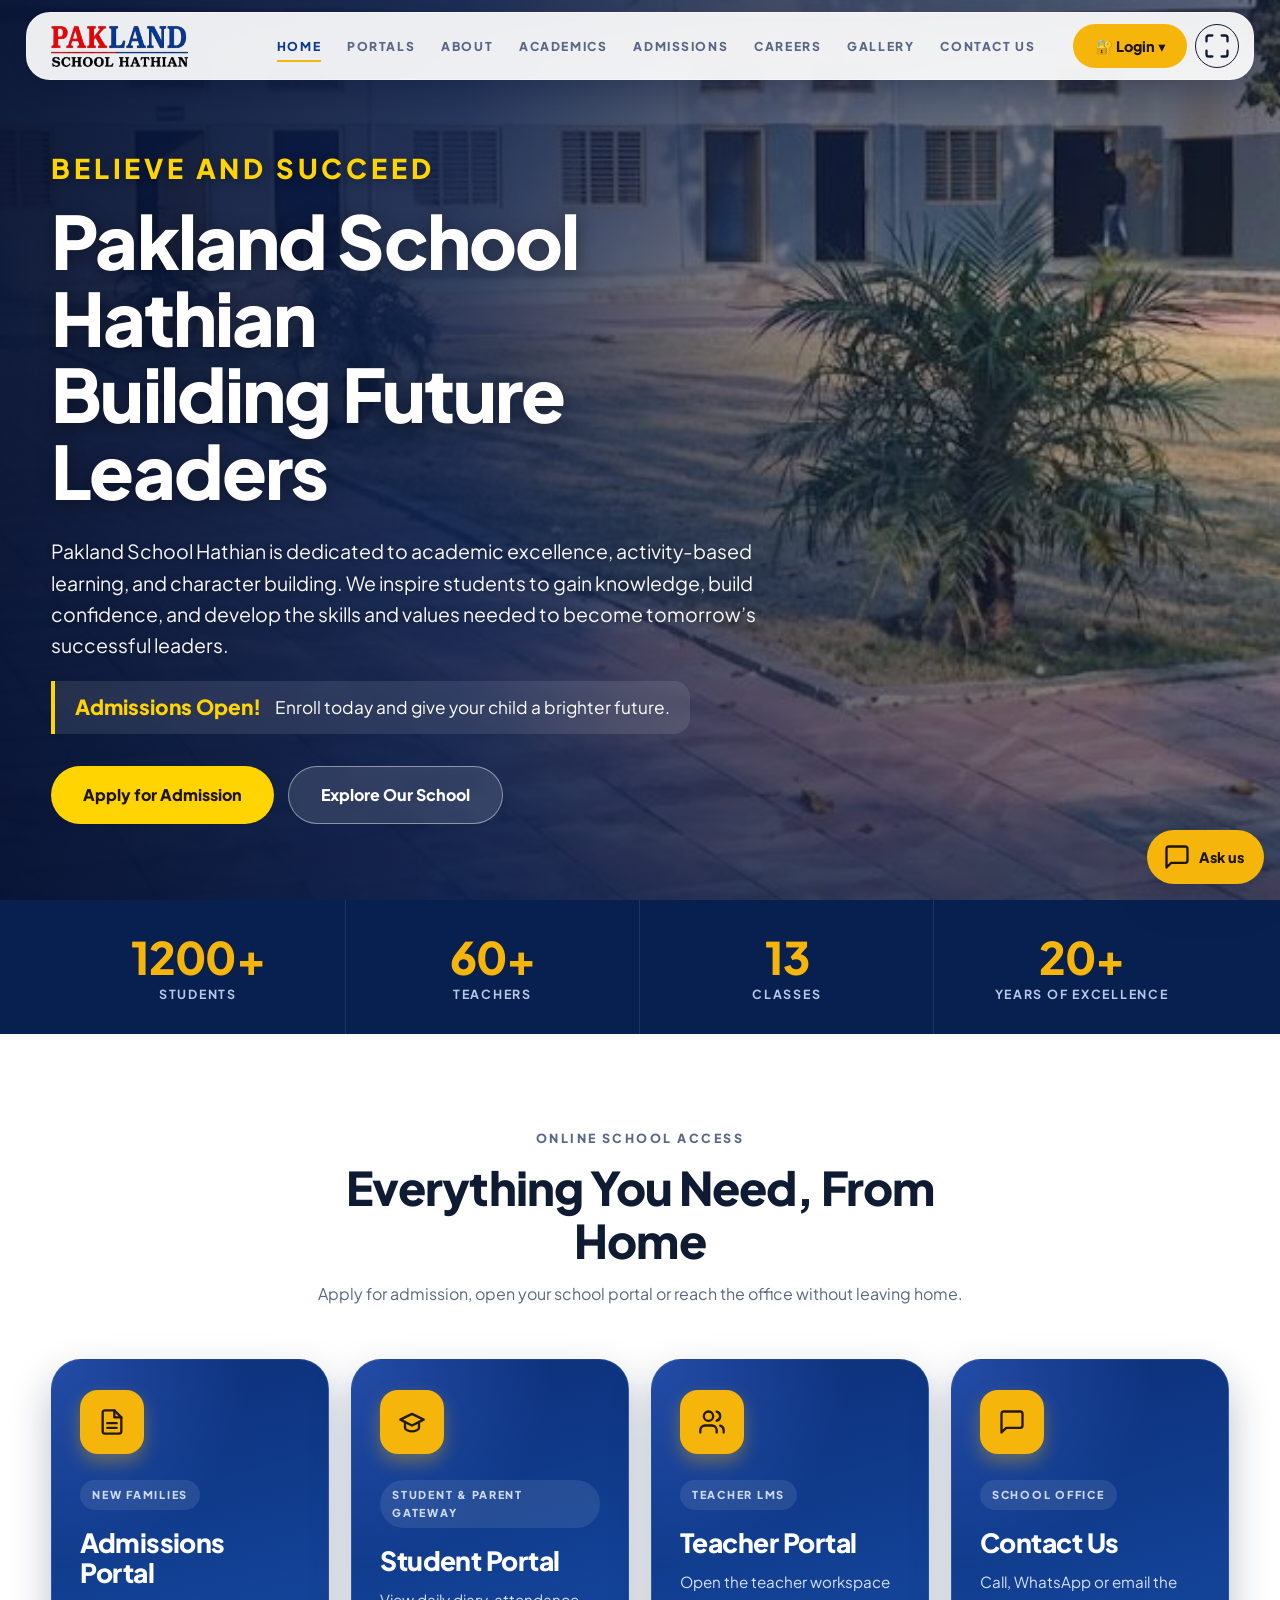
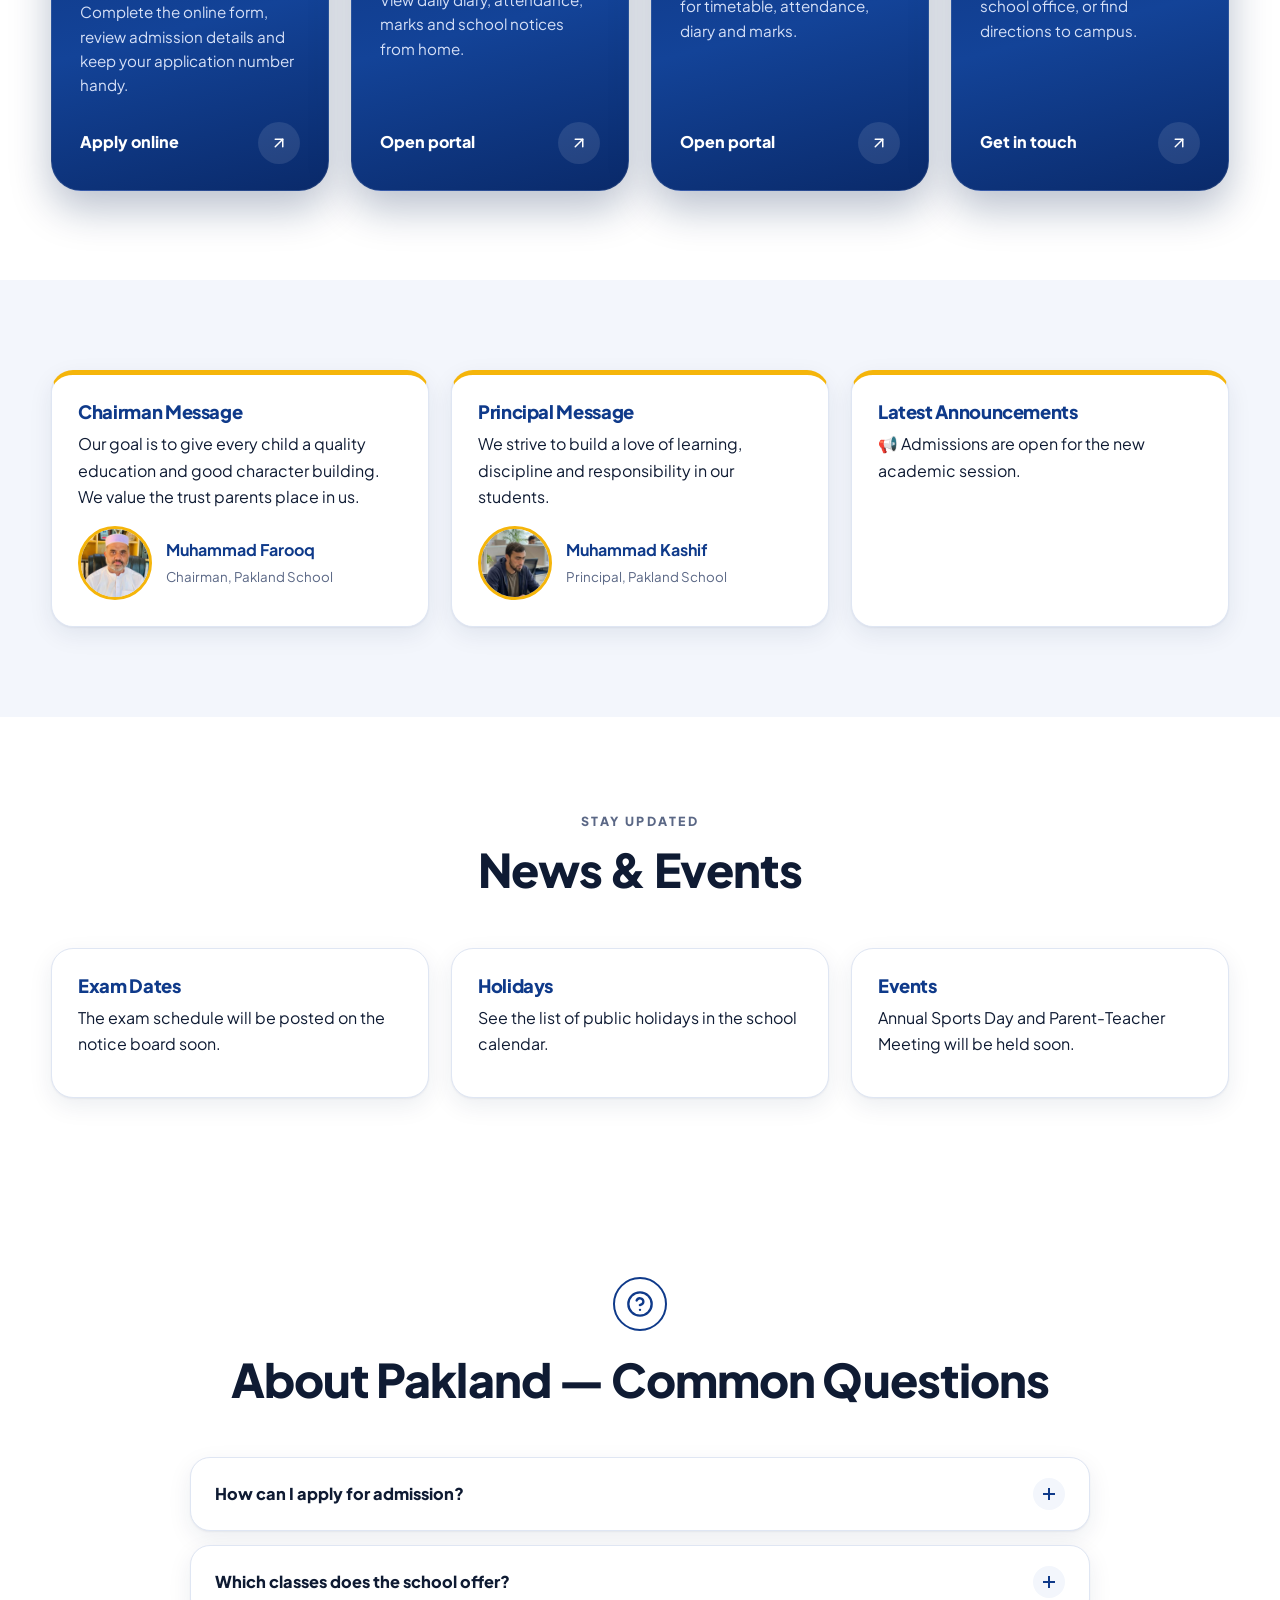
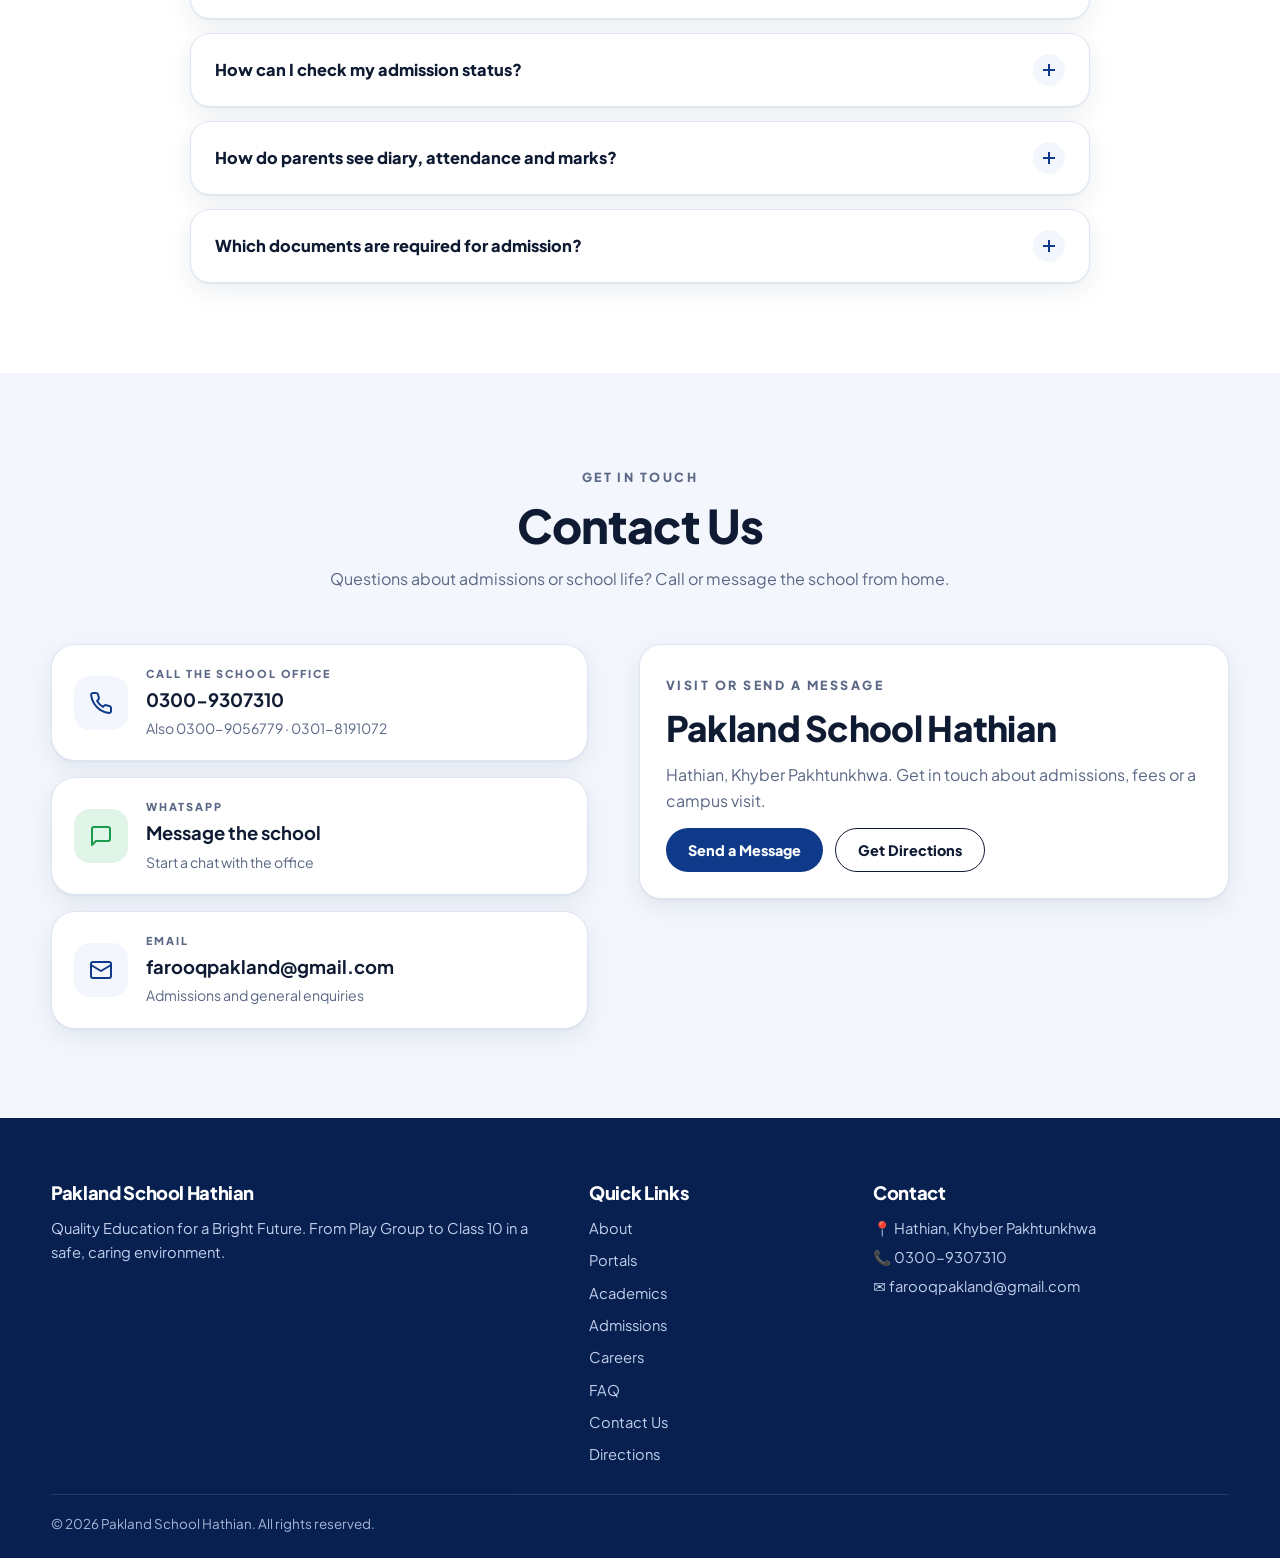
<file: index.html>
<!DOCTYPE html>
<html lang="en"><head><meta charset="utf-8">
<meta name="viewport" content="width=device-width, initial-scale=1, viewport-fit=cover">
<meta name="theme-color" content="#07204f">
<meta name="description" content="Pakland School Hathian - Quality education from Play Group to Class 10. Online admissions, student and teacher portals.">

<link rel="stylesheet" href="https://fonts.googleapis.com/css2?family=Plus+Jakarta+Sans:wght@400;500;600;700;800&family=Noto+Nastaliq+Urdu:wght@400;600&display=swap">
<title>Pakland School Hathian</title>
<link rel="stylesheet" href="assets/style.css">
</head><body>
<header class="top" id="top"><div class="bar"><a class="lg" href="index.html"><img src="assets/img2.png" alt="Pakland School Hathian"></a><button class="mb" id="mb" aria-label="Menu" aria-expanded="false" aria-controls="mn"><span></span><span></span><span></span></button><div class="menu" id="mn"><nav aria-label="Main"><a href="index.html" class="on" aria-current="page">Home</a><a href="#quick-access">Portals</a><a href="about.html">About</a><a href="academics.html">Academics</a><a href="admissions.html">Admissions</a><a href="careers.html">Careers</a><a href="gallery.html">Gallery</a><a href="#contact-us">Contact Us</a></nav><div class="acts"><div class="dd" id="dd"><button class="btn lgb" id="lgb" aria-expanded="false" aria-haspopup="true">🔐 Login ▾</button><div class="ddm"><button class="btn" onclick="pt('s')">🎓 Student Login</button><button class="btn g" onclick="pt('t')">👩‍🏫 Teacher Login</button><button class="btn g" onclick="lg(1)">🔐 Admin Login</button></div></div><button class="btn o fsb" id="fs" title="Full screen" aria-label="Full screen"><svg viewBox="0 0 24 24" width="28" height="28" fill="none" stroke="currentColor" stroke-width="2" stroke-linecap="round" stroke-linejoin="round" aria-hidden="true" width="18" height="18"><path d="M8 3H5a2 2 0 0 0-2 2v3M21 8V5a2 2 0 0 0-2-2h-3M3 16v3a2 2 0 0 0 2 2h3M16 21h3a2 2 0 0 0 2-2v-3"/></svg></button></div></div></div></header>

<main id="index">

<div class="hh"><div class="hin"><span class="hk" data-e="hk1">BELIEVE AND SUCCEED</span><h1><span data-e="hh1">Pakland School Hathian</span><span data-e="hh2">Building Future Leaders</span></h1><p class="hp" data-e="hp1">Pakland School Hathian is dedicated to academic excellence, activity-based learning, and character building. We inspire students to gain knowledge, build confidence, and develop the skills and values needed to become tomorrow’s successful leaders.</p><p class="ha"><b data-e="ha1">Admissions Open!</b><span data-e="ha2">Enroll today and give your child a brighter future.</span></p><div class="row"><a class="btn" href="admissions.html#application-form">Apply for Admission</a><a class="btn gh" href="about.html">Explore Our School</a></div></div></div>
<section class="stats"><div class="w">
<div class="stat"><b data-e="s1">1200+</b>Students</div><div class="stat"><b data-e="s2">60+</b>Teachers</div><div class="stat"><b data-e="s3">13</b>Classes</div><div class="stat"><b data-e="s4">20+</b>Years of Excellence</div></div></section>
<section id="quick-access"><div class="w"><div class="sh"><span class="ey">Online School Access</span><h2>Everything You Need, From Home</h2><p class="mut">Apply for admission, open your school portal or reach the office without leaving home.</p></div><div class="pg4">
<a class="pc" href="admissions.html#application-form"><span class="pi"><svg viewBox="0 0 24 24" width="28" height="28" fill="none" stroke="currentColor" stroke-width="2" stroke-linecap="round" stroke-linejoin="round" aria-hidden="true"><path d="M14 2H6a2 2 0 0 0-2 2v16a2 2 0 0 0 2 2h12a2 2 0 0 0 2-2V8z"/><path d="M14 2v6h6M8 13h8M8 17h8"/></svg></span><span class="tg">New families</span><b class="pt">Admissions Portal</b><span class="pd">Complete the online form, review admission details and keep your application number handy.</span><span class="pg"><span>Apply online</span><i><svg viewBox="0 0 24 24" width="18" height="18" fill="none" stroke="currentColor" stroke-width="2" stroke-linecap="round" stroke-linejoin="round" aria-hidden="true"><path d="M7 17 17 7"/><path d="M7 7h10v10"/></svg></i></span></a>
<button class="pc" type="button" onclick="pt('s')" aria-controls="pwrap"><span class="pi"><svg viewBox="0 0 24 24" width="28" height="28" fill="none" stroke="currentColor" stroke-width="2" stroke-linecap="round" stroke-linejoin="round" aria-hidden="true"><path d="M22 10 12 5 2 10l10 5 10-5z"/><path d="M6 12v5c0 1.5 3 3 6 3s6-1.5 6-3v-5"/></svg></span><span class="tg">Student &amp; Parent Gateway</span><b class="pt">Student Portal</b><span class="pd">View daily diary, attendance, marks and school notices from home.</span><span class="pg"><span>Open portal</span><i><svg viewBox="0 0 24 24" width="18" height="18" fill="none" stroke="currentColor" stroke-width="2" stroke-linecap="round" stroke-linejoin="round" aria-hidden="true"><path d="M7 17 17 7"/><path d="M7 7h10v10"/></svg></i></span></button>
<button class="pc" type="button" onclick="pt('t')" aria-controls="pwrap"><span class="pi"><svg viewBox="0 0 24 24" width="28" height="28" fill="none" stroke="currentColor" stroke-width="2" stroke-linecap="round" stroke-linejoin="round" aria-hidden="true"><path d="M16 21v-2a4 4 0 0 0-4-4H6a4 4 0 0 0-4 4v2"/><circle cx="9" cy="7" r="4"/><path d="M22 21v-2a4 4 0 0 0-3-3.87"/><path d="M16 3.13a4 4 0 0 1 0 7.75"/></svg></span><span class="tg">Teacher LMS</span><b class="pt">Teacher Portal</b><span class="pd">Open the teacher workspace for timetable, attendance, diary and marks.</span><span class="pg"><span>Open portal</span><i><svg viewBox="0 0 24 24" width="18" height="18" fill="none" stroke="currentColor" stroke-width="2" stroke-linecap="round" stroke-linejoin="round" aria-hidden="true"><path d="M7 17 17 7"/><path d="M7 7h10v10"/></svg></i></span></button>
<a class="pc" href="#contact-us"><span class="pi"><svg viewBox="0 0 24 24" width="28" height="28" fill="none" stroke="currentColor" stroke-width="2" stroke-linecap="round" stroke-linejoin="round" aria-hidden="true"><path d="M21 15a2 2 0 0 1-2 2H7l-4 4V5a2 2 0 0 1 2-2h14a2 2 0 0 1 2 2z"/></svg></span><span class="tg">School Office</span><b class="pt">Contact Us</b><span class="pd">Call, WhatsApp or email the school office, or find directions to campus.</span><span class="pg"><span>Get in touch</span><i><svg viewBox="0 0 24 24" width="18" height="18" fill="none" stroke="currentColor" stroke-width="2" stroke-linecap="round" stroke-linejoin="round" aria-hidden="true"><path d="M7 17 17 7"/><path d="M7 7h10v10"/></svg></i></span></a>
</div></div></section>
<section class="alt"><div class="w grid">
<div class="card k"><h3>Chairman Message</h3><p data-e="ch">Our goal is to give every child a quality education and good character building. We value the trust parents place in us.</p><div class="pf"><img src="assets/img3.jpg" alt="Muhammad Farooq, Chairman"><div><b>Muhammad Farooq</b><small class="mut">Chairman, Pakland School</small></div></div></div>
<div class="card k"><h3>Principal Message</h3><p data-e="pr">We strive to build a love of learning, discipline and responsibility in our students.</p><div class="pf"><img src="assets/img4.jpg" alt="Muhammad Kashif, Principal"><div><b>Muhammad Kashif</b><small class="mut">Principal, Pakland School</small></div></div></div>
<div class="card k"><h3>Latest Announcements</h3><div id="ann"></div></div></div></section>
<section id="news"><div class="w"><div class="sh"><span class="ey">Stay Updated</span><h2>News &amp; Events</h2></div><div class="grid">
<div class="card"><h3>Exam Dates</h3><p data-e="n1">The exam schedule will be posted on the notice board soon.</p></div>
<div class="card"><h3>Holidays</h3><p data-e="n2">See the list of public holidays in the school calendar.</p></div>
<div class="card"><h3>Events</h3><p data-e="n3">Annual Sports Day and Parent-Teacher Meeting will be held soon.</p></div></div></div></section>
<section id="faq"><div class="w"><div class="sh"><span class="qi"><svg viewBox="0 0 24 24" width="28" height="28" fill="none" stroke="currentColor" stroke-width="2" stroke-linecap="round" stroke-linejoin="round" aria-hidden="true" width="26" height="26"><circle cx="12" cy="12" r="10"/><path d="M9.1 9a3 3 0 0 1 5.8 1c0 2-3 3-3 3"/><path d="M12 17h.01"/></svg></span><h2>About Pakland &mdash; Common Questions</h2></div><div class="faq"><details class="fq"><summary>How can I apply for admission?<i></i></summary><p data-e="f1">Open the Admissions Portal from the home page, complete the online form and save your Application Number. Follow the school&apos;s instructions for any next steps.</p></details><details class="fq"><summary>Which classes does the school offer?<i></i></summary><p data-e="f2">Pakland School Hathian offers classes from Play Group to Class 10.</p></details><details class="fq"><summary>How can I check my admission status?<i></i></summary><p data-e="f3">Enter your Application Number (for example PKL-2026-0001) in the Check Admission Status box in the Admissions section.</p></details><details class="fq"><summary>How do parents see diary, attendance and marks?<i></i></summary><p data-e="f4">Use Student Login from the menu. The student portal shows the daily diary, attendance, marks and school notices.</p></details><details class="fq"><summary>Which documents are required for admission?<i></i></summary><p data-e="f5">A copy of the B-Form, the father's CNIC, the previous school result and photographs.</p></details></div></div></section>
<section id="contact-us" class="alt"><div class="w"><div class="sh"><span class="ey">Get in touch</span><h2>Contact Us</h2><p class="mut">Questions about admissions or school life? Call or message the school from home.</p></div><div class="cg2"><div class="cl">
<a class="cc" href="tel:+923009307310"><span class="ci2"><svg viewBox="0 0 24 24" width="24" height="24" fill="none" stroke="currentColor" stroke-width="2" stroke-linecap="round" stroke-linejoin="round" aria-hidden="true"><path d="M22 16.9v3a2 2 0 0 1-2.2 2 19.8 19.8 0 0 1-8.6-3.1 19.5 19.5 0 0 1-6-6A19.8 19.8 0 0 1 2.1 4.2 2 2 0 0 1 4.1 2h3a2 2 0 0 1 2 1.7c.1 1 .4 1.9.7 2.8a2 2 0 0 1-.5 2.1L8.1 9.9a16 16 0 0 0 6 6l1.3-1.3a2 2 0 0 1 2.1-.4c.9.3 1.8.6 2.8.7a2 2 0 0 1 1.7 2z"/></svg></span><span><small>Call the school office</small><b>0300-9307310</b><em>Also 0300-9056779 &middot; 0301-8191072</em></span></a>
<a class="cc" href="https://wa.me/923009307310" target="_blank" rel="noopener noreferrer"><span class="ci2 wa"><svg viewBox="0 0 24 24" width="24" height="24" fill="none" stroke="currentColor" stroke-width="2" stroke-linecap="round" stroke-linejoin="round" aria-hidden="true"><path d="M21 15a2 2 0 0 1-2 2H7l-4 4V5a2 2 0 0 1 2-2h14a2 2 0 0 1 2 2z"/></svg></span><span><small>WhatsApp</small><b>Message the school</b><em>Start a chat with the office</em></span></a>
<a class="cc" href="mailto:farooqpakland@gmail.com"><span class="ci2"><svg viewBox="0 0 24 24" width="24" height="24" fill="none" stroke="currentColor" stroke-width="2" stroke-linecap="round" stroke-linejoin="round" aria-hidden="true"><rect x="2" y="4" width="20" height="16" rx="2"/><path d="m22 7-10 6L2 7"/></svg></span><span><small>Email</small><b>farooqpakland@gmail.com</b><em>Admissions and general enquiries</em></span></a>
</div><div class="card"><span class="ey">Visit or send a message</span><h3 class="lc">Pakland School Hathian</h3><p class="mut">Hathian, Khyber Pakhtunkhwa. Get in touch about admissions, fees or a campus visit.</p><div class="row"><a class="btn g" href="contact.html#cfm">Send a Message</a><a class="btn o" href="https://www.google.com/maps/dir/?api=1&amp;destination=Pakland+School+Hathian%2C+Khyber+Pakhtunkhwa%2C+Pakistan" target="_blank" rel="noopener noreferrer">Get Directions</a></div></div></div></div></section>

</main>

<footer><div class="w"><div class="fg"><div><h3>Pakland School Hathian</h3><p>Quality Education for a Bright Future. From Play Group to Class 10 in a safe, caring environment.</p></div><div><h3>Quick Links</h3><div class="fl"><a href="about.html">About</a><a href="#quick-access">Portals</a><a href="academics.html">Academics</a><a href="admissions.html#application-form">Admissions</a><a href="careers.html">Careers</a><a href="index.html#faq">FAQ</a><a href="#contact-us">Contact Us</a><a href="https://www.google.com/maps/dir/?api=1&amp;destination=Pakland+School+Hathian%2C+Khyber+Pakhtunkhwa%2C+Pakistan" target="_blank" rel="noopener">Directions</a></div></div><div><h3>Contact</h3><p>📍 <a href="https://www.google.com/maps/search/?api=1&amp;query=Pakland+School+Hathian%2C+Khyber+Pakhtunkhwa%2C+Pakistan" target="_blank" rel="noopener">Hathian, Khyber Pakhtunkhwa</a></p><p>📞 <a href="tel:+923009307310">0300-9307310</a></p><p>✉️ <a href="mailto:farooqpakland@gmail.com">farooqpakland@gmail.com</a></p></div></div><div class="fc">© 2026 Pakland School Hathian. All rights reserved.</div></div></footer>
<div class="cb" id="cb" role="dialog" aria-label="Pakland School assistant">
<div class="cb-h"><span class="cb-av"><svg viewBox="0 0 24 24" width="22" height="22" fill="none" stroke="currentColor" stroke-width="2" stroke-linecap="round" stroke-linejoin="round"><path d="M22 10 12 5 2 10l10 5 10-5z"/><path d="M6 12v5c0 1.5 3 3 6 3s6-1.5 6-3v-5"/></svg></span><div><b>Pakland Assistant</b><small>Ask anything about the school</small></div><button type="button" class="cb-x" id="cbx" aria-label="Close chat">&times;</button></div>
<div class="cb-m" id="cbm" aria-live="polite"></div>
<div class="cb-chips"><button type="button" class="cb-chip" data-q="How to apply for admission?">Admission</button><button type="button" class="cb-chip" data-q="Fee structure">Fees</button><button type="button" class="cb-chip" data-q="Documents required">Documents</button><button type="button" class="cb-chip" data-q="Contact number">Contact</button><button type="button" class="cb-chip" data-q="Facilities">Facilities</button></div>
<form class="cb-f" id="cbf"><input id="cbi" placeholder="Type your question..." autocomplete="off" aria-label="Your question"><button class="cb-s" aria-label="Send"><svg viewBox="0 0 24 24" width="20" height="20" fill="none" stroke="currentColor" stroke-width="2.2" stroke-linecap="round" stroke-linejoin="round"><path d="M22 2 11 13"/><path d="M22 2 15 22l-4-9-9-4z"/></svg></button></form>
</div>
<div class="eb"><button type="button" class="btn fab" id="cbt" aria-label="Chat with us" aria-expanded="false"><svg viewBox="0 0 24 24" width="28" height="28" fill="none" stroke="currentColor" stroke-width="2" stroke-linecap="round" stroke-linejoin="round" aria-hidden="true" width="22" height="22"><path d="M21 15a2 2 0 0 1-2 2H7l-4 4V5a2 2 0 0 1 2-2h14a2 2 0 0 1 2 2z"/></svg><span>Ask us</span></button></div>

<div class="md" id="lm"><form class="card" id="lf"><h3 style="margin:0">Admin Login</h3><label>Username<input id="lu" autocomplete="username" required></label><label>Password<input id="lp" type="password" autocomplete="current-password" required></label><div id="le" style="color:var(--red);font-weight:700"></div><div style="display:flex;gap:8px"><button class="btn g">Login</button><button type="button" class="btn o" onclick="lm(0)">Cancel</button></div></form></div>
<div class="md" id="cmd" style="z-index:200"><form class="card" id="cf"><h3 style="margin:0">Change Password</h3><label>Current Password<input id="cp0" type="password" required></label><label>New Password (min 4)<input id="cp1" type="password" minlength="4" required></label><label>Confirm New Password<input id="cp2" type="password" minlength="4" required></label><div id="ce" style="font-weight:700"></div><div style="display:flex;gap:8px"><button class="btn g">Update</button><button type="button" class="btn o" onclick="cm(0)">Cancel</button></div></form></div>
<div id="erpwrap" class="pw" style="display:none">
<div class="pb"><b>Pakland School - Admin Panel</b><span><button class="btn s" onclick="cm(1)">🔑 Password</button><button class="btn s o" onclick="lo()">Logout</button></span></div>
<iframe id="erpf" title="Admin Panel"></iframe></div>


<div id="pwrap" class="pw" style="display:none">
<div class="pb"><b id="ptt">Portal</b><button class="btn s o" onclick="pt(0)">← Back to Website</button></div>
<iframe id="pf" title="Portal"></iframe></div>

<script src="assets/app.js"></script>
</body></html>
</file>
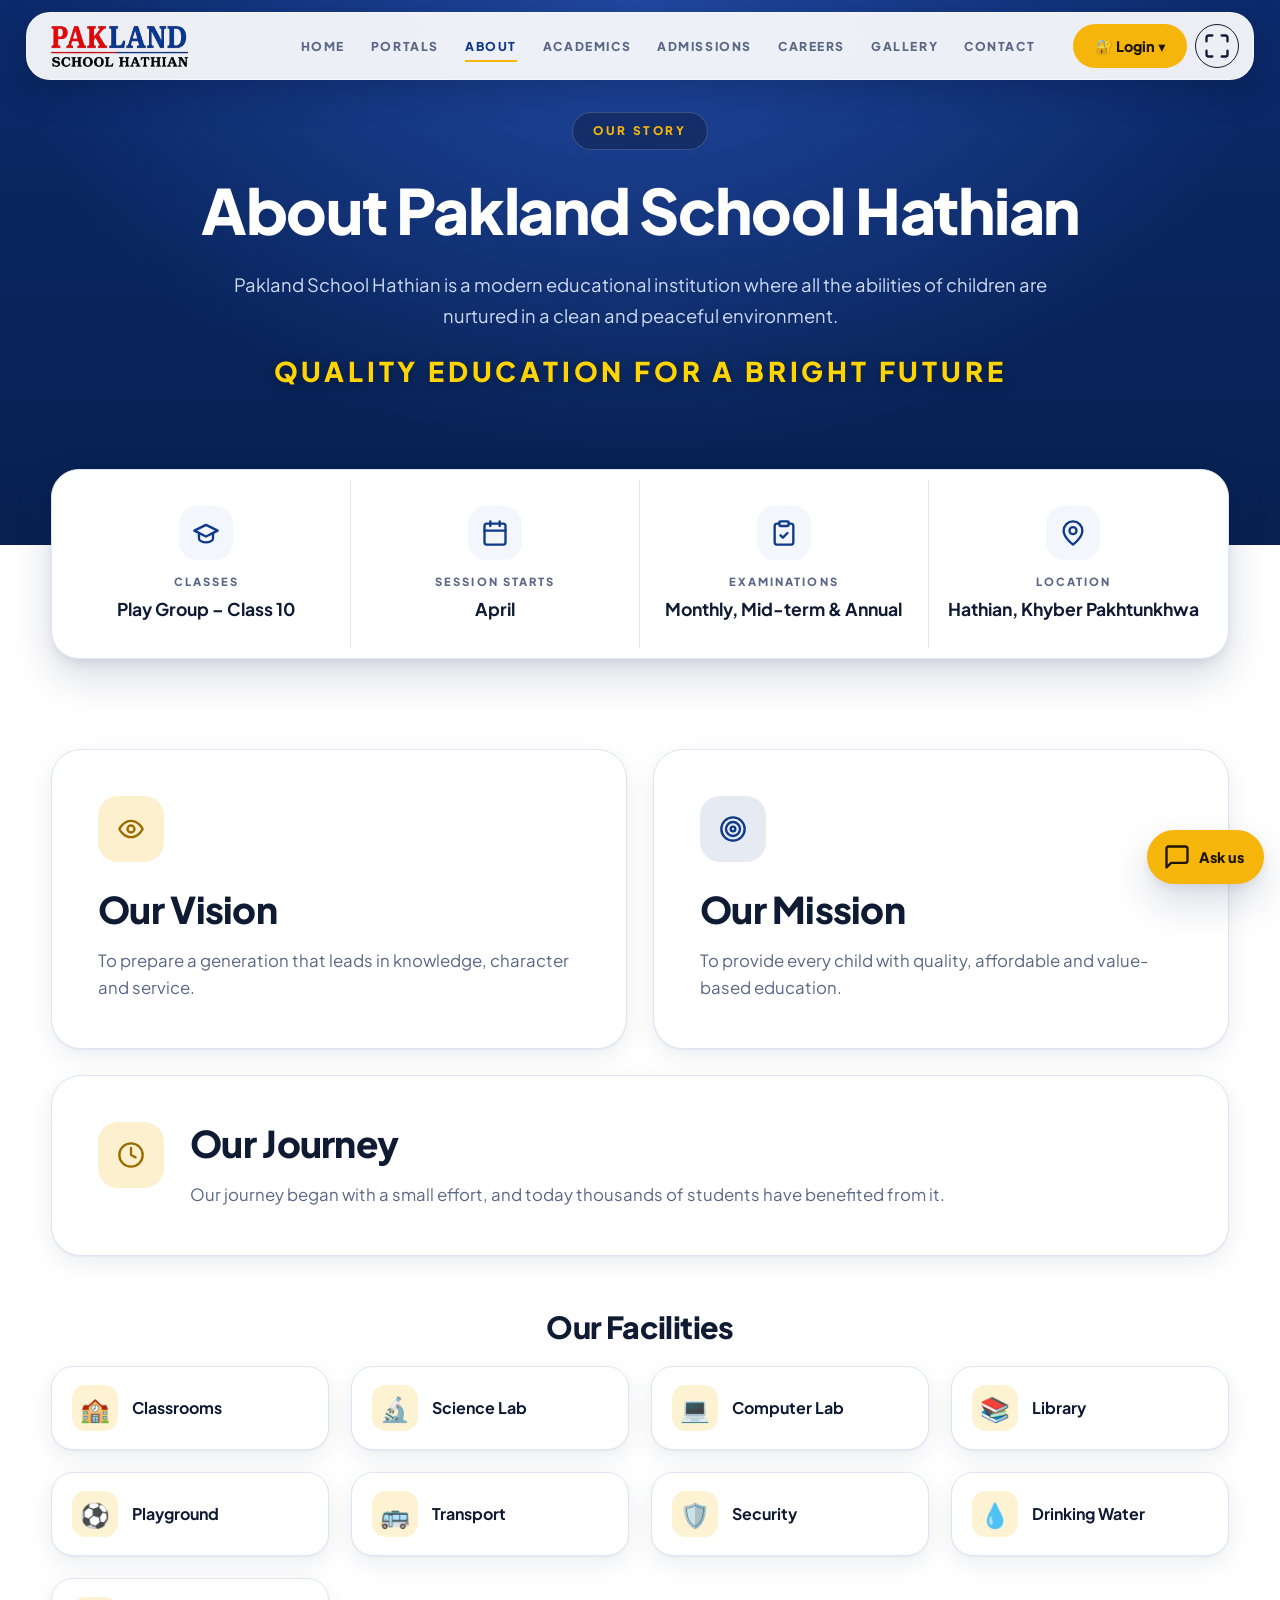
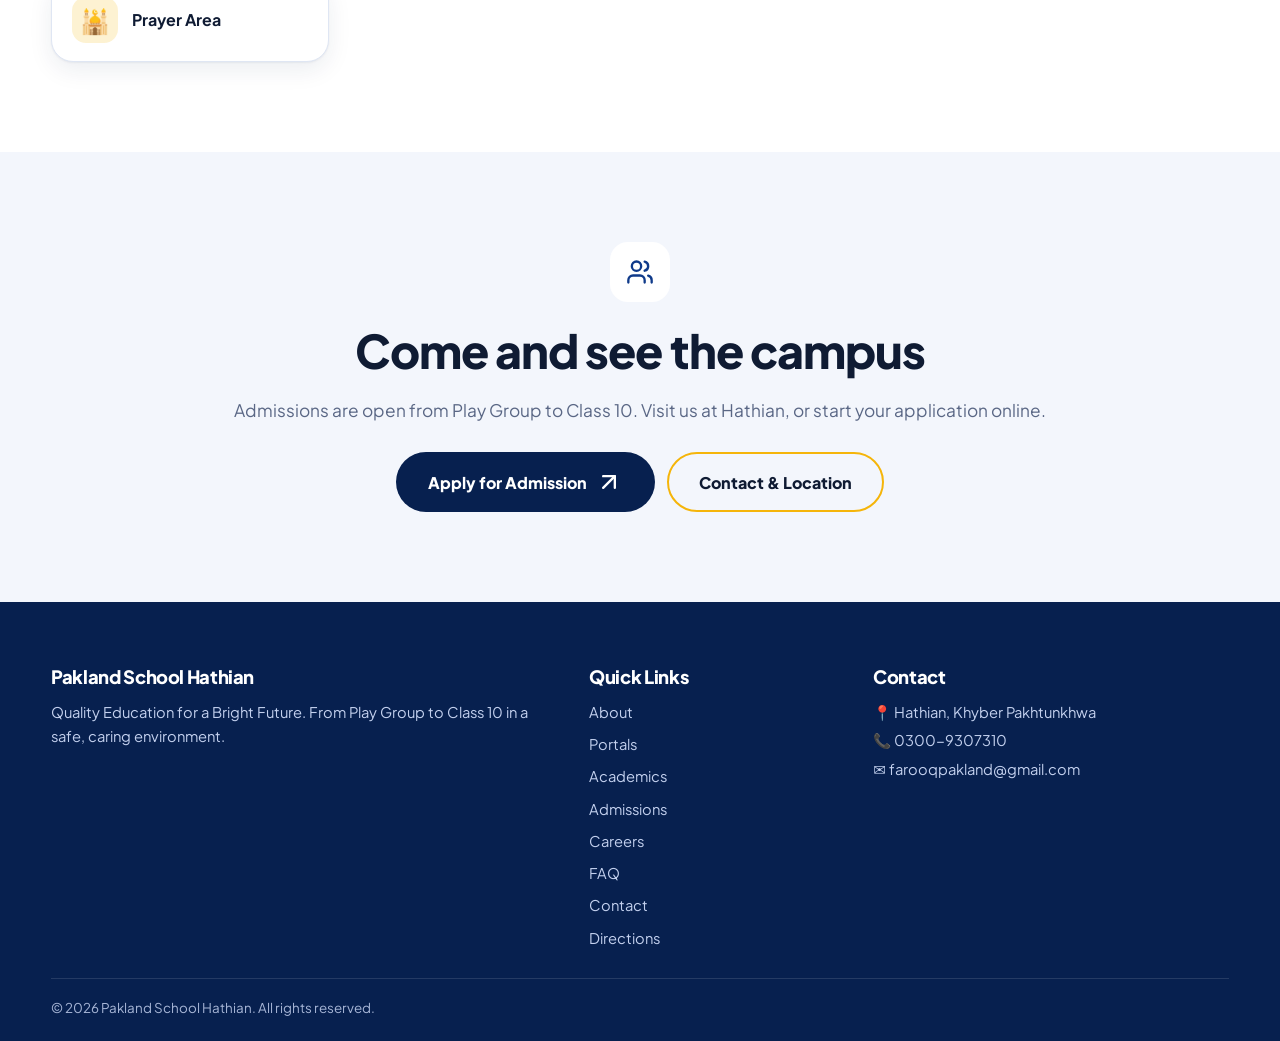
<file: about.html>
<!DOCTYPE html>
<html lang="en"><head><meta charset="utf-8">
<meta name="viewport" content="width=device-width, initial-scale=1, viewport-fit=cover">
<meta name="theme-color" content="#07204f">
<meta name="description" content="Pakland School Hathian - Quality education from Play Group to Class 10. Online admissions, student and teacher portals.">

<link rel="stylesheet" href="https://fonts.googleapis.com/css2?family=Plus+Jakarta+Sans:wght@400;500;600;700;800&family=Noto+Nastaliq+Urdu:wght@400;600&display=swap">
<title>About - Pakland School Hathian</title>
<link rel="stylesheet" href="assets/style.css">
</head><body>
<header class="top" id="top"><div class="bar"><a class="lg" href="index.html"><img src="assets/img2.png" alt="Pakland School Hathian"></a><button class="mb" id="mb" aria-label="Menu" aria-expanded="false" aria-controls="mn"><span></span><span></span><span></span></button><div class="menu" id="mn"><nav aria-label="Main"><a href="index.html">Home</a><a href="portals.html">Portals</a><a href="about.html" class="on" aria-current="page">About</a><a href="academics.html">Academics</a><a href="admissions.html">Admissions</a><a href="careers.html">Careers</a><a href="gallery.html">Gallery</a><a href="contact.html">Contact</a></nav><div class="acts"><div class="dd" id="dd"><button class="btn lgb" id="lgb" aria-expanded="false" aria-haspopup="true">🔐 Login ▾</button><div class="ddm"><button class="btn" onclick="pt('s')">🎓 Student Login</button><button class="btn g" onclick="pt('t')">👩‍🏫 Teacher Login</button><button class="btn g" onclick="lg(1)">🔐 Admin Login</button></div></div><button class="btn o fsb" id="fs" title="Full screen" aria-label="Full screen"><svg viewBox="0 0 24 24" width="28" height="28" fill="none" stroke="currentColor" stroke-width="2" stroke-linecap="round" stroke-linejoin="round" aria-hidden="true" width="18" height="18"><path d="M8 3H5a2 2 0 0 0-2 2v3M21 8V5a2 2 0 0 0-2-2h-3M3 16v3a2 2 0 0 0 2 2h3M16 21h3a2 2 0 0 0 2-2v-3"/></svg></button></div></div></div></header>

<main id="about">
<div id="about">
<section class="abh"><div class="w"><span class="pill" data-e="s4b">Our Story</span><h2 class="abt">About Pakland School Hathian</h2>
<p data-e="ab">Pakland School Hathian is a modern educational institution where all the abilities of children are nurtured in a clean and peaceful environment.</p>
<span class="hk">Quality Education for a Bright Future</span></div></section>
<section class="facts"><div class="w"><div class="in"><div class="fx"><span class="fi2"><svg viewBox="0 0 24 24" width="28" height="28" fill="none" stroke="currentColor" stroke-width="2" stroke-linecap="round" stroke-linejoin="round" aria-hidden="true"><path d="M22 10 12 5 2 10l10 5 10-5z"/><path d="M6 12v5c0 1.5 3 3 6 3s6-1.5 6-3v-5"/></svg></span><small>Classes</small><b>Play Group – Class 10</b></div><div class="fx"><span class="fi2"><svg viewBox="0 0 24 24" width="28" height="28" fill="none" stroke="currentColor" stroke-width="2" stroke-linecap="round" stroke-linejoin="round" aria-hidden="true"><rect x="3" y="4" width="18" height="18" rx="2"/><path d="M16 2v4M8 2v4M3 10h18"/></svg></span><small>Session Starts</small><b>April</b></div><div class="fx"><span class="fi2"><svg viewBox="0 0 24 24" width="28" height="28" fill="none" stroke="currentColor" stroke-width="2" stroke-linecap="round" stroke-linejoin="round" aria-hidden="true"><rect x="8" y="2" width="8" height="4" rx="1"/><path d="M16 4h2a2 2 0 0 1 2 2v14a2 2 0 0 1-2 2H6a2 2 0 0 1-2-2V6a2 2 0 0 1 2-2h2"/><path d="m9 14 2 2 4-4"/></svg></span><small>Examinations</small><b>Monthly, Mid-term &amp; Annual</b></div><div class="fx"><span class="fi2"><svg viewBox="0 0 24 24" width="28" height="28" fill="none" stroke="currentColor" stroke-width="2" stroke-linecap="round" stroke-linejoin="round" aria-hidden="true"><path d="M20 10c0 6-8 12-8 12S4 16 4 10a8 8 0 0 1 16 0z"/><circle cx="12" cy="10" r="3"/></svg></span><small>Location</small><b>Hathian, Khyber Pakhtunkhwa</b></div></div></div></section>
<section style="padding-top:clamp(20px,3vw,40px)"><div class="w"><div class="vm">
<div class="vc"><span class="vt a"><svg viewBox="0 0 24 24" width="28" height="28" fill="none" stroke="currentColor" stroke-width="2" stroke-linecap="round" stroke-linejoin="round" aria-hidden="true" width="30" height="30"><path d="M2 12s3.5-7 10-7 10 7 10 7-3.5 7-10 7S2 12 2 12z"/><circle cx="12" cy="12" r="3"/></svg></span><h3>Our Vision</h3><p data-e="vi">To prepare a generation that leads in knowledge, character and service.</p></div>
<div class="vc"><span class="vt b"><svg viewBox="0 0 24 24" width="28" height="28" fill="none" stroke="currentColor" stroke-width="2" stroke-linecap="round" stroke-linejoin="round" aria-hidden="true" width="30" height="30"><circle cx="12" cy="12" r="10"/><circle cx="12" cy="12" r="6"/><circle cx="12" cy="12" r="2"/></svg></span><h3>Our Mission</h3><p data-e="mi">To provide every child with quality, affordable and value-based education.</p></div>
<div class="vc wide"><span class="vt a"><svg viewBox="0 0 24 24" width="28" height="28" fill="none" stroke="currentColor" stroke-width="2" stroke-linecap="round" stroke-linejoin="round" aria-hidden="true" width="30" height="30"><circle cx="12" cy="12" r="10"/><path d="M12 6v6l4 2"/></svg></span><div><h3>Our Journey</h3><p data-e="hi">Our journey began with a small effort, and today thousands of students have benefited from it.</p></div></div></div>
<h3 class="fh">Our Facilities</h3>
<div class="grid"><div class="card fac"><span class="fi">🏫</span>Classrooms</div><div class="card fac"><span class="fi">🔬</span>Science Lab</div><div class="card fac"><span class="fi">💻</span>Computer Lab</div><div class="card fac"><span class="fi">📚</span>Library</div><div class="card fac"><span class="fi">⚽</span>Playground</div><div class="card fac"><span class="fi">🚌</span>Transport</div><div class="card fac"><span class="fi">🛡️</span>Security</div><div class="card fac"><span class="fi">💧</span>Drinking Water</div><div class="card fac"><span class="fi">🕌</span>Prayer Area</div></div></div></section>
<section class="alt"><div class="w"><div class="cta"><span class="ct"><svg viewBox="0 0 24 24" width="28" height="28" fill="none" stroke="currentColor" stroke-width="2" stroke-linecap="round" stroke-linejoin="round" aria-hidden="true" width="28" height="28"><path d="M16 21v-2a4 4 0 0 0-4-4H6a4 4 0 0 0-4 4v2"/><circle cx="9" cy="7" r="4"/><path d="M22 21v-2a4 4 0 0 0-3-3.87"/><path d="M16 3.13a4 4 0 0 1 0 7.75"/></svg></span><h2>Come and see the campus</h2>
<p class="mut" style="font-size:1.08rem;margin-bottom:28px">Admissions are open from Play Group to Class 10. Visit us at Hathian, or start your application online.</p>
<div class="row"><a class="btn nv" href="admissions.html">Apply for Admission <svg viewBox="0 0 24 24" width="28" height="28" fill="none" stroke="currentColor" stroke-width="2" stroke-linecap="round" stroke-linejoin="round" aria-hidden="true" width="18" height="18"><path d="M7 17 17 7"/><path d="M7 7h10v10"/></svg></a><a class="btn gl" href="contact.html">Contact &amp; Location</a></div></div></div></section></div>


</main>

<footer><div class="w"><div class="fg"><div><h3>Pakland School Hathian</h3><p>Quality Education for a Bright Future. From Play Group to Class 10 in a safe, caring environment.</p></div><div><h3>Quick Links</h3><div class="fl"><a href="about.html">About</a><a href="portals.html">Portals</a><a href="academics.html">Academics</a><a href="admissions.html">Admissions</a><a href="careers.html">Careers</a><a href="index.html#faq">FAQ</a><a href="contact.html">Contact</a><a href="https://www.google.com/maps/dir/?api=1&amp;destination=Pakland+School+Hathian%2C+Khyber+Pakhtunkhwa%2C+Pakistan" target="_blank" rel="noopener">Directions</a></div></div><div><h3>Contact</h3><p>📍 <a href="https://www.google.com/maps/search/?api=1&amp;query=Pakland+School+Hathian%2C+Khyber+Pakhtunkhwa%2C+Pakistan" target="_blank" rel="noopener">Hathian, Khyber Pakhtunkhwa</a></p><p>📞 <a href="tel:+923009307310">0300-9307310</a></p><p>✉️ <a href="mailto:farooqpakland@gmail.com">farooqpakland@gmail.com</a></p></div></div><div class="fc">© 2026 Pakland School Hathian. All rights reserved.</div></div></footer>
<div class="cb" id="cb" role="dialog" aria-label="Pakland School assistant">
<div class="cb-h"><span class="cb-av"><svg viewBox="0 0 24 24" width="22" height="22" fill="none" stroke="currentColor" stroke-width="2" stroke-linecap="round" stroke-linejoin="round"><path d="M22 10 12 5 2 10l10 5 10-5z"/><path d="M6 12v5c0 1.5 3 3 6 3s6-1.5 6-3v-5"/></svg></span><div><b>Pakland Assistant</b><small>Ask anything about the school</small></div><button type="button" class="cb-x" id="cbx" aria-label="Close chat">&times;</button></div>
<div class="cb-m" id="cbm" aria-live="polite"></div>
<div class="cb-chips"><button type="button" class="cb-chip" data-q="How to apply for admission?">Admission</button><button type="button" class="cb-chip" data-q="Fee structure">Fees</button><button type="button" class="cb-chip" data-q="Documents required">Documents</button><button type="button" class="cb-chip" data-q="Contact number">Contact</button><button type="button" class="cb-chip" data-q="Facilities">Facilities</button></div>
<form class="cb-f" id="cbf"><input id="cbi" placeholder="Type your question..." autocomplete="off" aria-label="Your question"><button class="cb-s" aria-label="Send"><svg viewBox="0 0 24 24" width="20" height="20" fill="none" stroke="currentColor" stroke-width="2.2" stroke-linecap="round" stroke-linejoin="round"><path d="M22 2 11 13"/><path d="M22 2 15 22l-4-9-9-4z"/></svg></button></form>
</div>
<div class="eb"><button type="button" class="btn fab" id="cbt" aria-label="Chat with us" aria-expanded="false"><svg viewBox="0 0 24 24" width="28" height="28" fill="none" stroke="currentColor" stroke-width="2" stroke-linecap="round" stroke-linejoin="round" aria-hidden="true" width="22" height="22"><path d="M21 15a2 2 0 0 1-2 2H7l-4 4V5a2 2 0 0 1 2-2h14a2 2 0 0 1 2 2z"/></svg><span>Ask us</span></button></div>

<div class="md" id="lm"><form class="card" id="lf"><h3 style="margin:0">Admin Login</h3><label>Username<input id="lu" autocomplete="username" required></label><label>Password<input id="lp" type="password" autocomplete="current-password" required></label><div id="le" style="color:var(--red);font-weight:700"></div><div style="display:flex;gap:8px"><button class="btn g">Login</button><button type="button" class="btn o" onclick="lm(0)">Cancel</button></div></form></div>
<div class="md" id="cmd" style="z-index:200"><form class="card" id="cf"><h3 style="margin:0">Change Password</h3><label>Current Password<input id="cp0" type="password" required></label><label>New Password (min 4)<input id="cp1" type="password" minlength="4" required></label><label>Confirm New Password<input id="cp2" type="password" minlength="4" required></label><div id="ce" style="font-weight:700"></div><div style="display:flex;gap:8px"><button class="btn g">Update</button><button type="button" class="btn o" onclick="cm(0)">Cancel</button></div></form></div>
<div id="erpwrap" class="pw" style="display:none">
<div class="pb"><b>Pakland School - Admin Panel</b><span><button class="btn s" onclick="cm(1)">🔑 Password</button><button class="btn s o" onclick="lo()">Logout</button></span></div>
<iframe id="erpf" title="Admin Panel"></iframe></div>


<div id="pwrap" class="pw" style="display:none">
<div class="pb"><b id="ptt">Portal</b><button class="btn s o" onclick="pt(0)">← Back to Website</button></div>
<iframe id="pf" title="Portal"></iframe></div>

<script src="assets/app.js"></script>
</body></html>
</file>
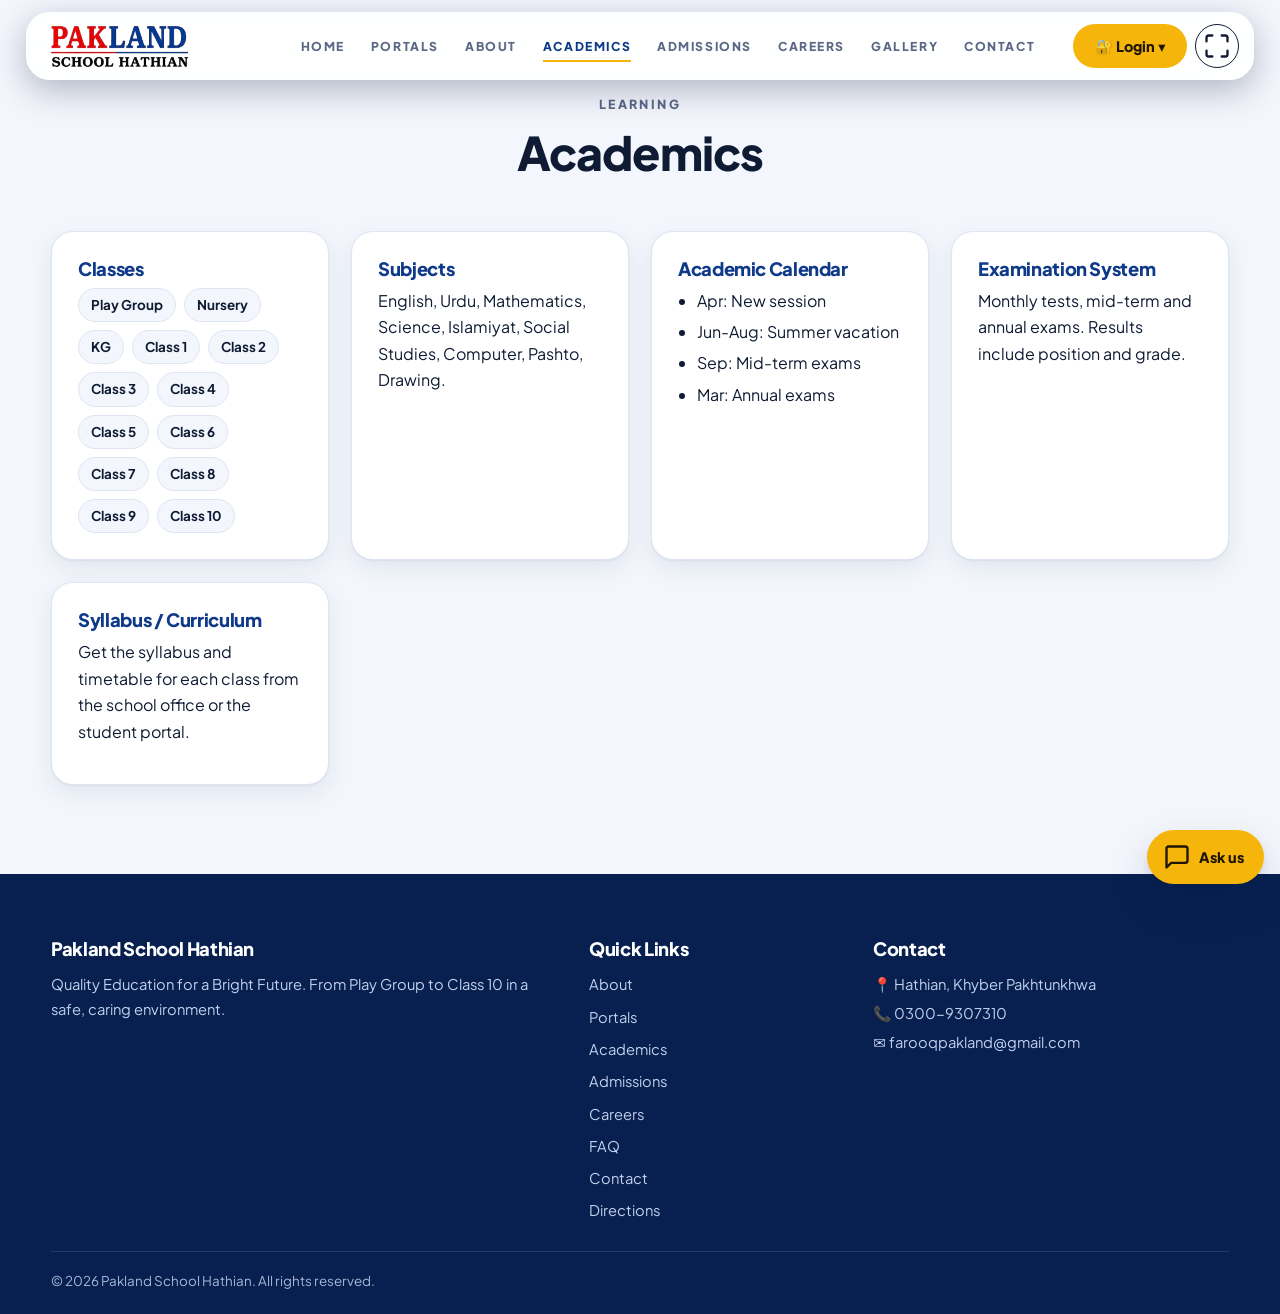
<file: academics.html>
<!DOCTYPE html>
<html lang="en"><head><meta charset="utf-8">
<meta name="viewport" content="width=device-width, initial-scale=1, viewport-fit=cover">
<meta name="theme-color" content="#07204f">
<meta name="description" content="Pakland School Hathian - Quality education from Play Group to Class 10. Online admissions, student and teacher portals.">

<link rel="stylesheet" href="https://fonts.googleapis.com/css2?family=Plus+Jakarta+Sans:wght@400;500;600;700;800&family=Noto+Nastaliq+Urdu:wght@400;600&display=swap">
<title>Academics - Pakland School Hathian</title>
<link rel="stylesheet" href="assets/style.css">
</head><body>
<header class="top" id="top"><div class="bar"><a class="lg" href="index.html"><img src="assets/img2.png" alt="Pakland School Hathian"></a><button class="mb" id="mb" aria-label="Menu" aria-expanded="false" aria-controls="mn"><span></span><span></span><span></span></button><div class="menu" id="mn"><nav aria-label="Main"><a href="index.html">Home</a><a href="portals.html">Portals</a><a href="about.html">About</a><a href="academics.html" class="on" aria-current="page">Academics</a><a href="admissions.html">Admissions</a><a href="careers.html">Careers</a><a href="gallery.html">Gallery</a><a href="contact.html">Contact</a></nav><div class="acts"><div class="dd" id="dd"><button class="btn lgb" id="lgb" aria-expanded="false" aria-haspopup="true">🔐 Login ▾</button><div class="ddm"><button class="btn" onclick="pt('s')">🎓 Student Login</button><button class="btn g" onclick="pt('t')">👩‍🏫 Teacher Login</button><button class="btn g" onclick="lg(1)">🔐 Admin Login</button></div></div><button class="btn o fsb" id="fs" title="Full screen" aria-label="Full screen"><svg viewBox="0 0 24 24" width="28" height="28" fill="none" stroke="currentColor" stroke-width="2" stroke-linecap="round" stroke-linejoin="round" aria-hidden="true" width="18" height="18"><path d="M8 3H5a2 2 0 0 0-2 2v3M21 8V5a2 2 0 0 0-2-2h-3M3 16v3a2 2 0 0 0 2 2h3M16 21h3a2 2 0 0 0 2-2v-3"/></svg></button></div></div></div></header>

<main id="academics">
<section id="academics" class="alt"><div class="w"><div class="sh"><span class="ey">Learning</span><h2>Academics</h2></div>
<div class="grid">
<div class="card"><h3>Classes</h3><div id="cl" class="chips"></div></div>
<div class="card"><h3>Subjects</h3><p data-e="sub">English, Urdu, Mathematics, Science, Islamiyat, Social Studies, Computer, Pashto, Drawing.</p></div>
<div class="card"><h3>Academic Calendar</h3><ul class="t"><li>Apr: New session</li><li>Jun-Aug: Summer vacation</li><li>Sep: Mid-term exams</li><li>Mar: Annual exams</li></ul></div>
<div class="card"><h3>Examination System</h3><p data-e="ex">Monthly tests, mid-term and annual exams. Results include position and grade.</p></div>
<div class="card"><h3>Syllabus / Curriculum</h3><p data-e="sy">Get the syllabus and timetable for each class from the school office or the student portal.</p></div></div></div></section>

</main>

<footer><div class="w"><div class="fg"><div><h3>Pakland School Hathian</h3><p>Quality Education for a Bright Future. From Play Group to Class 10 in a safe, caring environment.</p></div><div><h3>Quick Links</h3><div class="fl"><a href="about.html">About</a><a href="portals.html">Portals</a><a href="academics.html">Academics</a><a href="admissions.html">Admissions</a><a href="careers.html">Careers</a><a href="index.html#faq">FAQ</a><a href="contact.html">Contact</a><a href="https://www.google.com/maps/dir/?api=1&amp;destination=Pakland+School+Hathian%2C+Khyber+Pakhtunkhwa%2C+Pakistan" target="_blank" rel="noopener">Directions</a></div></div><div><h3>Contact</h3><p>📍 <a href="https://www.google.com/maps/search/?api=1&amp;query=Pakland+School+Hathian%2C+Khyber+Pakhtunkhwa%2C+Pakistan" target="_blank" rel="noopener">Hathian, Khyber Pakhtunkhwa</a></p><p>📞 <a href="tel:+923009307310">0300-9307310</a></p><p>✉️ <a href="mailto:farooqpakland@gmail.com">farooqpakland@gmail.com</a></p></div></div><div class="fc">© 2026 Pakland School Hathian. All rights reserved.</div></div></footer>
<div class="cb" id="cb" role="dialog" aria-label="Pakland School assistant">
<div class="cb-h"><span class="cb-av"><svg viewBox="0 0 24 24" width="22" height="22" fill="none" stroke="currentColor" stroke-width="2" stroke-linecap="round" stroke-linejoin="round"><path d="M22 10 12 5 2 10l10 5 10-5z"/><path d="M6 12v5c0 1.5 3 3 6 3s6-1.5 6-3v-5"/></svg></span><div><b>Pakland Assistant</b><small>Ask anything about the school</small></div><button type="button" class="cb-x" id="cbx" aria-label="Close chat">&times;</button></div>
<div class="cb-m" id="cbm" aria-live="polite"></div>
<div class="cb-chips"><button type="button" class="cb-chip" data-q="How to apply for admission?">Admission</button><button type="button" class="cb-chip" data-q="Fee structure">Fees</button><button type="button" class="cb-chip" data-q="Documents required">Documents</button><button type="button" class="cb-chip" data-q="Contact number">Contact</button><button type="button" class="cb-chip" data-q="Facilities">Facilities</button></div>
<form class="cb-f" id="cbf"><input id="cbi" placeholder="Type your question..." autocomplete="off" aria-label="Your question"><button class="cb-s" aria-label="Send"><svg viewBox="0 0 24 24" width="20" height="20" fill="none" stroke="currentColor" stroke-width="2.2" stroke-linecap="round" stroke-linejoin="round"><path d="M22 2 11 13"/><path d="M22 2 15 22l-4-9-9-4z"/></svg></button></form>
</div>
<div class="eb"><button type="button" class="btn fab" id="cbt" aria-label="Chat with us" aria-expanded="false"><svg viewBox="0 0 24 24" width="28" height="28" fill="none" stroke="currentColor" stroke-width="2" stroke-linecap="round" stroke-linejoin="round" aria-hidden="true" width="22" height="22"><path d="M21 15a2 2 0 0 1-2 2H7l-4 4V5a2 2 0 0 1 2-2h14a2 2 0 0 1 2 2z"/></svg><span>Ask us</span></button></div>

<div class="md" id="lm"><form class="card" id="lf"><h3 style="margin:0">Admin Login</h3><label>Username<input id="lu" autocomplete="username" required></label><label>Password<input id="lp" type="password" autocomplete="current-password" required></label><div id="le" style="color:var(--red);font-weight:700"></div><div style="display:flex;gap:8px"><button class="btn g">Login</button><button type="button" class="btn o" onclick="lm(0)">Cancel</button></div></form></div>
<div class="md" id="cmd" style="z-index:200"><form class="card" id="cf"><h3 style="margin:0">Change Password</h3><label>Current Password<input id="cp0" type="password" required></label><label>New Password (min 4)<input id="cp1" type="password" minlength="4" required></label><label>Confirm New Password<input id="cp2" type="password" minlength="4" required></label><div id="ce" style="font-weight:700"></div><div style="display:flex;gap:8px"><button class="btn g">Update</button><button type="button" class="btn o" onclick="cm(0)">Cancel</button></div></form></div>
<div id="erpwrap" class="pw" style="display:none">
<div class="pb"><b>Pakland School - Admin Panel</b><span><button class="btn s" onclick="cm(1)">🔑 Password</button><button class="btn s o" onclick="lo()">Logout</button></span></div>
<iframe id="erpf" title="Admin Panel"></iframe></div>


<div id="pwrap" class="pw" style="display:none">
<div class="pb"><b id="ptt">Portal</b><button class="btn s o" onclick="pt(0)">← Back to Website</button></div>
<iframe id="pf" title="Portal"></iframe></div>

<script src="assets/app.js"></script>
</body></html>
</file>
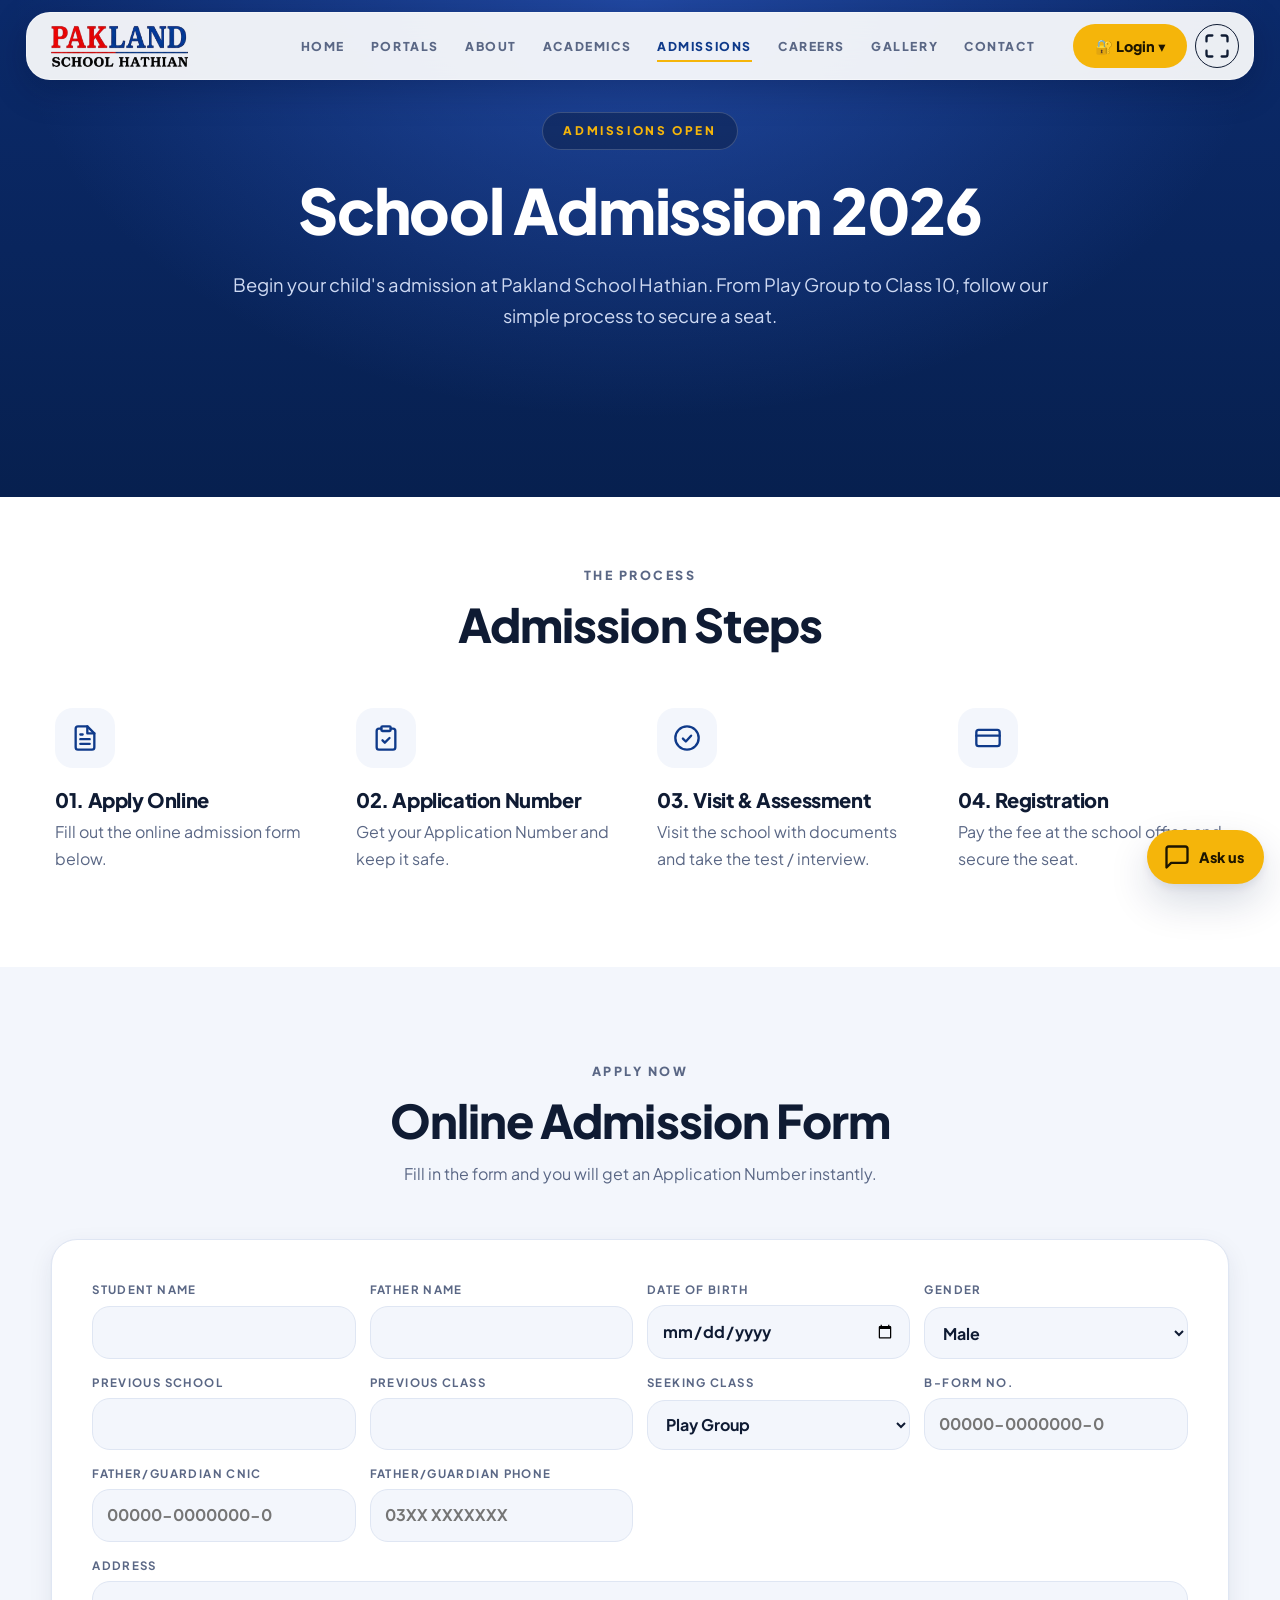
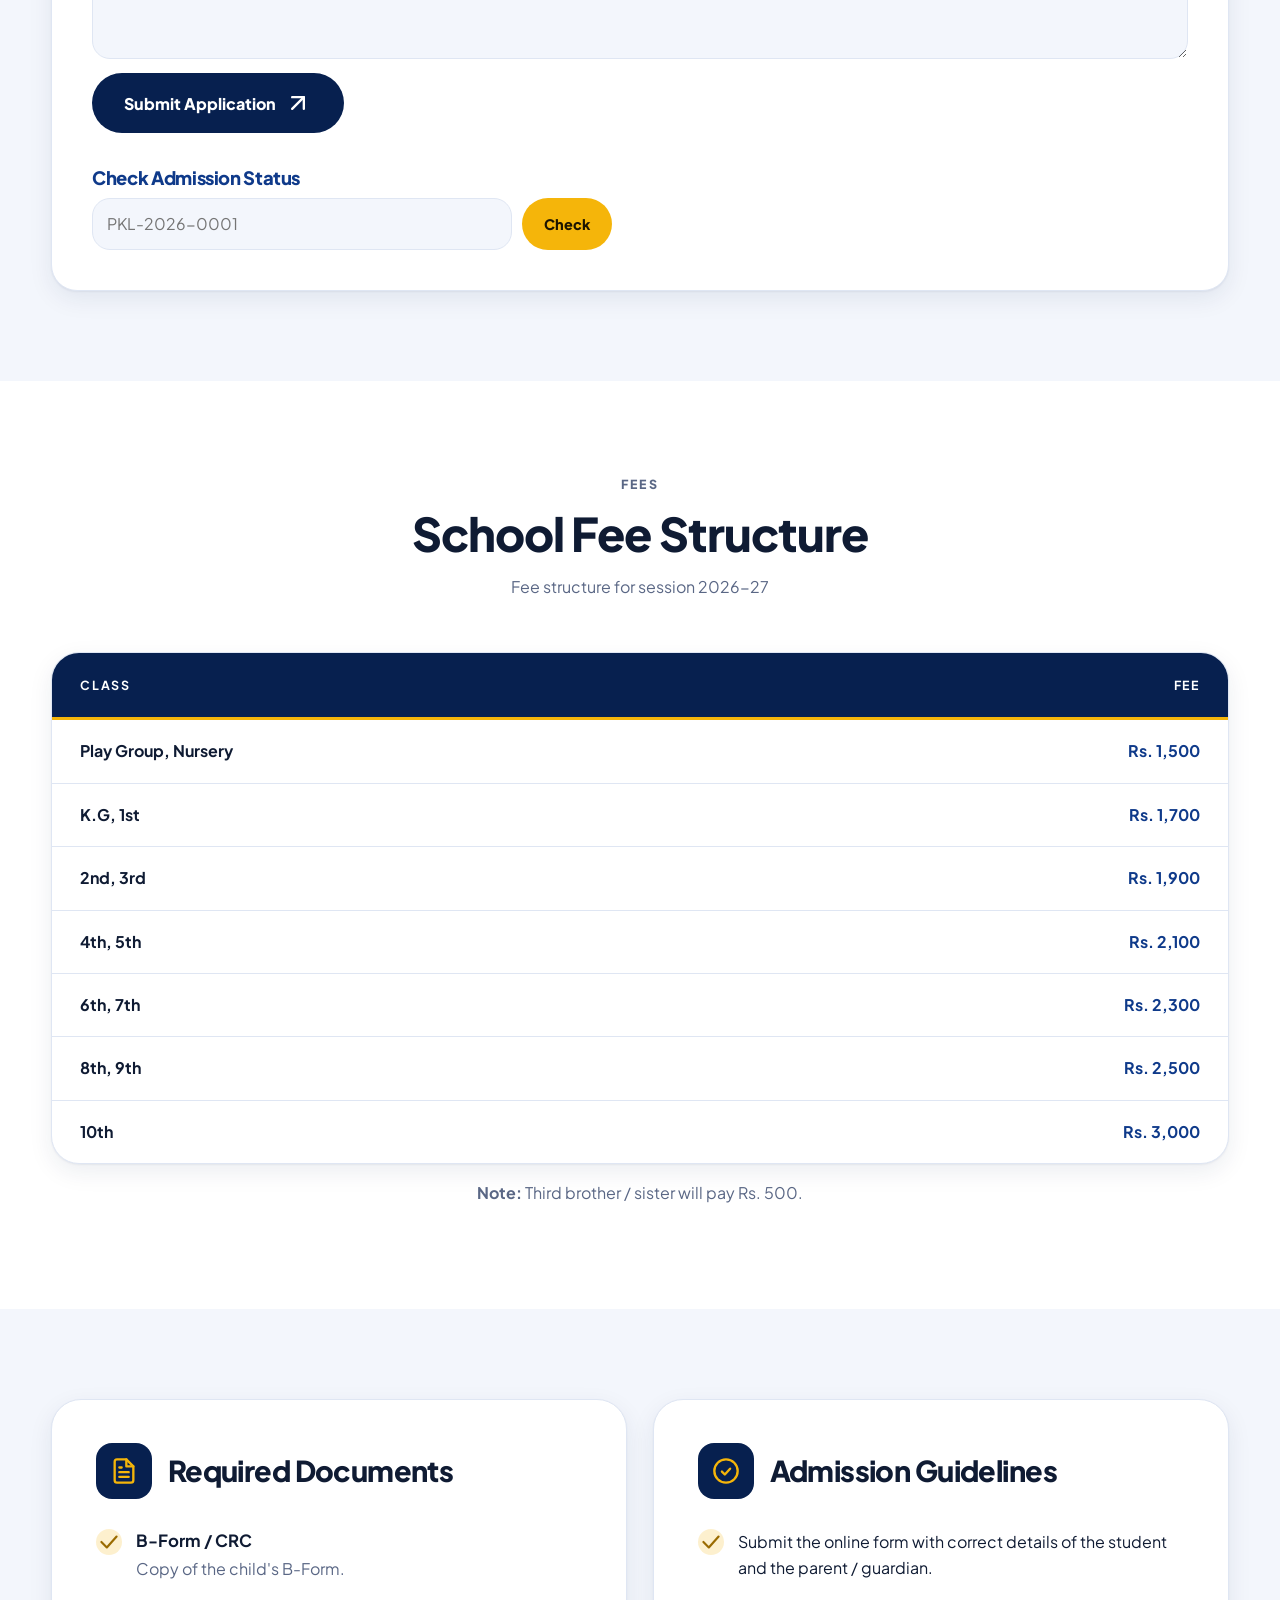
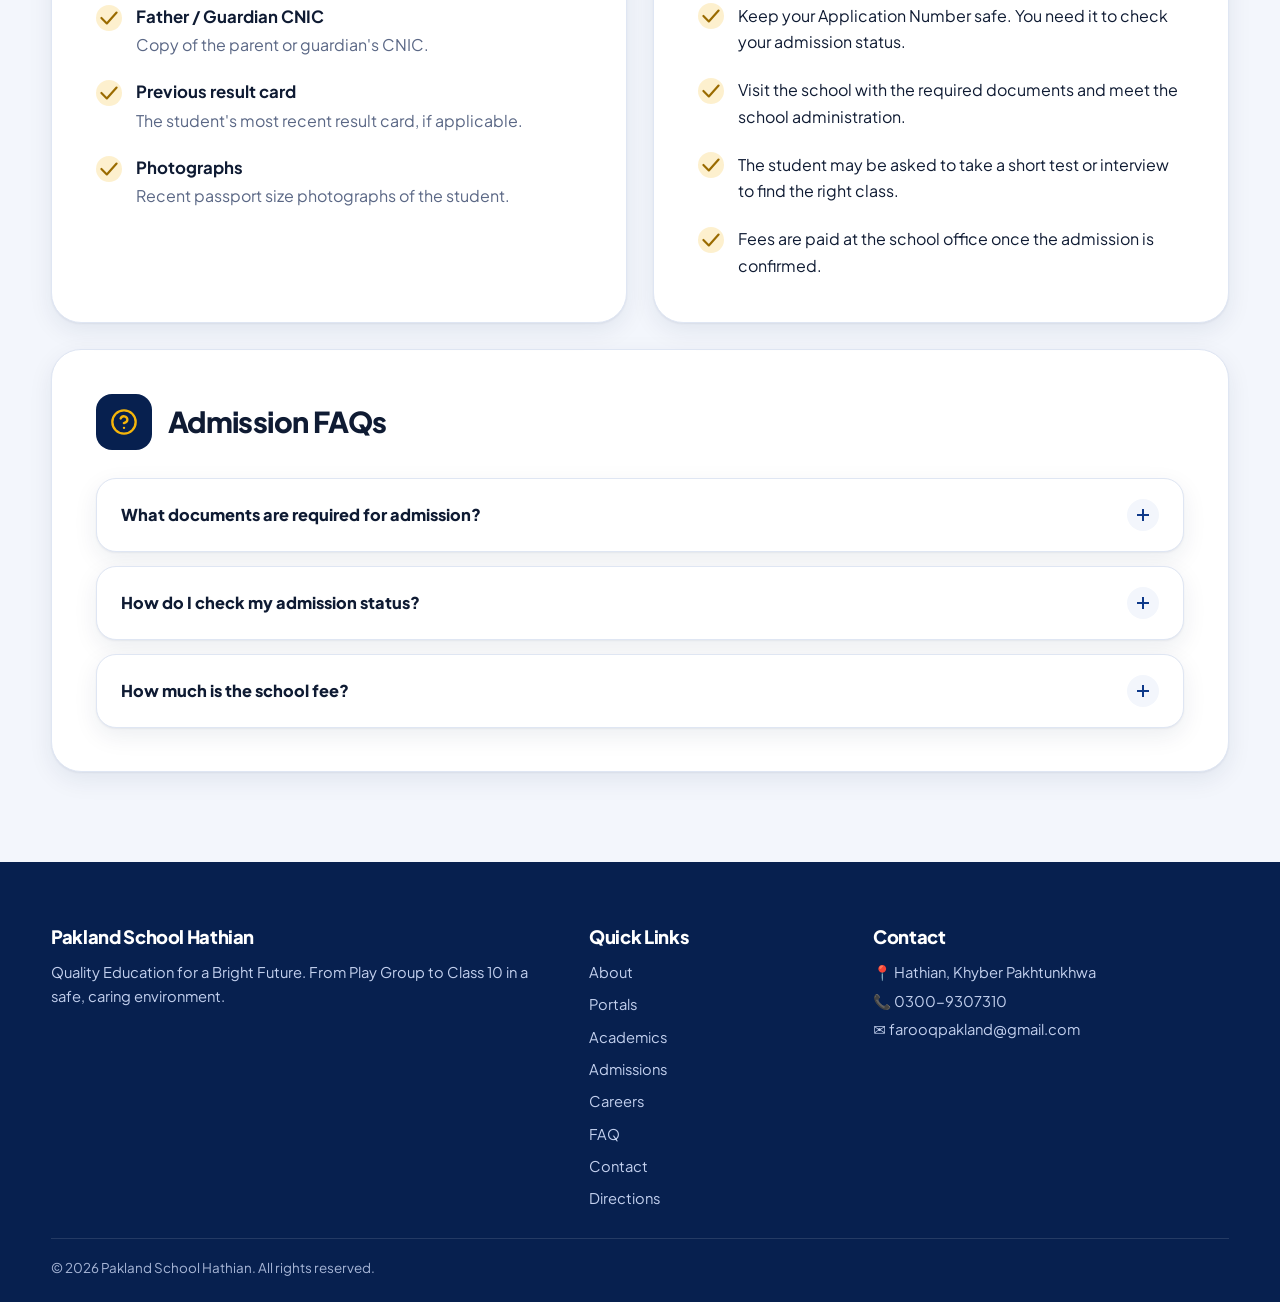
<file: admissions.html>
<!DOCTYPE html>
<html lang="en"><head><meta charset="utf-8">
<meta name="viewport" content="width=device-width, initial-scale=1, viewport-fit=cover">
<meta name="theme-color" content="#07204f">
<meta name="description" content="Pakland School Hathian - Quality education from Play Group to Class 10. Online admissions, student and teacher portals.">

<link rel="stylesheet" href="https://fonts.googleapis.com/css2?family=Plus+Jakarta+Sans:wght@400;500;600;700;800&family=Noto+Nastaliq+Urdu:wght@400;600&display=swap">
<title>Admissions - Pakland School Hathian</title>
<link rel="stylesheet" href="assets/style.css">
</head><body>
<header class="top" id="top"><div class="bar"><a class="lg" href="index.html"><img src="assets/img2.png" alt="Pakland School Hathian"></a><button class="mb" id="mb" aria-label="Menu" aria-expanded="false" aria-controls="mn"><span></span><span></span><span></span></button><div class="menu" id="mn"><nav aria-label="Main"><a href="index.html">Home</a><a href="portals.html">Portals</a><a href="about.html">About</a><a href="academics.html">Academics</a><a href="admissions.html" class="on" aria-current="page">Admissions</a><a href="careers.html">Careers</a><a href="gallery.html">Gallery</a><a href="contact.html">Contact</a></nav><div class="acts"><div class="dd" id="dd"><button class="btn lgb" id="lgb" aria-expanded="false" aria-haspopup="true">🔐 Login ▾</button><div class="ddm"><button class="btn" onclick="pt('s')">🎓 Student Login</button><button class="btn g" onclick="pt('t')">👩‍🏫 Teacher Login</button><button class="btn g" onclick="lg(1)">🔐 Admin Login</button></div></div><button class="btn o fsb" id="fs" title="Full screen" aria-label="Full screen"><svg viewBox="0 0 24 24" width="28" height="28" fill="none" stroke="currentColor" stroke-width="2" stroke-linecap="round" stroke-linejoin="round" aria-hidden="true" width="18" height="18"><path d="M8 3H5a2 2 0 0 0-2 2v3M21 8V5a2 2 0 0 0-2-2h-3M3 16v3a2 2 0 0 0 2 2h3M16 21h3a2 2 0 0 0 2-2v-3"/></svg></button></div></div></div></header>

<main id="admissions">
<div id="admissions">
<section class="abh"><div class="w"><span class="pill">Admissions Open</span><h2 class="abt" data-e="ah">School Admission 2026</h2>
<p data-e="ap">Begin your child's admission at Pakland School Hathian. From Play Group to Class 10, follow our simple process to secure a seat.</p></div></section>
<section style="padding-top:clamp(40px,5vw,70px)"><div class="w"><div class="sh"><span class="ey">The Process</span><h2>Admission Steps</h2></div><div class="stp"><div class="sc"><span class="fi2"><svg viewBox="0 0 24 24" width="28" height="28" fill="none" stroke="currentColor" stroke-width="2" stroke-linecap="round" stroke-linejoin="round" aria-hidden="true"><path d="M14 2H6a2 2 0 0 0-2 2v16a2 2 0 0 0 2 2h12a2 2 0 0 0 2-2V8z"/><path d="M14 2v6h6M8 13h8M8 17h8M8 9h2"/></svg></span><h3>01. Apply Online</h3><p class="mut">Fill out the online admission form below.</p></div><div class="sc"><span class="fi2"><svg viewBox="0 0 24 24" width="28" height="28" fill="none" stroke="currentColor" stroke-width="2" stroke-linecap="round" stroke-linejoin="round" aria-hidden="true"><rect x="8" y="2" width="8" height="4" rx="1"/><path d="M16 4h2a2 2 0 0 1 2 2v14a2 2 0 0 1-2 2H6a2 2 0 0 1-2-2V6a2 2 0 0 1 2-2h2"/><path d="m9 14 2 2 4-4"/></svg></span><h3>02. Application Number</h3><p class="mut">Get your Application Number and keep it safe.</p></div><div class="sc"><span class="fi2"><svg viewBox="0 0 24 24" width="28" height="28" fill="none" stroke="currentColor" stroke-width="2" stroke-linecap="round" stroke-linejoin="round" aria-hidden="true"><circle cx="12" cy="12" r="10"/><path d="m8.5 12.5 2.5 2.5 4.5-5"/></svg></span><h3>03. Visit &amp; Assessment</h3><p class="mut">Visit the school with documents and take the test / interview.</p></div><div class="sc"><span class="fi2"><svg viewBox="0 0 24 24" width="28" height="28" fill="none" stroke="currentColor" stroke-width="2" stroke-linecap="round" stroke-linejoin="round" aria-hidden="true"><rect x="2" y="5" width="20" height="14" rx="2"/><path d="M2 10h20"/></svg></span><h3>04. Registration</h3><p class="mut">Pay the fee at the school office and secure the seat.</p></div></div></div></section>
<section class="alt"><div class="w"><div class="sh"><span class="ey">Apply Now</span><h2>Online Admission Form</h2><p class="mut">Fill in the form and you will get an Application Number instantly.</p></div>
<div class="adm" id="application-form"><form class="f" id="af">
<label>Student Name<input name="Student Name" required></label><label>Father Name<input name="Father Name" required></label>
<label>Date of Birth<input type="date" name="DOB" required></label><label>Gender<select name="Gender"><option>Male</option><option>Female</option></select></label>
<label>Previous School<input name="Previous School"></label><label>Previous Class<input name="Previous Class"></label>
<label>Seeking Class<select name="Applying Class" class="cs"></select></label><label>B-Form No.<input name="B-Form" placeholder="00000-0000000-0" required></label>
<label>Father/Guardian CNIC<input name="CNIC" placeholder="00000-0000000-0" required></label><label>Father/Guardian Phone<input type="tel" name="Phone" placeholder="03XX XXXXXXX" required></label>
<label class="full">Address<textarea name="Address" rows="2" required></textarea></label>
<div class="full"><button class="btn nv">Submit Application <svg viewBox="0 0 24 24" width="28" height="28" fill="none" stroke="currentColor" stroke-width="2" stroke-linecap="round" stroke-linejoin="round" aria-hidden="true" width="18" height="18"><path d="M7 17 17 7"/><path d="M7 7h10v10"/></svg></button></div></form>
<div id="res"></div>
<h3 class="stt">Check Admission Status</h3>
<div style="display:flex;gap:10px;flex-wrap:wrap;max-width:520px"><input id="an" placeholder="PKL-2026-0001" style="flex:1 1 200px;width:auto"><button class="btn" onclick="cst()">Check</button></div><div id="st"></div></div></div></section>
<section><div class="w"><div class="sh"><span class="ey">Fees</span><h2>School Fee Structure</h2><p class="mut">Fee structure for session 2026-27</p></div>
<div class="fee"><table class="ft"><thead><tr><th>Class</th><th>Fee</th></tr></thead><tbody><tr><td>Play Group, Nursery</td><td>Rs. 1,500</td></tr><tr><td>K.G, 1st</td><td>Rs. 1,700</td></tr><tr><td>2nd, 3rd</td><td>Rs. 1,900</td></tr><tr><td>4th, 5th</td><td>Rs. 2,100</td></tr><tr><td>6th, 7th</td><td>Rs. 2,300</td></tr><tr><td>8th, 9th</td><td>Rs. 2,500</td></tr><tr><td>10th</td><td>Rs. 3,000</td></tr></tbody></table></div><p class="mut" style="text-align:center;margin-top:16px"><b>Note:</b> Third brother / sister will pay Rs. 500.</p></div></section>

<section class="alt"><div class="w"><div class="dg">
<div class="dp"><div class="dh"><span class="hi"><svg viewBox="0 0 24 24" width="28" height="28" fill="none" stroke="currentColor" stroke-width="2" stroke-linecap="round" stroke-linejoin="round" aria-hidden="true" width="26" height="26"><path d="M14 2H6a2 2 0 0 0-2 2v16a2 2 0 0 0 2 2h12a2 2 0 0 0 2-2V8z"/><path d="M14 2v6h6M8 13h8M8 17h8M8 9h2"/></svg></span><h3>Required Documents</h3></div><ul class="ck"><li><i><svg viewBox="0 0 24 24" width="28" height="28" fill="none" stroke="currentColor" stroke-width="2" stroke-linecap="round" stroke-linejoin="round" aria-hidden="true" width="14" height="14" stroke-width="3"><path d="m5 12 5 5 9-10"/></svg></i><div><b>B-Form / CRC</b><p class="mut">Copy of the child's B-Form.</p></div></li><li><i><svg viewBox="0 0 24 24" width="28" height="28" fill="none" stroke="currentColor" stroke-width="2" stroke-linecap="round" stroke-linejoin="round" aria-hidden="true" width="14" height="14" stroke-width="3"><path d="m5 12 5 5 9-10"/></svg></i><div><b>Father / Guardian CNIC</b><p class="mut">Copy of the parent or guardian's CNIC.</p></div></li><li><i><svg viewBox="0 0 24 24" width="28" height="28" fill="none" stroke="currentColor" stroke-width="2" stroke-linecap="round" stroke-linejoin="round" aria-hidden="true" width="14" height="14" stroke-width="3"><path d="m5 12 5 5 9-10"/></svg></i><div><b>Previous result card</b><p class="mut">The student's most recent result card, if applicable.</p></div></li><li><i><svg viewBox="0 0 24 24" width="28" height="28" fill="none" stroke="currentColor" stroke-width="2" stroke-linecap="round" stroke-linejoin="round" aria-hidden="true" width="14" height="14" stroke-width="3"><path d="m5 12 5 5 9-10"/></svg></i><div><b>Photographs</b><p class="mut">Recent passport size photographs of the student.</p></div></li></ul></div>
<div class="dp"><div class="dh"><span class="hi"><svg viewBox="0 0 24 24" width="28" height="28" fill="none" stroke="currentColor" stroke-width="2" stroke-linecap="round" stroke-linejoin="round" aria-hidden="true" width="26" height="26"><circle cx="12" cy="12" r="10"/><path d="m8.5 12.5 2.5 2.5 4.5-5"/></svg></span><h3>Admission Guidelines</h3></div><ul class="ck"><li><i><svg viewBox="0 0 24 24" width="28" height="28" fill="none" stroke="currentColor" stroke-width="2" stroke-linecap="round" stroke-linejoin="round" aria-hidden="true" width="14" height="14" stroke-width="3"><path d="m5 12 5 5 9-10"/></svg></i><div><p>Submit the online form with correct details of the student and the parent / guardian.</p></div></li><li><i><svg viewBox="0 0 24 24" width="28" height="28" fill="none" stroke="currentColor" stroke-width="2" stroke-linecap="round" stroke-linejoin="round" aria-hidden="true" width="14" height="14" stroke-width="3"><path d="m5 12 5 5 9-10"/></svg></i><div><p>Keep your Application Number safe. You need it to check your admission status.</p></div></li><li><i><svg viewBox="0 0 24 24" width="28" height="28" fill="none" stroke="currentColor" stroke-width="2" stroke-linecap="round" stroke-linejoin="round" aria-hidden="true" width="14" height="14" stroke-width="3"><path d="m5 12 5 5 9-10"/></svg></i><div><p>Visit the school with the required documents and meet the school administration.</p></div></li><li><i><svg viewBox="0 0 24 24" width="28" height="28" fill="none" stroke="currentColor" stroke-width="2" stroke-linecap="round" stroke-linejoin="round" aria-hidden="true" width="14" height="14" stroke-width="3"><path d="m5 12 5 5 9-10"/></svg></i><div><p>The student may be asked to take a short test or interview to find the right class.</p></div></li><li><i><svg viewBox="0 0 24 24" width="28" height="28" fill="none" stroke="currentColor" stroke-width="2" stroke-linecap="round" stroke-linejoin="round" aria-hidden="true" width="14" height="14" stroke-width="3"><path d="m5 12 5 5 9-10"/></svg></i><div><p>Fees are paid at the school office once the admission is confirmed.</p></div></li></ul></div></div>
<div class="dp" style="margin-top:26px"><div class="dh"><span class="hi"><svg viewBox="0 0 24 24" width="28" height="28" fill="none" stroke="currentColor" stroke-width="2" stroke-linecap="round" stroke-linejoin="round" aria-hidden="true" width="26" height="26"><circle cx="12" cy="12" r="10"/><path d="M9.1 9a3 3 0 0 1 5.8 1c0 2-3 3-3 3"/><path d="M12 17h.01"/></svg></span><h3>Admission FAQs</h3></div><div class="faq" style="max-width:none"><details class="fq"><summary>What documents are required for admission?<i></i></summary><p>A copy of the B-Form, the parent or guardian's CNIC, the previous result card (if applicable) and photographs. Bring them when you visit the school.</p></details><details class="fq"><summary>How do I check my admission status?<i></i></summary><p>Use the Application Number you received after submitting the form (for example PKL-2026-0001) in the Check Admission Status box above.</p></details><details class="fq"><summary>How much is the school fee?<i></i></summary><p>Fees depend on the class. Please see the School Fee Structure above, or contact the school office on 0300-9307310.</p></details></div></div></div></section></div>


</main>

<footer><div class="w"><div class="fg"><div><h3>Pakland School Hathian</h3><p>Quality Education for a Bright Future. From Play Group to Class 10 in a safe, caring environment.</p></div><div><h3>Quick Links</h3><div class="fl"><a href="about.html">About</a><a href="portals.html">Portals</a><a href="academics.html">Academics</a><a href="admissions.html">Admissions</a><a href="careers.html">Careers</a><a href="index.html#faq">FAQ</a><a href="contact.html">Contact</a><a href="https://www.google.com/maps/dir/?api=1&amp;destination=Pakland+School+Hathian%2C+Khyber+Pakhtunkhwa%2C+Pakistan" target="_blank" rel="noopener">Directions</a></div></div><div><h3>Contact</h3><p>📍 <a href="https://www.google.com/maps/search/?api=1&amp;query=Pakland+School+Hathian%2C+Khyber+Pakhtunkhwa%2C+Pakistan" target="_blank" rel="noopener">Hathian, Khyber Pakhtunkhwa</a></p><p>📞 <a href="tel:+923009307310">0300-9307310</a></p><p>✉️ <a href="mailto:farooqpakland@gmail.com">farooqpakland@gmail.com</a></p></div></div><div class="fc">© 2026 Pakland School Hathian. All rights reserved.</div></div></footer>
<div class="cb" id="cb" role="dialog" aria-label="Pakland School assistant">
<div class="cb-h"><span class="cb-av"><svg viewBox="0 0 24 24" width="22" height="22" fill="none" stroke="currentColor" stroke-width="2" stroke-linecap="round" stroke-linejoin="round"><path d="M22 10 12 5 2 10l10 5 10-5z"/><path d="M6 12v5c0 1.5 3 3 6 3s6-1.5 6-3v-5"/></svg></span><div><b>Pakland Assistant</b><small>Ask anything about the school</small></div><button type="button" class="cb-x" id="cbx" aria-label="Close chat">&times;</button></div>
<div class="cb-m" id="cbm" aria-live="polite"></div>
<div class="cb-chips"><button type="button" class="cb-chip" data-q="How to apply for admission?">Admission</button><button type="button" class="cb-chip" data-q="Fee structure">Fees</button><button type="button" class="cb-chip" data-q="Documents required">Documents</button><button type="button" class="cb-chip" data-q="Contact number">Contact</button><button type="button" class="cb-chip" data-q="Facilities">Facilities</button></div>
<form class="cb-f" id="cbf"><input id="cbi" placeholder="Type your question..." autocomplete="off" aria-label="Your question"><button class="cb-s" aria-label="Send"><svg viewBox="0 0 24 24" width="20" height="20" fill="none" stroke="currentColor" stroke-width="2.2" stroke-linecap="round" stroke-linejoin="round"><path d="M22 2 11 13"/><path d="M22 2 15 22l-4-9-9-4z"/></svg></button></form>
</div>
<div class="eb"><button type="button" class="btn fab" id="cbt" aria-label="Chat with us" aria-expanded="false"><svg viewBox="0 0 24 24" width="28" height="28" fill="none" stroke="currentColor" stroke-width="2" stroke-linecap="round" stroke-linejoin="round" aria-hidden="true" width="22" height="22"><path d="M21 15a2 2 0 0 1-2 2H7l-4 4V5a2 2 0 0 1 2-2h14a2 2 0 0 1 2 2z"/></svg><span>Ask us</span></button></div>

<div class="md" id="lm"><form class="card" id="lf"><h3 style="margin:0">Admin Login</h3><label>Username<input id="lu" autocomplete="username" required></label><label>Password<input id="lp" type="password" autocomplete="current-password" required></label><div id="le" style="color:var(--red);font-weight:700"></div><div style="display:flex;gap:8px"><button class="btn g">Login</button><button type="button" class="btn o" onclick="lm(0)">Cancel</button></div></form></div>
<div class="md" id="cmd" style="z-index:200"><form class="card" id="cf"><h3 style="margin:0">Change Password</h3><label>Current Password<input id="cp0" type="password" required></label><label>New Password (min 4)<input id="cp1" type="password" minlength="4" required></label><label>Confirm New Password<input id="cp2" type="password" minlength="4" required></label><div id="ce" style="font-weight:700"></div><div style="display:flex;gap:8px"><button class="btn g">Update</button><button type="button" class="btn o" onclick="cm(0)">Cancel</button></div></form></div>
<div id="erpwrap" class="pw" style="display:none">
<div class="pb"><b>Pakland School - Admin Panel</b><span><button class="btn s" onclick="cm(1)">🔑 Password</button><button class="btn s o" onclick="lo()">Logout</button></span></div>
<iframe id="erpf" title="Admin Panel"></iframe></div>


<div id="pwrap" class="pw" style="display:none">
<div class="pb"><b id="ptt">Portal</b><button class="btn s o" onclick="pt(0)">← Back to Website</button></div>
<iframe id="pf" title="Portal"></iframe></div>

<script src="assets/app.js"></script>
</body></html>
</file>
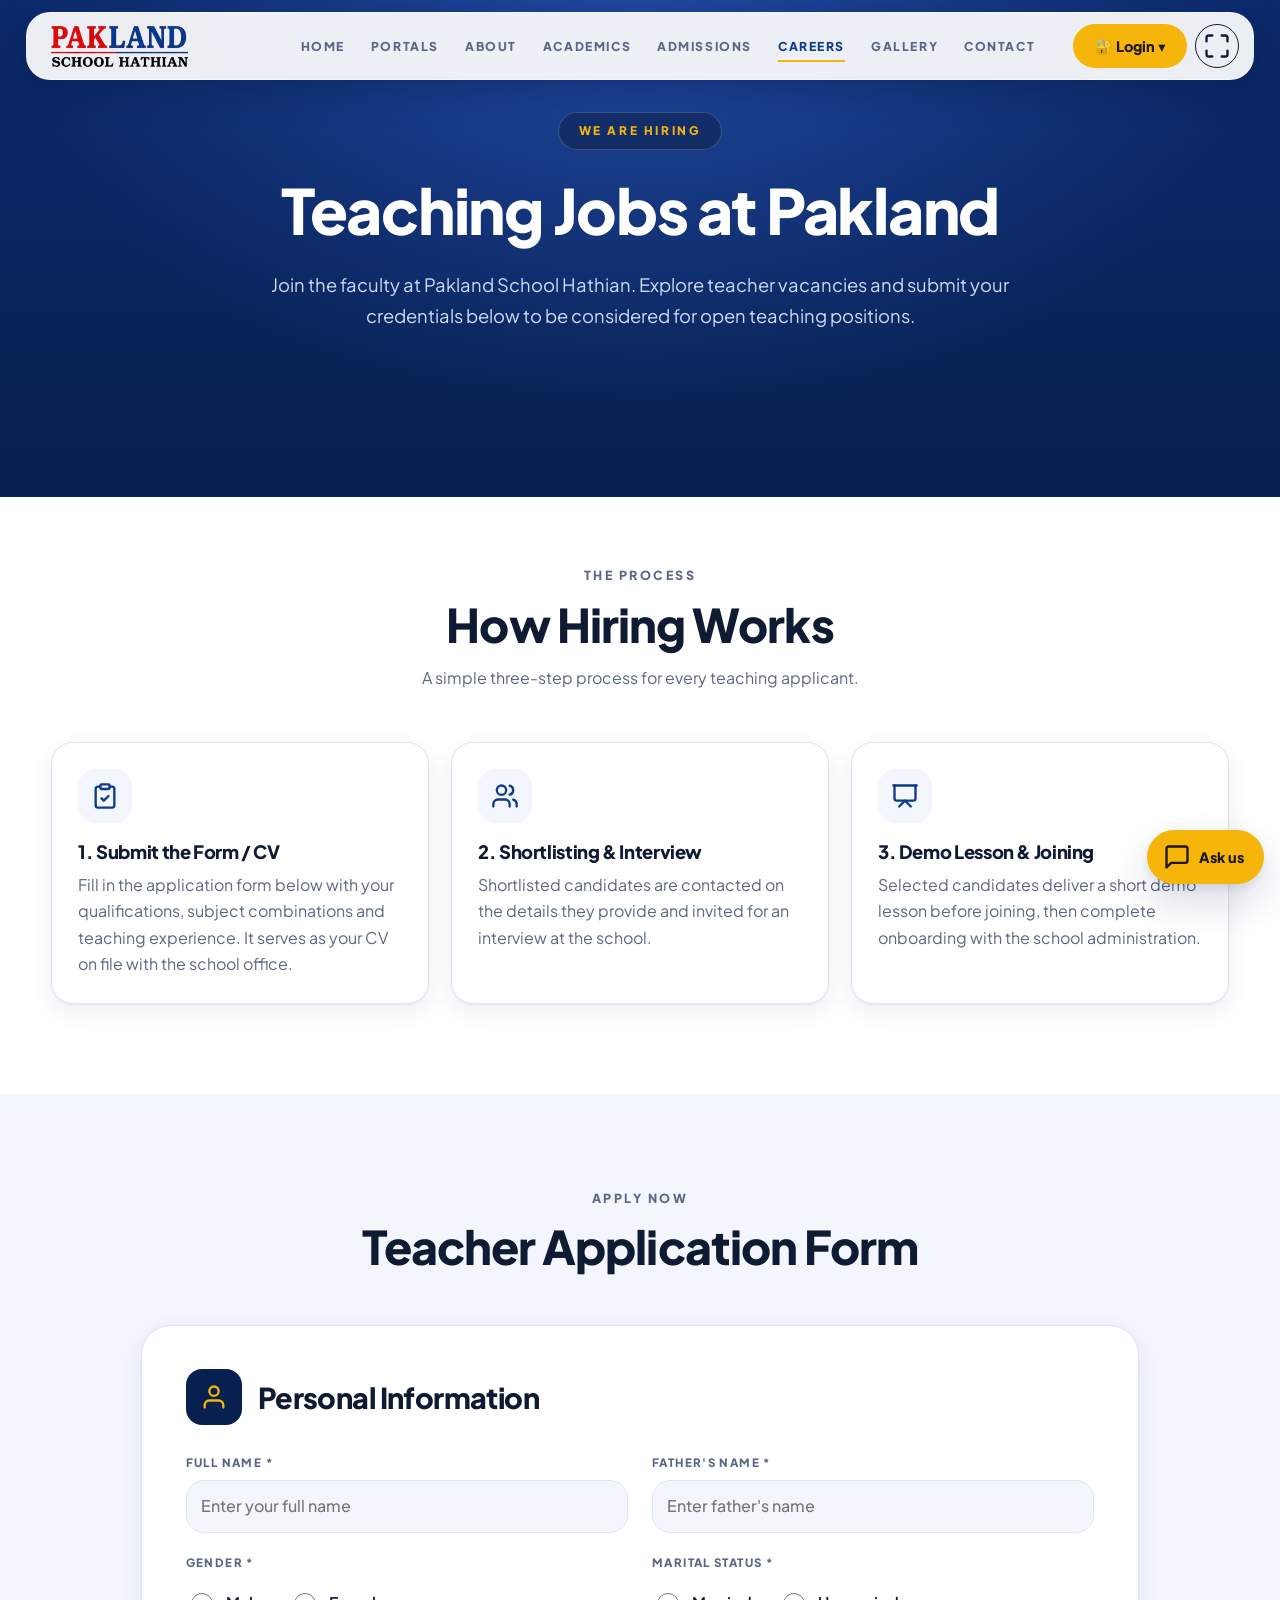
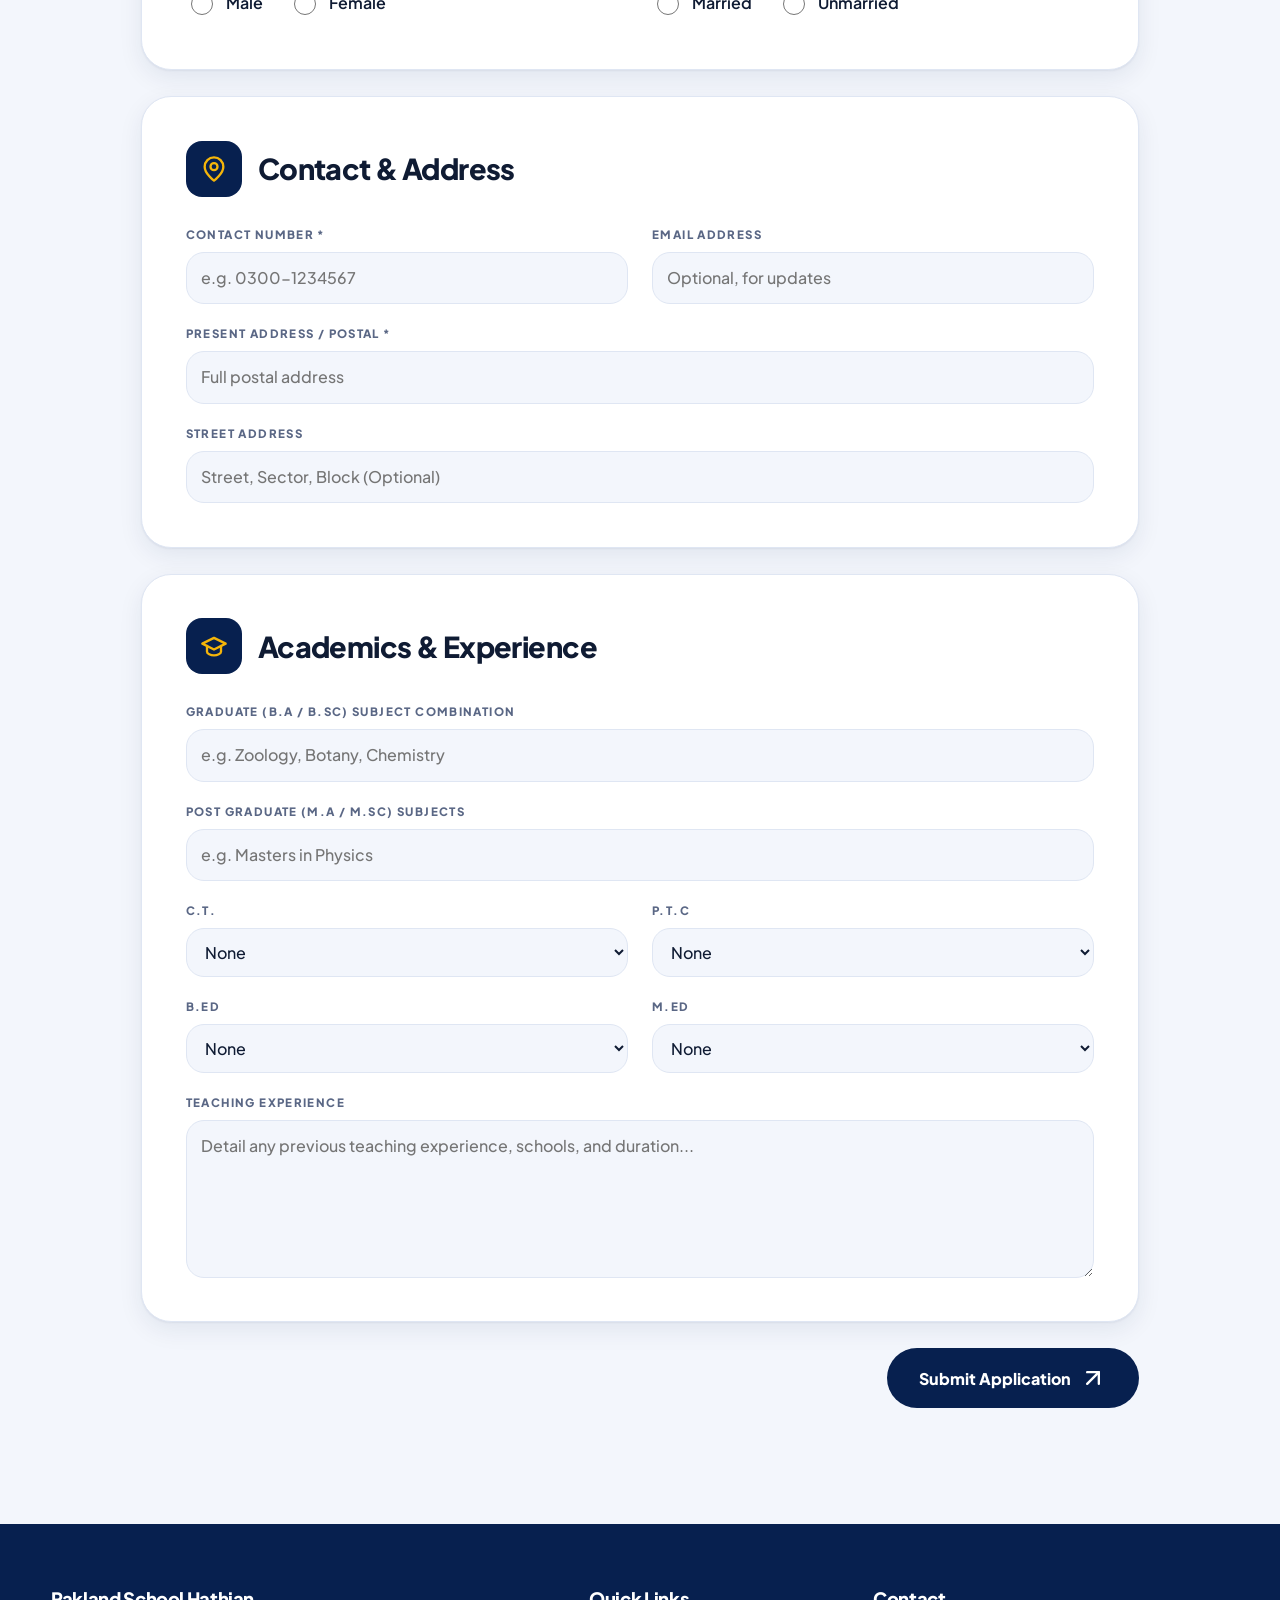
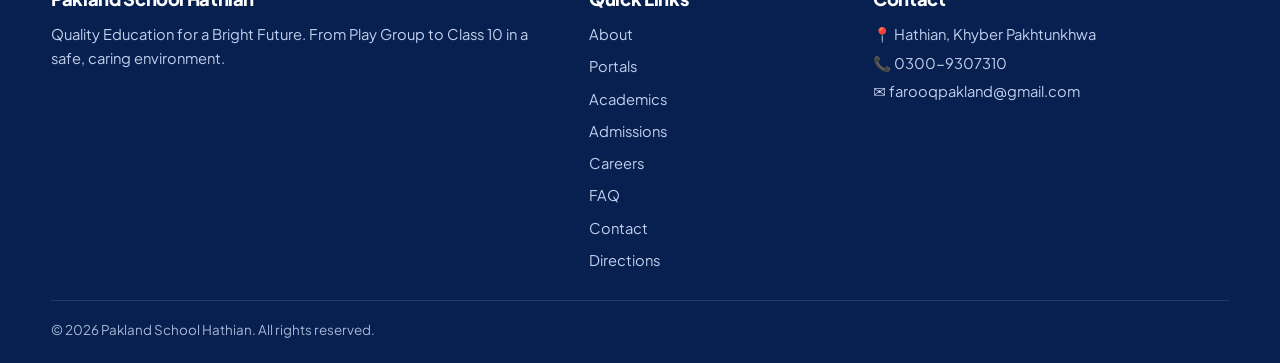
<file: careers.html>
<!DOCTYPE html>
<html lang="en"><head><meta charset="utf-8">
<meta name="viewport" content="width=device-width, initial-scale=1, viewport-fit=cover">
<meta name="theme-color" content="#07204f">
<meta name="description" content="Pakland School Hathian - Quality education from Play Group to Class 10. Online admissions, student and teacher portals.">

<link rel="stylesheet" href="https://fonts.googleapis.com/css2?family=Plus+Jakarta+Sans:wght@400;500;600;700;800&family=Noto+Nastaliq+Urdu:wght@400;600&display=swap">
<title>Careers - Pakland School Hathian</title>
<link rel="stylesheet" href="assets/style.css">
</head><body>
<header class="top" id="top"><div class="bar"><a class="lg" href="index.html"><img src="assets/img2.png" alt="Pakland School Hathian"></a><button class="mb" id="mb" aria-label="Menu" aria-expanded="false" aria-controls="mn"><span></span><span></span><span></span></button><div class="menu" id="mn"><nav aria-label="Main"><a href="index.html">Home</a><a href="portals.html">Portals</a><a href="about.html">About</a><a href="academics.html">Academics</a><a href="admissions.html">Admissions</a><a href="careers.html" class="on" aria-current="page">Careers</a><a href="gallery.html">Gallery</a><a href="contact.html">Contact</a></nav><div class="acts"><div class="dd" id="dd"><button class="btn lgb" id="lgb" aria-expanded="false" aria-haspopup="true">🔐 Login ▾</button><div class="ddm"><button class="btn" onclick="pt('s')">🎓 Student Login</button><button class="btn g" onclick="pt('t')">👩‍🏫 Teacher Login</button><button class="btn g" onclick="lg(1)">🔐 Admin Login</button></div></div><button class="btn o fsb" id="fs" title="Full screen" aria-label="Full screen"><svg viewBox="0 0 24 24" width="28" height="28" fill="none" stroke="currentColor" stroke-width="2" stroke-linecap="round" stroke-linejoin="round" aria-hidden="true" width="18" height="18"><path d="M8 3H5a2 2 0 0 0-2 2v3M21 8V5a2 2 0 0 0-2-2h-3M3 16v3a2 2 0 0 0 2 2h3M16 21h3a2 2 0 0 0 2-2v-3"/></svg></button></div></div></div></header>

<main id="careers">
<div id="careers">
<section class="abh"><div class="w"><span class="pill">We Are Hiring</span><h2 class="abt" data-e="jh">Teaching Jobs at Pakland</h2>
<p data-e="jp">Join the faculty at Pakland School Hathian. Explore teacher vacancies and submit your credentials below to be considered for open teaching positions.</p></div></section>
<section style="padding-top:clamp(40px,5vw,70px)"><div class="w"><div class="sh"><span class="ey">The Process</span><h2>How Hiring Works</h2><p class="mut">A simple three-step process for every teaching applicant.</p></div><div class="grid h3c"><div class="card"><span class="fi2"><svg viewBox="0 0 24 24" width="28" height="28" fill="none" stroke="currentColor" stroke-width="2" stroke-linecap="round" stroke-linejoin="round" aria-hidden="true"><rect x="8" y="2" width="8" height="4" rx="1"/><path d="M16 4h2a2 2 0 0 1 2 2v14a2 2 0 0 1-2 2H6a2 2 0 0 1-2-2V6a2 2 0 0 1 2-2h2"/><path d="m9 14 2 2 4-4"/></svg></span><h3 style="color:var(--ink)">1. Submit the Form / CV</h3><p class="mut" style="margin:0">Fill in the application form below with your qualifications, subject combinations and teaching experience. It serves as your CV on file with the school office.</p></div><div class="card"><span class="fi2"><svg viewBox="0 0 24 24" width="28" height="28" fill="none" stroke="currentColor" stroke-width="2" stroke-linecap="round" stroke-linejoin="round" aria-hidden="true"><path d="M16 21v-2a4 4 0 0 0-4-4H6a4 4 0 0 0-4 4v2"/><circle cx="9" cy="7" r="4"/><path d="M22 21v-2a4 4 0 0 0-3-3.87"/><path d="M16 3.13a4 4 0 0 1 0 7.75"/></svg></span><h3 style="color:var(--ink)">2. Shortlisting &amp; Interview</h3><p class="mut" style="margin:0">Shortlisted candidates are contacted on the details they provide and invited for an interview at the school.</p></div><div class="card"><span class="fi2"><svg viewBox="0 0 24 24" width="28" height="28" fill="none" stroke="currentColor" stroke-width="2" stroke-linecap="round" stroke-linejoin="round" aria-hidden="true"><path d="M2 3h20"/><path d="M21 3v11a2 2 0 0 1-2 2H5a2 2 0 0 1-2-2V3"/><path d="m7 21 5-5 5 5"/></svg></span><h3 style="color:var(--ink)">3. Demo Lesson &amp; Joining</h3><p class="mut" style="margin:0">Selected candidates deliver a short demo lesson before joining, then complete onboarding with the school administration.</p></div></div></div></section>
<section class="alt"><div class="w" style="max-width:1100px"><div class="sh"><span class="ey">Apply Now</span><h2>Teacher Application Form</h2></div>
<form id="jf" class="jf">
<div class="dp"><div class="dh"><span class="hi"><svg viewBox="0 0 24 24" width="28" height="28" fill="none" stroke="currentColor" stroke-width="2" stroke-linecap="round" stroke-linejoin="round" aria-hidden="true" width="26" height="26"><path d="M20 21v-2a4 4 0 0 0-4-4H8a4 4 0 0 0-4 4v2"/><circle cx="12" cy="7" r="4"/></svg></span><h3>Personal Information</h3></div><div class="f2"><label>Full Name *<input name="Full Name" placeholder="Enter your full name" required></label><label>Father's Name *<input name="Father Name" placeholder="Enter father's name" required></label><label>Gender *<span class="rd"><label><input type="radio" name="Gender" value="Male" required> Male</label><label><input type="radio" name="Gender" value="Female"> Female</label></span></label><label>Marital Status *<span class="rd"><label><input type="radio" name="Marital Status" value="Married" required> Married</label><label><input type="radio" name="Marital Status" value="Unmarried"> Unmarried</label></span></label></div></div>
<div class="dp"><div class="dh"><span class="hi"><svg viewBox="0 0 24 24" width="28" height="28" fill="none" stroke="currentColor" stroke-width="2" stroke-linecap="round" stroke-linejoin="round" aria-hidden="true" width="26" height="26"><path d="M20 10c0 6-8 12-8 12S4 16 4 10a8 8 0 0 1 16 0z"/><circle cx="12" cy="10" r="3"/></svg></span><h3>Contact &amp; Address</h3></div><div class="f2"><label>Contact Number *<input type="tel" name="Phone" placeholder="e.g. 0300-1234567" required></label><label>Email Address<input type="email" name="Email" placeholder="Optional, for updates"></label><label class="full">Present Address / Postal *<input name="Address" placeholder="Full postal address" required></label><label class="full">Street Address<input name="Street" placeholder="Street, Sector, Block (Optional)"></label></div></div>
<div class="dp"><div class="dh"><span class="hi"><svg viewBox="0 0 24 24" width="28" height="28" fill="none" stroke="currentColor" stroke-width="2" stroke-linecap="round" stroke-linejoin="round" aria-hidden="true" width="26" height="26"><path d="M22 10 12 5 2 10l10 5 10-5z"/><path d="M6 12v5c0 1.5 3 3 6 3s6-1.5 6-3v-5"/></svg></span><h3>Academics &amp; Experience</h3></div><div class="f2"><label class="full">Graduate (B.A / B.Sc) Subject Combination<input name="Graduate Subjects" placeholder="e.g. Zoology, Botany, Chemistry"></label><label class="full">Post Graduate (M.A / M.Sc) Subjects<input name="Post Graduate Subjects" placeholder="e.g. Masters in Physics"></label><label>C.T.<select name="C.T."><option>None</option><option>Completed</option><option>In Progress</option></select></label><label>P.T.C<select name="P.T.C"><option>None</option><option>Completed</option><option>In Progress</option></select></label><label>B.Ed<select name="B.Ed"><option>None</option><option>Completed</option><option>In Progress</option></select></label><label>M.Ed<select name="M.Ed"><option>None</option><option>Completed</option><option>In Progress</option></select></label><label class="full">Teaching Experience<textarea name="Experience" rows="5" placeholder="Detail any previous teaching experience, schools, and duration..."></textarea></label></div></div>
<div class="jsub"><button class="btn nv">Submit Application <svg viewBox="0 0 24 24" width="28" height="28" fill="none" stroke="currentColor" stroke-width="2" stroke-linecap="round" stroke-linejoin="round" aria-hidden="true" width="18" height="18"><path d="M7 17 17 7"/><path d="M7 7h10v10"/></svg></button></div><div id="jres"></div></form></div></section></div>


</main>

<footer><div class="w"><div class="fg"><div><h3>Pakland School Hathian</h3><p>Quality Education for a Bright Future. From Play Group to Class 10 in a safe, caring environment.</p></div><div><h3>Quick Links</h3><div class="fl"><a href="about.html">About</a><a href="portals.html">Portals</a><a href="academics.html">Academics</a><a href="admissions.html">Admissions</a><a href="careers.html">Careers</a><a href="index.html#faq">FAQ</a><a href="contact.html">Contact</a><a href="https://www.google.com/maps/dir/?api=1&amp;destination=Pakland+School+Hathian%2C+Khyber+Pakhtunkhwa%2C+Pakistan" target="_blank" rel="noopener">Directions</a></div></div><div><h3>Contact</h3><p>📍 <a href="https://www.google.com/maps/search/?api=1&amp;query=Pakland+School+Hathian%2C+Khyber+Pakhtunkhwa%2C+Pakistan" target="_blank" rel="noopener">Hathian, Khyber Pakhtunkhwa</a></p><p>📞 <a href="tel:+923009307310">0300-9307310</a></p><p>✉️ <a href="mailto:farooqpakland@gmail.com">farooqpakland@gmail.com</a></p></div></div><div class="fc">© 2026 Pakland School Hathian. All rights reserved.</div></div></footer>
<div class="cb" id="cb" role="dialog" aria-label="Pakland School assistant">
<div class="cb-h"><span class="cb-av"><svg viewBox="0 0 24 24" width="22" height="22" fill="none" stroke="currentColor" stroke-width="2" stroke-linecap="round" stroke-linejoin="round"><path d="M22 10 12 5 2 10l10 5 10-5z"/><path d="M6 12v5c0 1.5 3 3 6 3s6-1.5 6-3v-5"/></svg></span><div><b>Pakland Assistant</b><small>Ask anything about the school</small></div><button type="button" class="cb-x" id="cbx" aria-label="Close chat">&times;</button></div>
<div class="cb-m" id="cbm" aria-live="polite"></div>
<div class="cb-chips"><button type="button" class="cb-chip" data-q="How to apply for admission?">Admission</button><button type="button" class="cb-chip" data-q="Fee structure">Fees</button><button type="button" class="cb-chip" data-q="Documents required">Documents</button><button type="button" class="cb-chip" data-q="Contact number">Contact</button><button type="button" class="cb-chip" data-q="Facilities">Facilities</button></div>
<form class="cb-f" id="cbf"><input id="cbi" placeholder="Type your question..." autocomplete="off" aria-label="Your question"><button class="cb-s" aria-label="Send"><svg viewBox="0 0 24 24" width="20" height="20" fill="none" stroke="currentColor" stroke-width="2.2" stroke-linecap="round" stroke-linejoin="round"><path d="M22 2 11 13"/><path d="M22 2 15 22l-4-9-9-4z"/></svg></button></form>
</div>
<div class="eb"><button type="button" class="btn fab" id="cbt" aria-label="Chat with us" aria-expanded="false"><svg viewBox="0 0 24 24" width="28" height="28" fill="none" stroke="currentColor" stroke-width="2" stroke-linecap="round" stroke-linejoin="round" aria-hidden="true" width="22" height="22"><path d="M21 15a2 2 0 0 1-2 2H7l-4 4V5a2 2 0 0 1 2-2h14a2 2 0 0 1 2 2z"/></svg><span>Ask us</span></button></div>

<div class="md" id="lm"><form class="card" id="lf"><h3 style="margin:0">Admin Login</h3><label>Username<input id="lu" autocomplete="username" required></label><label>Password<input id="lp" type="password" autocomplete="current-password" required></label><div id="le" style="color:var(--red);font-weight:700"></div><div style="display:flex;gap:8px"><button class="btn g">Login</button><button type="button" class="btn o" onclick="lm(0)">Cancel</button></div></form></div>
<div class="md" id="cmd" style="z-index:200"><form class="card" id="cf"><h3 style="margin:0">Change Password</h3><label>Current Password<input id="cp0" type="password" required></label><label>New Password (min 4)<input id="cp1" type="password" minlength="4" required></label><label>Confirm New Password<input id="cp2" type="password" minlength="4" required></label><div id="ce" style="font-weight:700"></div><div style="display:flex;gap:8px"><button class="btn g">Update</button><button type="button" class="btn o" onclick="cm(0)">Cancel</button></div></form></div>
<div id="erpwrap" class="pw" style="display:none">
<div class="pb"><b>Pakland School - Admin Panel</b><span><button class="btn s" onclick="cm(1)">🔑 Password</button><button class="btn s o" onclick="lo()">Logout</button></span></div>
<iframe id="erpf" title="Admin Panel"></iframe></div>


<div id="pwrap" class="pw" style="display:none">
<div class="pb"><b id="ptt">Portal</b><button class="btn s o" onclick="pt(0)">← Back to Website</button></div>
<iframe id="pf" title="Portal"></iframe></div>

<script src="assets/app.js"></script>
</body></html>
</file>
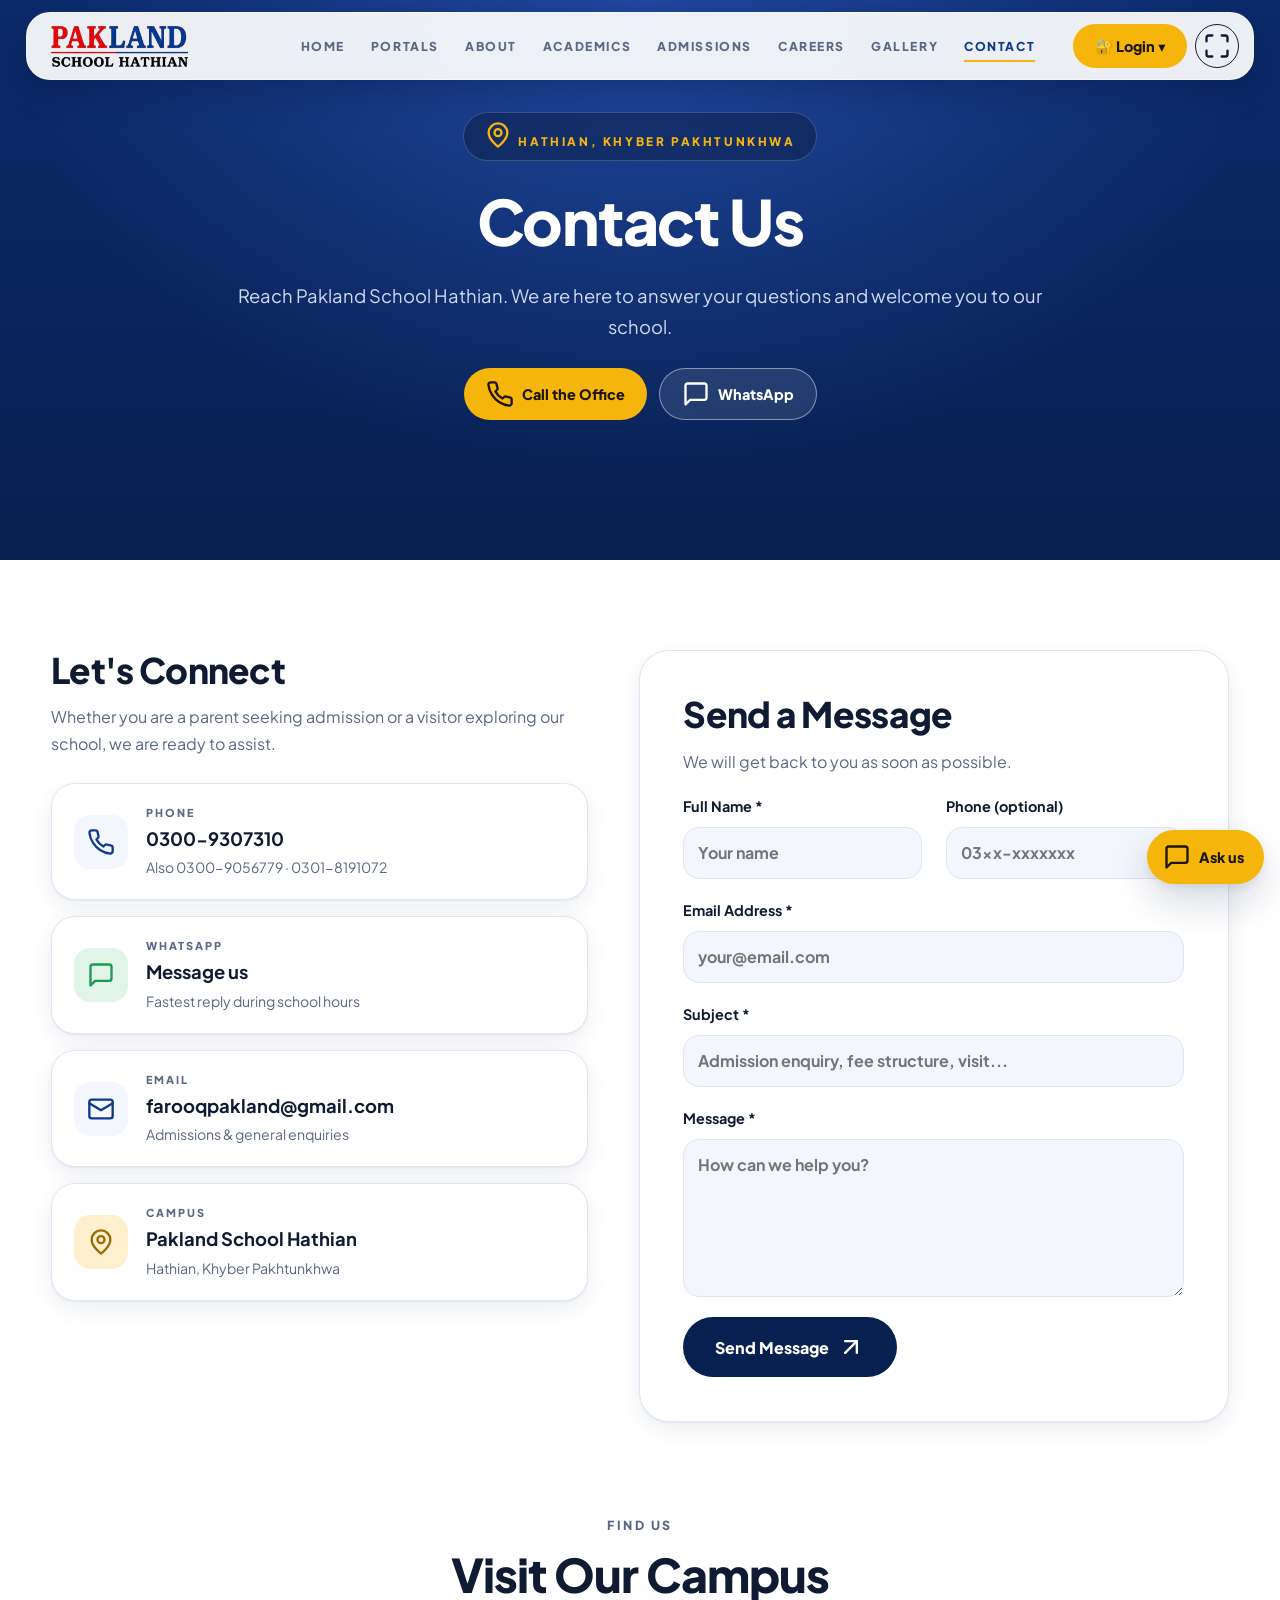
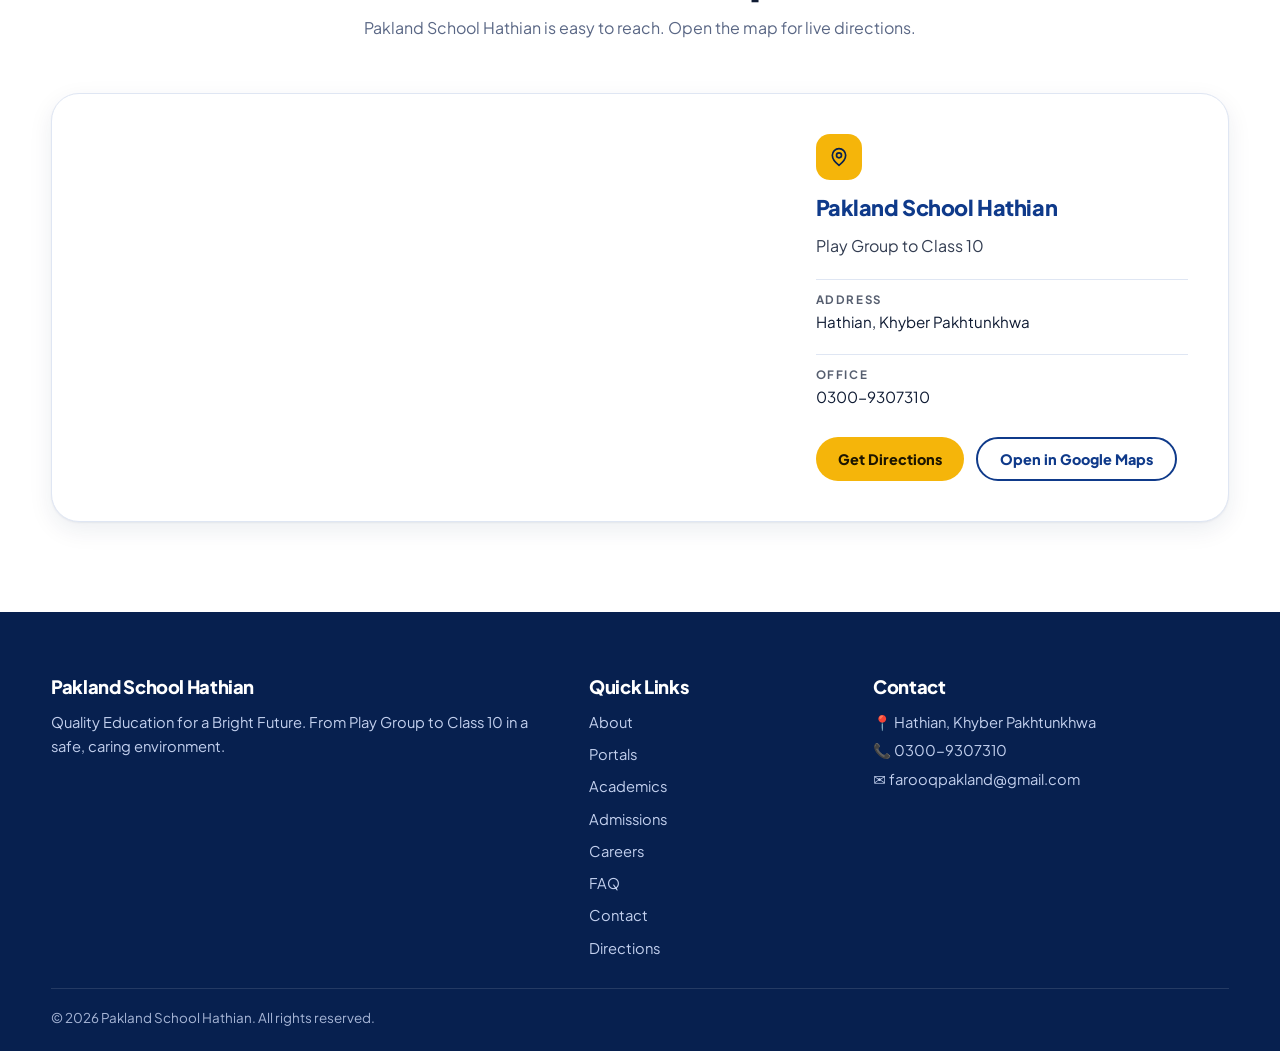
<file: contact.html>
<!DOCTYPE html>
<html lang="en"><head><meta charset="utf-8">
<meta name="viewport" content="width=device-width, initial-scale=1, viewport-fit=cover">
<meta name="theme-color" content="#07204f">
<meta name="description" content="Pakland School Hathian - Quality education from Play Group to Class 10. Online admissions, student and teacher portals.">

<link rel="stylesheet" href="https://fonts.googleapis.com/css2?family=Plus+Jakarta+Sans:wght@400;500;600;700;800&family=Noto+Nastaliq+Urdu:wght@400;600&display=swap">
<title>Contact Us - Pakland School Hathian</title>
<link rel="stylesheet" href="assets/style.css">
</head><body>
<header class="top" id="top"><div class="bar"><a class="lg" href="index.html"><img src="assets/img2.png" alt="Pakland School Hathian"></a><button class="mb" id="mb" aria-label="Menu" aria-expanded="false" aria-controls="mn"><span></span><span></span><span></span></button><div class="menu" id="mn"><nav aria-label="Main"><a href="index.html">Home</a><a href="portals.html">Portals</a><a href="about.html">About</a><a href="academics.html">Academics</a><a href="admissions.html">Admissions</a><a href="careers.html">Careers</a><a href="gallery.html">Gallery</a><a href="contact.html" class="on" aria-current="page">Contact</a></nav><div class="acts"><div class="dd" id="dd"><button class="btn lgb" id="lgb" aria-expanded="false" aria-haspopup="true">🔐 Login ▾</button><div class="ddm"><button class="btn" onclick="pt('s')">🎓 Student Login</button><button class="btn g" onclick="pt('t')">👩‍🏫 Teacher Login</button><button class="btn g" onclick="lg(1)">🔐 Admin Login</button></div></div><button class="btn o fsb" id="fs" title="Full screen" aria-label="Full screen"><svg viewBox="0 0 24 24" width="28" height="28" fill="none" stroke="currentColor" stroke-width="2" stroke-linecap="round" stroke-linejoin="round" aria-hidden="true" width="18" height="18"><path d="M8 3H5a2 2 0 0 0-2 2v3M21 8V5a2 2 0 0 0-2-2h-3M3 16v3a2 2 0 0 0 2 2h3M16 21h3a2 2 0 0 0 2-2v-3"/></svg></button></div></div></div></header>

<main id="contact">
<div id="contact">
<section class="abh"><div class="w"><span class="pill"><svg viewBox="0 0 24 24" width="28" height="28" fill="none" stroke="currentColor" stroke-width="2" stroke-linecap="round" stroke-linejoin="round" aria-hidden="true" width="16" height="16" style="vertical-align:-3px;margin-right:6px"><path d="M20 10c0 6-8 12-8 12S4 16 4 10a8 8 0 0 1 16 0z"/><circle cx="12" cy="10" r="3"/></svg>Hathian, Khyber Pakhtunkhwa</span><h2 class="abt" data-e="ct1">Contact Us</h2>
<p data-e="ct2">Reach Pakland School Hathian. We are here to answer your questions and welcome you to our school.</p>
<div class="row" style="justify-content:center"><a class="btn" href="tel:+923009307310"><svg viewBox="0 0 24 24" width="28" height="28" fill="none" stroke="currentColor" stroke-width="2" stroke-linecap="round" stroke-linejoin="round" aria-hidden="true" width="20" height="20"><path d="M22 16.9v3a2 2 0 0 1-2.2 2 19.8 19.8 0 0 1-8.6-3.1 19.5 19.5 0 0 1-6-6A19.8 19.8 0 0 1 2.1 4.2 2 2 0 0 1 4.1 2h3a2 2 0 0 1 2 1.7c.1 1 .4 1.9.7 2.8a2 2 0 0 1-.5 2.1L8.1 9.9a16 16 0 0 0 6 6l1.3-1.3a2 2 0 0 1 2.1-.4c.9.3 1.8.6 2.8.7a2 2 0 0 1 1.7 2z"/></svg>Call the Office</a><a class="btn gh" href="https://wa.me/923009307310" target="_blank" rel="noopener"><svg viewBox="0 0 24 24" width="28" height="28" fill="none" stroke="currentColor" stroke-width="2" stroke-linecap="round" stroke-linejoin="round" aria-hidden="true" width="20" height="20"><path d="M21 15a2 2 0 0 1-2 2H7l-4 4V5a2 2 0 0 1 2-2h14a2 2 0 0 1 2 2z"/></svg>WhatsApp</a></div></div></section>
<section><div class="w"><div class="cg2"><div><h3 class="lc">Let's Connect</h3><p class="mut" style="margin-bottom:26px">Whether you are a parent seeking admission or a visitor exploring our school, we are ready to assist.</p><div class="cl">
<a class="cc" href="tel:+923009307310"><span class="ci2"><svg viewBox="0 0 24 24" width="28" height="28" fill="none" stroke="currentColor" stroke-width="2" stroke-linecap="round" stroke-linejoin="round" aria-hidden="true"><path d="M22 16.9v3a2 2 0 0 1-2.2 2 19.8 19.8 0 0 1-8.6-3.1 19.5 19.5 0 0 1-6-6A19.8 19.8 0 0 1 2.1 4.2 2 2 0 0 1 4.1 2h3a2 2 0 0 1 2 1.7c.1 1 .4 1.9.7 2.8a2 2 0 0 1-.5 2.1L8.1 9.9a16 16 0 0 0 6 6l1.3-1.3a2 2 0 0 1 2.1-.4c.9.3 1.8.6 2.8.7a2 2 0 0 1 1.7 2z"/></svg></span><span><small>Phone</small><b>0300-9307310</b><em>Also 0300-9056779 &middot; 0301-8191072</em></span></a>
<a class="cc" href="https://wa.me/923009307310" target="_blank" rel="noopener"><span class="ci2 wa"><svg viewBox="0 0 24 24" width="28" height="28" fill="none" stroke="currentColor" stroke-width="2" stroke-linecap="round" stroke-linejoin="round" aria-hidden="true"><path d="M21 15a2 2 0 0 1-2 2H7l-4 4V5a2 2 0 0 1 2-2h14a2 2 0 0 1 2 2z"/></svg></span><span><small>WhatsApp</small><b>Message us</b><em>Fastest reply during school hours</em></span></a>
<a class="cc" href="mailto:farooqpakland@gmail.com"><span class="ci2"><svg viewBox="0 0 24 24" width="28" height="28" fill="none" stroke="currentColor" stroke-width="2" stroke-linecap="round" stroke-linejoin="round" aria-hidden="true"><rect x="2" y="4" width="20" height="16" rx="2"/><path d="m22 7-10 6L2 7"/></svg></span><span><small>Email</small><b>farooqpakland@gmail.com</b><em>Admissions &amp; general enquiries</em></span></a>
<div class="cc"><span class="ci2 pn"><svg viewBox="0 0 24 24" width="28" height="28" fill="none" stroke="currentColor" stroke-width="2" stroke-linecap="round" stroke-linejoin="round" aria-hidden="true"><path d="M20 10c0 6-8 12-8 12S4 16 4 10a8 8 0 0 1 16 0z"/><circle cx="12" cy="10" r="3"/></svg></span><span><small>Campus</small><b>Pakland School Hathian</b><em>Hathian, Khyber Pakhtunkhwa</em></span></div></div></div>
<form class="dp cfm" id="cfm"><h3 class="lc">Send a Message</h3><p class="mut" style="margin-bottom:20px">We will get back to you as soon as possible.</p>
<div class="f2"><label>Full Name *<input name="n" placeholder="Your name" required></label><label>Phone (optional)<input type="tel" name="p" placeholder="03xx-xxxxxxx"></label><label class="full">Email Address *<input type="email" name="e" placeholder="your@email.com" required></label><label class="full">Subject *<input name="s" placeholder="Admission enquiry, fee structure, visit..." required></label><label class="full">Message *<textarea name="m" rows="5" placeholder="How can we help you?" required></textarea></label></div>
<div style="margin-top:20px"><button class="btn nv">Send Message <svg viewBox="0 0 24 24" width="28" height="28" fill="none" stroke="currentColor" stroke-width="2" stroke-linecap="round" stroke-linejoin="round" aria-hidden="true" width="18" height="18"><path d="M7 17 17 7"/><path d="M7 7h10v10"/></svg></button></div><div id="cres"></div></form></div></div></section><section class="mps"><div class="w"><div class="sh"><span class="ey">Find Us</span><h2>Visit Our Campus</h2><p class="mut">Pakland School Hathian is easy to reach. Open the map for live directions.</p></div>
<div class="mpc"><div class="mpf"><iframe title="Pakland School Hathian on Google Maps" src="https://www.google.com/maps?q=Pakland+School+Hathian%2C+Khyber+Pakhtunkhwa%2C+Pakistan&amp;z=15&amp;output=embed" loading="lazy" allowfullscreen referrerpolicy="no-referrer-when-downgrade"></iframe></div>
<div class="mpi"><span class="mpp"><svg viewBox="0 0 24 24" width="20" height="20" fill="none" stroke="currentColor" stroke-width="2" stroke-linecap="round" stroke-linejoin="round" aria-hidden="true"><path d="M20 10c0 6-8 12-8 12S4 16 4 10a8 8 0 0 1 16 0z"/><circle cx="12" cy="10" r="3"/></svg></span><h3>Pakland School Hathian</h3><p>Play Group to Class 10</p><ul><li><b>Address</b><span>Hathian, Khyber Pakhtunkhwa</span></li><li><b>Office</b><span>0300-9307310</span></li></ul>
<div class="row"><a class="btn" href="https://www.google.com/maps/dir/?api=1&amp;destination=Pakland+School+Hathian%2C+Khyber+Pakhtunkhwa%2C+Pakistan" target="_blank" rel="noopener">Get Directions</a><a class="btn gh mpg" href="https://www.google.com/maps/search/?api=1&amp;query=Pakland+School+Hathian%2C+Khyber+Pakhtunkhwa%2C+Pakistan" target="_blank" rel="noopener">Open in Google Maps</a></div></div></div></div></section>
</div>

</main>

<footer><div class="w"><div class="fg"><div><h3>Pakland School Hathian</h3><p>Quality Education for a Bright Future. From Play Group to Class 10 in a safe, caring environment.</p></div><div><h3>Quick Links</h3><div class="fl"><a href="about.html">About</a><a href="portals.html">Portals</a><a href="academics.html">Academics</a><a href="admissions.html">Admissions</a><a href="careers.html">Careers</a><a href="index.html#faq">FAQ</a><a href="contact.html">Contact</a><a href="https://www.google.com/maps/dir/?api=1&amp;destination=Pakland+School+Hathian%2C+Khyber+Pakhtunkhwa%2C+Pakistan" target="_blank" rel="noopener">Directions</a></div></div><div><h3>Contact</h3><p>📍 <a href="https://www.google.com/maps/search/?api=1&amp;query=Pakland+School+Hathian%2C+Khyber+Pakhtunkhwa%2C+Pakistan" target="_blank" rel="noopener">Hathian, Khyber Pakhtunkhwa</a></p><p>📞 <a href="tel:+923009307310">0300-9307310</a></p><p>✉️ <a href="mailto:farooqpakland@gmail.com">farooqpakland@gmail.com</a></p></div></div><div class="fc">© 2026 Pakland School Hathian. All rights reserved.</div></div></footer>
<div class="cb" id="cb" role="dialog" aria-label="Pakland School assistant">
<div class="cb-h"><span class="cb-av"><svg viewBox="0 0 24 24" width="22" height="22" fill="none" stroke="currentColor" stroke-width="2" stroke-linecap="round" stroke-linejoin="round"><path d="M22 10 12 5 2 10l10 5 10-5z"/><path d="M6 12v5c0 1.5 3 3 6 3s6-1.5 6-3v-5"/></svg></span><div><b>Pakland Assistant</b><small>Ask anything about the school</small></div><button type="button" class="cb-x" id="cbx" aria-label="Close chat">&times;</button></div>
<div class="cb-m" id="cbm" aria-live="polite"></div>
<div class="cb-chips"><button type="button" class="cb-chip" data-q="How to apply for admission?">Admission</button><button type="button" class="cb-chip" data-q="Fee structure">Fees</button><button type="button" class="cb-chip" data-q="Documents required">Documents</button><button type="button" class="cb-chip" data-q="Contact number">Contact</button><button type="button" class="cb-chip" data-q="Facilities">Facilities</button></div>
<form class="cb-f" id="cbf"><input id="cbi" placeholder="Type your question..." autocomplete="off" aria-label="Your question"><button class="cb-s" aria-label="Send"><svg viewBox="0 0 24 24" width="20" height="20" fill="none" stroke="currentColor" stroke-width="2.2" stroke-linecap="round" stroke-linejoin="round"><path d="M22 2 11 13"/><path d="M22 2 15 22l-4-9-9-4z"/></svg></button></form>
</div>
<div class="eb"><button type="button" class="btn fab" id="cbt" aria-label="Chat with us" aria-expanded="false"><svg viewBox="0 0 24 24" width="28" height="28" fill="none" stroke="currentColor" stroke-width="2" stroke-linecap="round" stroke-linejoin="round" aria-hidden="true" width="22" height="22"><path d="M21 15a2 2 0 0 1-2 2H7l-4 4V5a2 2 0 0 1 2-2h14a2 2 0 0 1 2 2z"/></svg><span>Ask us</span></button></div>

<div class="md" id="lm"><form class="card" id="lf"><h3 style="margin:0">Admin Login</h3><label>Username<input id="lu" autocomplete="username" required></label><label>Password<input id="lp" type="password" autocomplete="current-password" required></label><div id="le" style="color:var(--red);font-weight:700"></div><div style="display:flex;gap:8px"><button class="btn g">Login</button><button type="button" class="btn o" onclick="lm(0)">Cancel</button></div></form></div>
<div class="md" id="cmd" style="z-index:200"><form class="card" id="cf"><h3 style="margin:0">Change Password</h3><label>Current Password<input id="cp0" type="password" required></label><label>New Password (min 4)<input id="cp1" type="password" minlength="4" required></label><label>Confirm New Password<input id="cp2" type="password" minlength="4" required></label><div id="ce" style="font-weight:700"></div><div style="display:flex;gap:8px"><button class="btn g">Update</button><button type="button" class="btn o" onclick="cm(0)">Cancel</button></div></form></div>
<div id="erpwrap" class="pw" style="display:none">
<div class="pb"><b>Pakland School - Admin Panel</b><span><button class="btn s" onclick="cm(1)">🔑 Password</button><button class="btn s o" onclick="lo()">Logout</button></span></div>
<iframe id="erpf" title="Admin Panel"></iframe></div>


<div id="pwrap" class="pw" style="display:none">
<div class="pb"><b id="ptt">Portal</b><button class="btn s o" onclick="pt(0)">← Back to Website</button></div>
<iframe id="pf" title="Portal"></iframe></div>

<script src="assets/app.js"></script>
</body></html>
</file>
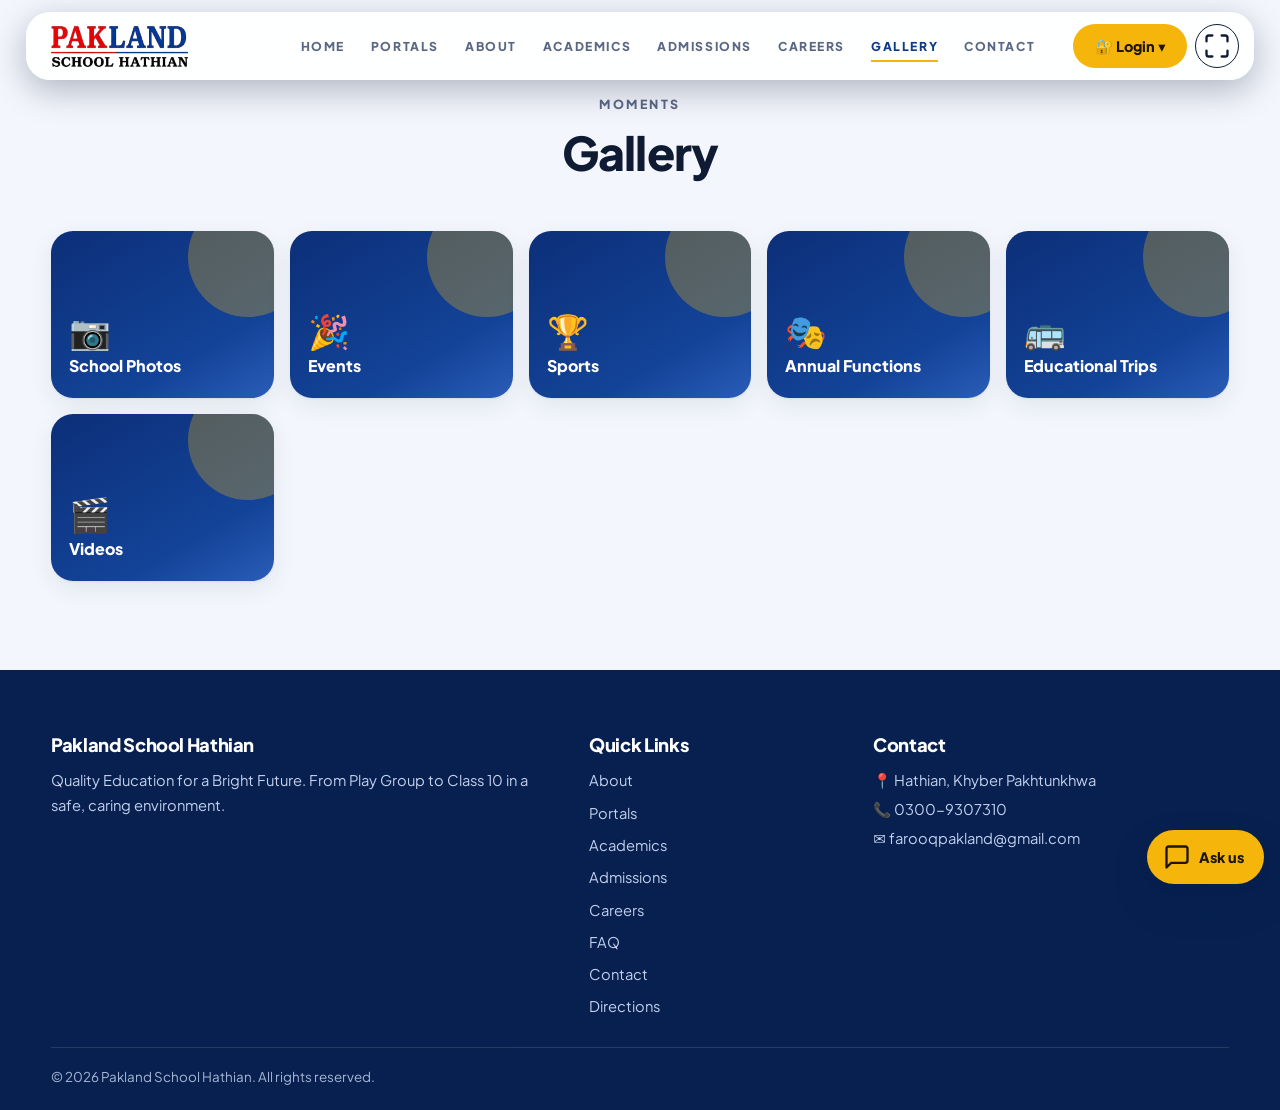
<file: gallery.html>
<!DOCTYPE html>
<html lang="en"><head><meta charset="utf-8">
<meta name="viewport" content="width=device-width, initial-scale=1, viewport-fit=cover">
<meta name="theme-color" content="#07204f">
<meta name="description" content="Pakland School Hathian - Quality education from Play Group to Class 10. Online admissions, student and teacher portals.">

<link rel="stylesheet" href="https://fonts.googleapis.com/css2?family=Plus+Jakarta+Sans:wght@400;500;600;700;800&family=Noto+Nastaliq+Urdu:wght@400;600&display=swap">
<title>Gallery - Pakland School Hathian</title>
<link rel="stylesheet" href="assets/style.css">
</head><body>
<header class="top" id="top"><div class="bar"><a class="lg" href="index.html"><img src="assets/img2.png" alt="Pakland School Hathian"></a><button class="mb" id="mb" aria-label="Menu" aria-expanded="false" aria-controls="mn"><span></span><span></span><span></span></button><div class="menu" id="mn"><nav aria-label="Main"><a href="index.html">Home</a><a href="portals.html">Portals</a><a href="about.html">About</a><a href="academics.html">Academics</a><a href="admissions.html">Admissions</a><a href="careers.html">Careers</a><a href="gallery.html" class="on" aria-current="page">Gallery</a><a href="contact.html">Contact</a></nav><div class="acts"><div class="dd" id="dd"><button class="btn lgb" id="lgb" aria-expanded="false" aria-haspopup="true">🔐 Login ▾</button><div class="ddm"><button class="btn" onclick="pt('s')">🎓 Student Login</button><button class="btn g" onclick="pt('t')">👩‍🏫 Teacher Login</button><button class="btn g" onclick="lg(1)">🔐 Admin Login</button></div></div><button class="btn o fsb" id="fs" title="Full screen" aria-label="Full screen"><svg viewBox="0 0 24 24" width="28" height="28" fill="none" stroke="currentColor" stroke-width="2" stroke-linecap="round" stroke-linejoin="round" aria-hidden="true" width="18" height="18"><path d="M8 3H5a2 2 0 0 0-2 2v3M21 8V5a2 2 0 0 0-2-2h-3M3 16v3a2 2 0 0 0 2 2h3M16 21h3a2 2 0 0 0 2-2v-3"/></svg></button></div></div></div></header>

<main id="gallery">
<section id="gallery" class="alt"><div class="w"><div class="sh"><span class="ey">Moments</span><h2>Gallery</h2></div><div class="gal"><div><i>📷</i>School Photos</div><div><i>🎉</i>Events</div><div><i>🏆</i>Sports</div><div><i>🎭</i>Annual Functions</div><div><i>🚌</i>Educational Trips</div><div><i>🎬</i>Videos</div></div></div></section>

</main>

<footer><div class="w"><div class="fg"><div><h3>Pakland School Hathian</h3><p>Quality Education for a Bright Future. From Play Group to Class 10 in a safe, caring environment.</p></div><div><h3>Quick Links</h3><div class="fl"><a href="about.html">About</a><a href="portals.html">Portals</a><a href="academics.html">Academics</a><a href="admissions.html">Admissions</a><a href="careers.html">Careers</a><a href="index.html#faq">FAQ</a><a href="contact.html">Contact</a><a href="https://www.google.com/maps/dir/?api=1&amp;destination=Pakland+School+Hathian%2C+Khyber+Pakhtunkhwa%2C+Pakistan" target="_blank" rel="noopener">Directions</a></div></div><div><h3>Contact</h3><p>📍 <a href="https://www.google.com/maps/search/?api=1&amp;query=Pakland+School+Hathian%2C+Khyber+Pakhtunkhwa%2C+Pakistan" target="_blank" rel="noopener">Hathian, Khyber Pakhtunkhwa</a></p><p>📞 <a href="tel:+923009307310">0300-9307310</a></p><p>✉️ <a href="mailto:farooqpakland@gmail.com">farooqpakland@gmail.com</a></p></div></div><div class="fc">© 2026 Pakland School Hathian. All rights reserved.</div></div></footer>
<div class="cb" id="cb" role="dialog" aria-label="Pakland School assistant">
<div class="cb-h"><span class="cb-av"><svg viewBox="0 0 24 24" width="22" height="22" fill="none" stroke="currentColor" stroke-width="2" stroke-linecap="round" stroke-linejoin="round"><path d="M22 10 12 5 2 10l10 5 10-5z"/><path d="M6 12v5c0 1.5 3 3 6 3s6-1.5 6-3v-5"/></svg></span><div><b>Pakland Assistant</b><small>Ask anything about the school</small></div><button type="button" class="cb-x" id="cbx" aria-label="Close chat">&times;</button></div>
<div class="cb-m" id="cbm" aria-live="polite"></div>
<div class="cb-chips"><button type="button" class="cb-chip" data-q="How to apply for admission?">Admission</button><button type="button" class="cb-chip" data-q="Fee structure">Fees</button><button type="button" class="cb-chip" data-q="Documents required">Documents</button><button type="button" class="cb-chip" data-q="Contact number">Contact</button><button type="button" class="cb-chip" data-q="Facilities">Facilities</button></div>
<form class="cb-f" id="cbf"><input id="cbi" placeholder="Type your question..." autocomplete="off" aria-label="Your question"><button class="cb-s" aria-label="Send"><svg viewBox="0 0 24 24" width="20" height="20" fill="none" stroke="currentColor" stroke-width="2.2" stroke-linecap="round" stroke-linejoin="round"><path d="M22 2 11 13"/><path d="M22 2 15 22l-4-9-9-4z"/></svg></button></form>
</div>
<div class="eb"><button type="button" class="btn fab" id="cbt" aria-label="Chat with us" aria-expanded="false"><svg viewBox="0 0 24 24" width="28" height="28" fill="none" stroke="currentColor" stroke-width="2" stroke-linecap="round" stroke-linejoin="round" aria-hidden="true" width="22" height="22"><path d="M21 15a2 2 0 0 1-2 2H7l-4 4V5a2 2 0 0 1 2-2h14a2 2 0 0 1 2 2z"/></svg><span>Ask us</span></button></div>

<div class="md" id="lm"><form class="card" id="lf"><h3 style="margin:0">Admin Login</h3><label>Username<input id="lu" autocomplete="username" required></label><label>Password<input id="lp" type="password" autocomplete="current-password" required></label><div id="le" style="color:var(--red);font-weight:700"></div><div style="display:flex;gap:8px"><button class="btn g">Login</button><button type="button" class="btn o" onclick="lm(0)">Cancel</button></div></form></div>
<div class="md" id="cmd" style="z-index:200"><form class="card" id="cf"><h3 style="margin:0">Change Password</h3><label>Current Password<input id="cp0" type="password" required></label><label>New Password (min 4)<input id="cp1" type="password" minlength="4" required></label><label>Confirm New Password<input id="cp2" type="password" minlength="4" required></label><div id="ce" style="font-weight:700"></div><div style="display:flex;gap:8px"><button class="btn g">Update</button><button type="button" class="btn o" onclick="cm(0)">Cancel</button></div></form></div>
<div id="erpwrap" class="pw" style="display:none">
<div class="pb"><b>Pakland School - Admin Panel</b><span><button class="btn s" onclick="cm(1)">🔑 Password</button><button class="btn s o" onclick="lo()">Logout</button></span></div>
<iframe id="erpf" title="Admin Panel"></iframe></div>


<div id="pwrap" class="pw" style="display:none">
<div class="pb"><b id="ptt">Portal</b><button class="btn s o" onclick="pt(0)">← Back to Website</button></div>
<iframe id="pf" title="Portal"></iframe></div>

<script src="assets/app.js"></script>
</body></html>
</file>
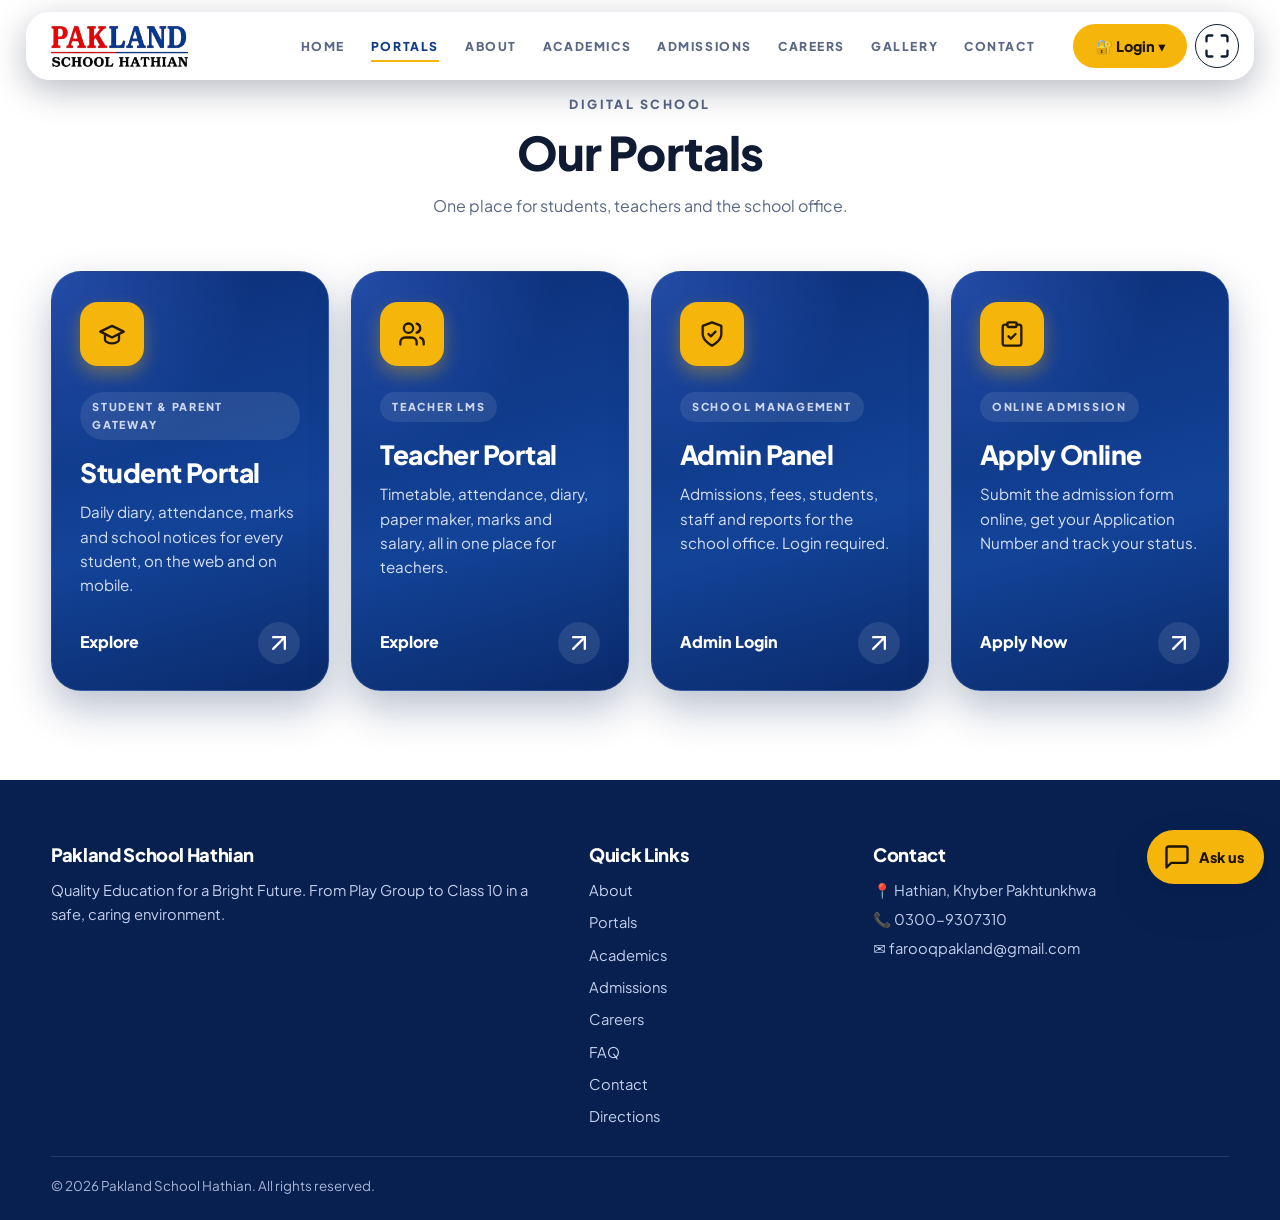
<file: portals.html>
<!DOCTYPE html>
<html lang="en"><head><meta charset="utf-8">
<meta name="viewport" content="width=device-width, initial-scale=1, viewport-fit=cover">
<meta name="theme-color" content="#07204f">
<meta name="description" content="Pakland School Hathian - Quality education from Play Group to Class 10. Online admissions, student and teacher portals.">

<link rel="stylesheet" href="https://fonts.googleapis.com/css2?family=Plus+Jakarta+Sans:wght@400;500;600;700;800&family=Noto+Nastaliq+Urdu:wght@400;600&display=swap">
<title>Portals - Pakland School Hathian</title>
<link rel="stylesheet" href="assets/style.css">
</head><body>
<header class="top" id="top"><div class="bar"><a class="lg" href="index.html"><img src="assets/img2.png" alt="Pakland School Hathian"></a><button class="mb" id="mb" aria-label="Menu" aria-expanded="false" aria-controls="mn"><span></span><span></span><span></span></button><div class="menu" id="mn"><nav aria-label="Main"><a href="index.html">Home</a><a href="portals.html" class="on" aria-current="page">Portals</a><a href="about.html">About</a><a href="academics.html">Academics</a><a href="admissions.html">Admissions</a><a href="careers.html">Careers</a><a href="gallery.html">Gallery</a><a href="contact.html">Contact</a></nav><div class="acts"><div class="dd" id="dd"><button class="btn lgb" id="lgb" aria-expanded="false" aria-haspopup="true">🔐 Login ▾</button><div class="ddm"><button class="btn" onclick="pt('s')">🎓 Student Login</button><button class="btn g" onclick="pt('t')">👩‍🏫 Teacher Login</button><button class="btn g" onclick="lg(1)">🔐 Admin Login</button></div></div><button class="btn o fsb" id="fs" title="Full screen" aria-label="Full screen"><svg viewBox="0 0 24 24" width="28" height="28" fill="none" stroke="currentColor" stroke-width="2" stroke-linecap="round" stroke-linejoin="round" aria-hidden="true" width="18" height="18"><path d="M8 3H5a2 2 0 0 0-2 2v3M21 8V5a2 2 0 0 0-2-2h-3M3 16v3a2 2 0 0 0 2 2h3M16 21h3a2 2 0 0 0 2-2v-3"/></svg></button></div></div></div></header>

<main id="portals">
<section id="portals"><div class="w"><div class="sh"><span class="ey">Digital School</span><h2>Our Portals</h2><p class="mut">One place for students, teachers and the school office.</p></div><div class="pg4"><button class="pc" onclick="pt('s')"><span class="pi"><svg viewBox="0 0 24 24" width="28" height="28" fill="none" stroke="currentColor" stroke-width="2" stroke-linecap="round" stroke-linejoin="round" aria-hidden="true"><path d="M22 10 12 5 2 10l10 5 10-5z"/><path d="M6 12v5c0 1.5 3 3 6 3s6-1.5 6-3v-5"/></svg></span><span class="tg">Student &amp; Parent Gateway</span><b class="pt">Student Portal</b><span class="pd">Daily diary, attendance, marks and school notices for every student, on the web and on mobile.</span><span class="pg"><span>Explore</span><i><svg viewBox="0 0 24 24" width="28" height="28" fill="none" stroke="currentColor" stroke-width="2" stroke-linecap="round" stroke-linejoin="round" aria-hidden="true" width="18" height="18"><path d="M7 17 17 7"/><path d="M7 7h10v10"/></svg></i></span></button><button class="pc" onclick="pt('t')"><span class="pi"><svg viewBox="0 0 24 24" width="28" height="28" fill="none" stroke="currentColor" stroke-width="2" stroke-linecap="round" stroke-linejoin="round" aria-hidden="true"><path d="M16 21v-2a4 4 0 0 0-4-4H6a4 4 0 0 0-4 4v2"/><circle cx="9" cy="7" r="4"/><path d="M22 21v-2a4 4 0 0 0-3-3.87"/><path d="M16 3.13a4 4 0 0 1 0 7.75"/></svg></span><span class="tg">Teacher LMS</span><b class="pt">Teacher Portal</b><span class="pd">Timetable, attendance, diary, paper maker, marks and salary, all in one place for teachers.</span><span class="pg"><span>Explore</span><i><svg viewBox="0 0 24 24" width="28" height="28" fill="none" stroke="currentColor" stroke-width="2" stroke-linecap="round" stroke-linejoin="round" aria-hidden="true" width="18" height="18"><path d="M7 17 17 7"/><path d="M7 7h10v10"/></svg></i></span></button><button class="pc" onclick="lg(1)"><span class="pi"><svg viewBox="0 0 24 24" width="28" height="28" fill="none" stroke="currentColor" stroke-width="2" stroke-linecap="round" stroke-linejoin="round" aria-hidden="true"><path d="M12 22s8-4 8-10V5l-8-3-8 3v7c0 6 8 10 8 10z"/><path d="m9 12 2 2 4-4"/></svg></span><span class="tg">School Management</span><b class="pt">Admin Panel</b><span class="pd">Admissions, fees, students, staff and reports for the school office. Login required.</span><span class="pg"><span>Admin Login</span><i><svg viewBox="0 0 24 24" width="28" height="28" fill="none" stroke="currentColor" stroke-width="2" stroke-linecap="round" stroke-linejoin="round" aria-hidden="true" width="18" height="18"><path d="M7 17 17 7"/><path d="M7 7h10v10"/></svg></i></span></button><button class="pc" onclick="location.href='admissions.html#application-form'"><span class="pi"><svg viewBox="0 0 24 24" width="28" height="28" fill="none" stroke="currentColor" stroke-width="2" stroke-linecap="round" stroke-linejoin="round" aria-hidden="true"><rect x="8" y="2" width="8" height="4" rx="1"/><path d="M16 4h2a2 2 0 0 1 2 2v14a2 2 0 0 1-2 2H6a2 2 0 0 1-2-2V6a2 2 0 0 1 2-2h2"/><path d="m9 14 2 2 4-4"/></svg></span><span class="tg">Online Admission</span><b class="pt">Apply Online</b><span class="pd">Submit the admission form online, get your Application Number and track your status.</span><span class="pg"><span>Apply Now</span><i><svg viewBox="0 0 24 24" width="28" height="28" fill="none" stroke="currentColor" stroke-width="2" stroke-linecap="round" stroke-linejoin="round" aria-hidden="true" width="18" height="18"><path d="M7 17 17 7"/><path d="M7 7h10v10"/></svg></i></span></button></div></div></section>

</main>

<footer><div class="w"><div class="fg"><div><h3>Pakland School Hathian</h3><p>Quality Education for a Bright Future. From Play Group to Class 10 in a safe, caring environment.</p></div><div><h3>Quick Links</h3><div class="fl"><a href="about.html">About</a><a href="portals.html">Portals</a><a href="academics.html">Academics</a><a href="admissions.html">Admissions</a><a href="careers.html">Careers</a><a href="index.html#faq">FAQ</a><a href="contact.html">Contact</a><a href="https://www.google.com/maps/dir/?api=1&amp;destination=Pakland+School+Hathian%2C+Khyber+Pakhtunkhwa%2C+Pakistan" target="_blank" rel="noopener">Directions</a></div></div><div><h3>Contact</h3><p>📍 <a href="https://www.google.com/maps/search/?api=1&amp;query=Pakland+School+Hathian%2C+Khyber+Pakhtunkhwa%2C+Pakistan" target="_blank" rel="noopener">Hathian, Khyber Pakhtunkhwa</a></p><p>📞 <a href="tel:+923009307310">0300-9307310</a></p><p>✉️ <a href="mailto:farooqpakland@gmail.com">farooqpakland@gmail.com</a></p></div></div><div class="fc">© 2026 Pakland School Hathian. All rights reserved.</div></div></footer>
<div class="cb" id="cb" role="dialog" aria-label="Pakland School assistant">
<div class="cb-h"><span class="cb-av"><svg viewBox="0 0 24 24" width="22" height="22" fill="none" stroke="currentColor" stroke-width="2" stroke-linecap="round" stroke-linejoin="round"><path d="M22 10 12 5 2 10l10 5 10-5z"/><path d="M6 12v5c0 1.5 3 3 6 3s6-1.5 6-3v-5"/></svg></span><div><b>Pakland Assistant</b><small>Ask anything about the school</small></div><button type="button" class="cb-x" id="cbx" aria-label="Close chat">&times;</button></div>
<div class="cb-m" id="cbm" aria-live="polite"></div>
<div class="cb-chips"><button type="button" class="cb-chip" data-q="How to apply for admission?">Admission</button><button type="button" class="cb-chip" data-q="Fee structure">Fees</button><button type="button" class="cb-chip" data-q="Documents required">Documents</button><button type="button" class="cb-chip" data-q="Contact number">Contact</button><button type="button" class="cb-chip" data-q="Facilities">Facilities</button></div>
<form class="cb-f" id="cbf"><input id="cbi" placeholder="Type your question..." autocomplete="off" aria-label="Your question"><button class="cb-s" aria-label="Send"><svg viewBox="0 0 24 24" width="20" height="20" fill="none" stroke="currentColor" stroke-width="2.2" stroke-linecap="round" stroke-linejoin="round"><path d="M22 2 11 13"/><path d="M22 2 15 22l-4-9-9-4z"/></svg></button></form>
</div>
<div class="eb"><button type="button" class="btn fab" id="cbt" aria-label="Chat with us" aria-expanded="false"><svg viewBox="0 0 24 24" width="28" height="28" fill="none" stroke="currentColor" stroke-width="2" stroke-linecap="round" stroke-linejoin="round" aria-hidden="true" width="22" height="22"><path d="M21 15a2 2 0 0 1-2 2H7l-4 4V5a2 2 0 0 1 2-2h14a2 2 0 0 1 2 2z"/></svg><span>Ask us</span></button></div>

<div class="md" id="lm"><form class="card" id="lf"><h3 style="margin:0">Admin Login</h3><label>Username<input id="lu" autocomplete="username" required></label><label>Password<input id="lp" type="password" autocomplete="current-password" required></label><div id="le" style="color:var(--red);font-weight:700"></div><div style="display:flex;gap:8px"><button class="btn g">Login</button><button type="button" class="btn o" onclick="lm(0)">Cancel</button></div></form></div>
<div class="md" id="cmd" style="z-index:200"><form class="card" id="cf"><h3 style="margin:0">Change Password</h3><label>Current Password<input id="cp0" type="password" required></label><label>New Password (min 4)<input id="cp1" type="password" minlength="4" required></label><label>Confirm New Password<input id="cp2" type="password" minlength="4" required></label><div id="ce" style="font-weight:700"></div><div style="display:flex;gap:8px"><button class="btn g">Update</button><button type="button" class="btn o" onclick="cm(0)">Cancel</button></div></form></div>
<div id="erpwrap" class="pw" style="display:none">
<div class="pb"><b>Pakland School - Admin Panel</b><span><button class="btn s" onclick="cm(1)">🔑 Password</button><button class="btn s o" onclick="lo()">Logout</button></span></div>
<iframe id="erpf" title="Admin Panel"></iframe></div>


<div id="pwrap" class="pw" style="display:none">
<div class="pb"><b id="ptt">Portal</b><button class="btn s o" onclick="pt(0)">← Back to Website</button></div>
<iframe id="pf" title="Portal"></iframe></div>

<script src="assets/app.js"></script>
</body></html>
</file>
<file: assets/style.css>
:root{--bg:#ffffff;--card:#f3f6fc;--ink:#0f1b33;--mute:#5a6785;--g:#0f3a8a;--g2:#07204f;--gb:#0f3a8a;--gold:#f5b50a;--line:#dfe6f3;--red:#c0392b;--sh:0 1px 2px rgba(7,32,79,.06),0 8px 24px rgba(7,32,79,.08);--sh2:0 4px 8px rgba(7,32,79,.08),0 18px 40px rgba(7,32,79,.16);--hd:68px;--band:94px;--pad:clamp(16px,4vw,64px);--gap:clamp(10px,2vw,28px)}
@media (prefers-color-scheme:dark){:root:not([data-theme="light"]){--bg:#0a1226;--card:#0f1a33;--ink:#e8eefc;--mute:#9fb0d3;--g:#8ab4ff;--gb:#2c5bc0;--line:#22325a}}
:root[data-theme="dark"]{--bg:#0a1226;--card:#0f1a33;--ink:#e8eefc;--mute:#9fb0d3;--g:#8ab4ff;--gb:#2c5bc0;--line:#22325a}
*{box-sizing:border-box}
html{scroll-behavior:smooth;scroll-padding-top:calc(var(--hd) + 30px);-webkit-text-size-adjust:100%}
body{margin:0;background:var(--bg);color:var(--ink);font:16px/1.65 "Plus Jakarta Sans","Nunito Sans",system-ui,-apple-system,"Segoe UI",Roboto,sans-serif;min-height:100dvh;overflow-x:hidden;-webkit-font-smoothing:antialiased}
img{max-width:100%}
h1,h2,h3{font-family:inherit;font-weight:800;letter-spacing:-.02em;line-height:1.15;margin:0 0 .5em}
h3{font-size:1.15rem;color:var(--g)}
p{margin:0 0 .8em}
.mut{color:var(--mute)}
.w{width:100%;max-width:1440px;margin:0 auto;padding:0 var(--pad)}
section{padding:clamp(52px,7vw,96px) 0}
.alt{background:var(--card)}
.sh{text-align:center;max-width:720px;margin:0 auto clamp(30px,4vw,52px)}
.ey{display:inline-block;font-size:.78rem;font-weight:800;letter-spacing:.2em;text-transform:uppercase;color:var(--mute);margin-bottom:12px}
.sh h2{font-size:clamp(1.8rem,4vw,2.9rem);color:var(--ink);margin:0 0 .3em}
.sh p{margin:0}
/* header pill */
.top{position:fixed;top:calc(12px + env(safe-area-inset-top,0px));left:var(--gap);right:var(--gap);z-index:50;max-width:1500px;margin:0 auto}
.bar{display:flex;align-items:center;gap:18px;min-height:var(--hd);padding:0 14px 0 22px;border-radius:24px;background:rgba(255,255,255,.93);background:color-mix(in srgb,var(--bg) 92%,transparent);backdrop-filter:blur(16px);-webkit-backdrop-filter:blur(16px);box-shadow:0 10px 34px rgba(3,15,45,.28);border:1px solid rgba(255,255,255,.4)}
.lg{display:flex;align-items:center;margin-right:auto}.lg img{height:44px;width:auto;display:block}
.menu{display:flex;align-items:center;gap:26px}
.top nav{display:flex;gap:2px}
.top nav a{text-decoration:none;color:var(--mute);font-size:.76rem;font-weight:800;letter-spacing:.13em;text-transform:uppercase;padding:10px 12px;border-radius:10px;position:relative;transition:color .15s}
.top nav a::after{content:"";position:absolute;left:12px;right:12px;bottom:4px;height:2px;background:var(--gold);transform:scaleX(0);transition:transform .2s}
.top nav a:hover{color:var(--g)}.top nav a:hover::after{transform:scaleX(1)}
.acts{display:flex;gap:8px;align-items:center}
.dd{position:relative}
.ddm{position:absolute;right:0;top:calc(100% + 10px);min-width:220px;display:none;flex-direction:column;gap:6px;padding:10px;background:var(--bg);border:1px solid var(--line);border-radius:16px;box-shadow:var(--sh2)}
.dd.on .ddm{display:flex}
.ddm .btn{justify-content:flex-start;width:100%}
.mb{display:none;width:46px;height:46px;border:1.5px solid var(--line);border-radius:14px;background:var(--bg);color:var(--ink);cursor:pointer;align-items:center;justify-content:center;flex-direction:column;gap:5px;padding:0}
.mb span{display:block;width:22px;height:2.5px;background:currentColor;border-radius:2px;transition:transform .2s,opacity .2s}
.mb[aria-expanded="true"] span:nth-child(1){transform:translateY(7.5px) rotate(45deg)}
.mb[aria-expanded="true"] span:nth-child(2){opacity:0}
.mb[aria-expanded="true"] span:nth-child(3){transform:translateY(-7.5px) rotate(-45deg)}
.btn{display:inline-flex;align-items:center;justify-content:center;gap:8px;border:0;border-radius:999px;padding:11px 22px;min-height:44px;font:800 .9rem "Plus Jakarta Sans","Nunito Sans",system-ui,sans-serif;cursor:pointer;text-decoration:none;background:var(--gold);color:#1d1500;transition:transform .15s,box-shadow .15s,filter .15s;white-space:nowrap}
.btn:hover{transform:translateY(-2px);box-shadow:0 8px 20px rgba(245,181,10,.35);filter:brightness(1.04)}
.btn:active{transform:translateY(0)}
.btn.g{background:var(--gb);color:#fff}.btn.g:hover{box-shadow:0 8px 20px rgba(15,58,138,.35)}
.btn.o{background:transparent;color:inherit;border:1.5px solid currentColor}.btn.r{background:var(--red);color:#fff}.btn.s{padding:6px 14px;min-height:36px;font-size:.82rem}
.btn.gh{background:rgba(255,255,255,.1);color:#fff;border:1.5px solid rgba(255,255,255,.45);backdrop-filter:blur(6px)}
.fsb{padding:0;width:44px;color:var(--ink)}
:focus-visible{outline:3px solid var(--gold);outline-offset:2px}
/* hero */
.hh{position:relative;isolation:isolate;display:flex;align-items:center;min-height:clamp(560px,100dvh,920px);padding-top:var(--band);color:#fff;background:#07204f url(img1.jpg) 50% 100%/cover no-repeat}
.hh::before{content:"";position:absolute;inset:0;z-index:-1;background:linear-gradient(90deg,rgba(5,18,52,.93) 0%,rgba(7,28,76,.80) 36%,rgba(7,28,76,.38) 66%,rgba(7,28,76,.10) 100%),linear-gradient(180deg,rgba(5,18,52,.55) 0%,rgba(5,18,52,0) 38%,rgba(5,18,52,.50) 100%)}
.hin{width:100%;max-width:860px;padding:clamp(28px,5vw,56px) var(--pad) clamp(40px,6vw,72px)}
.hk{display:inline-block;font:800 clamp(1.05rem,2.2vw,1.7rem)/1.1 "Plus Jakarta Sans",system-ui,sans-serif;letter-spacing:.14em;text-transform:uppercase;color:#ffd400;margin-bottom:clamp(10px,1.6vw,18px);text-shadow:0 2px 10px rgba(0,0,0,.35)}
.hin h1{font:800 clamp(2.3rem,6vw,4.6rem)/1.04 "Plus Jakarta Sans",system-ui,sans-serif;letter-spacing:-.025em;margin:0 0 clamp(16px,2.4vw,28px);color:#fff;text-shadow:0 3px 18px rgba(0,0,0,.4)}
.hin h1 span{display:block}
.hp{font-size:clamp(1rem,1.55vw,1.22rem);line-height:1.6;max-width:56ch;margin:0 0 20px;color:#fff;opacity:.96;text-shadow:0 1px 8px rgba(0,0,0,.4)}
.ha{display:flex;flex-wrap:wrap;align-items:center;gap:4px 14px;max-width:max-content;margin:0 0 clamp(20px,3vw,32px);padding:12px 20px;border-left:4px solid #ffd400;border-radius:0 16px 16px 0;background:rgba(255,255,255,.1);backdrop-filter:blur(8px);-webkit-backdrop-filter:blur(8px)}
.ha b{font:800 clamp(1.05rem,1.8vw,1.3rem)/1.2 "Plus Jakarta Sans",system-ui,sans-serif;color:#ffd400}
.ha span{font-size:clamp(.95rem,1.4vw,1.08rem);color:#fff}
.hin .row{gap:14px}
.hin .btn{min-height:58px;padding:0 32px;font-size:1rem;background:#ffd400;color:#1d1500}
.hin .btn.gh{background:rgba(255,255,255,.12);color:#fff;border:1.5px solid rgba(255,255,255,.45)}
.row{display:flex;gap:12px;flex-wrap:wrap}
@media (max-width:900px){
.hh{min-height:0;align-items:flex-end}
.hh::before{background:linear-gradient(180deg,rgba(5,18,52,.82) 0%,rgba(7,28,76,.70) 55%,rgba(5,18,52,.90) 100%)}
}
/* stats */
.stats{background:var(--g2);color:#fff;padding:0}
.stats .w{display:grid;grid-template-columns:repeat(4,1fr)}
.stat{text-align:center;padding:30px 12px;font-weight:700;font-size:.78rem;letter-spacing:.14em;text-transform:uppercase;color:#b9c7e8;border-right:1px solid rgba(255,255,255,.1)}
.stat:last-child{border-right:0}
.stat b{display:block;font:800 clamp(1.9rem,3.6vw,2.8rem)/1.2 "Plus Jakarta Sans",sans-serif;color:var(--gold);letter-spacing:-.02em;text-transform:none}
/* cards */
.grid{display:grid;gap:22px;grid-template-columns:repeat(auto-fit,minmax(min(100%,260px),1fr))}
.card{background:var(--bg);border:1px solid var(--line);border-radius:22px;padding:26px;box-shadow:var(--sh);transition:transform .2s,box-shadow .2s}
.card:hover{box-shadow:var(--sh2)}
.k{border-top:5px solid var(--gold)}
.pf{display:flex;gap:14px;align-items:center;margin-top:16px}.pf img{width:74px;height:74px;border-radius:50%;object-fit:cover;border:3px solid var(--gold);flex:none}.pf b{display:block;color:var(--g)}
ul.t,ol.t{margin:.3em 0;padding-left:1.2em}ul.t li,ol.t li{margin:.3em 0}
.chips{display:flex;flex-wrap:wrap;gap:8px}.chips span{background:var(--card);border:1px solid var(--line);color:var(--ink);padding:5px 12px;border-radius:999px;font-size:.84rem;font-weight:700}
/* portals */
.pg4{display:grid;gap:22px;grid-template-columns:repeat(4,1fr)}
.pc{position:relative;overflow:hidden;text-align:left;text-decoration:none;display:flex;flex-direction:column;align-items:flex-start;gap:0;min-height:380px;padding:30px 28px 26px;border:1px solid rgba(255,255,255,.1);border-radius:30px;color:#fff;font:inherit;cursor:pointer;background:radial-gradient(120% 80% at 0% 0%,rgba(80,130,255,.35),transparent 60%),linear-gradient(165deg,#0c2f78,#134398 60%,#0a2a6a);box-shadow:0 18px 40px rgba(7,32,79,.28);transition:transform .25s,box-shadow .25s}
.pc:hover{transform:translateY(-6px);box-shadow:0 26px 50px rgba(7,32,79,.4)}
.pi{width:64px;height:64px;border-radius:18px;background:var(--gold);color:#241a00;display:flex;align-items:center;justify-content:center;margin-bottom:26px;box-shadow:0 8px 18px rgba(245,181,10,.35)}
.tg{font-size:.68rem;font-weight:800;letter-spacing:.16em;text-transform:uppercase;color:#cdd9f5;background:rgba(255,255,255,.09);padding:6px 12px;border-radius:999px;margin-bottom:18px}
.pt{font-size:1.65rem;font-weight:800;letter-spacing:-.02em;line-height:1.15;margin-bottom:12px;display:block}
.pd{font-size:.95rem;line-height:1.6;color:#d6e0f7}
.pg{margin-top:auto;padding-top:24px;width:100%;display:flex;align-items:center;justify-content:space-between;font-weight:800}
.pg i{width:42px;height:42px;border-radius:50%;background:rgba(255,255,255,.1);display:flex;align-items:center;justify-content:center;transition:background .2s,color .2s}
.pc:hover .pg i{background:var(--gold);color:#241a00}
/* facilities, gallery */
.fac{display:flex;align-items:center;gap:14px;font-weight:700;padding:18px 20px}
.fac:hover{transform:translateY(-3px)}
.fac .fi{width:46px;height:46px;border-radius:14px;background:rgba(245,181,10,.18);display:flex;align-items:center;justify-content:center;font-size:1.5rem;flex:none}
.gal{display:grid;gap:16px;grid-template-columns:repeat(auto-fit,minmax(min(100%,210px),1fr))}
.gal div{aspect-ratio:4/3;border-radius:22px;background:linear-gradient(150deg,#0c2f78,#134398 70%,#2a5db8);display:flex;flex-direction:column;justify-content:flex-end;gap:6px;padding:18px;color:#fff;font-weight:800;box-shadow:var(--sh);transition:transform .2s;position:relative;overflow:hidden}
.gal div:hover{transform:translateY(-4px)}
.gal div i{font-style:normal;font-size:2.1rem;line-height:1}
.gal div::before{content:"";position:absolute;right:-34px;top:-34px;width:120px;height:120px;border-radius:50%;background:rgba(245,181,10,.3)}


/* contact */
.cg2{display:grid;grid-template-columns:1fr 1.1fr;gap:clamp(24px,4vw,56px);align-items:start}
.lc{font-size:clamp(1.6rem,3vw,2.2rem);color:var(--ink);margin-bottom:.4em}
.cl{display:grid;gap:16px}
.cc{display:flex;align-items:center;gap:18px;padding:20px 22px;background:var(--bg);border:1px solid var(--line);border-radius:24px;box-shadow:var(--sh);text-decoration:none;color:var(--ink);transition:transform .2s,box-shadow .2s}
a.cc:hover{transform:translateY(-3px);box-shadow:var(--sh2)}
.cc>span:last-child{display:grid;gap:2px;min-width:0}
.cc small{font-size:.68rem;font-weight:800;letter-spacing:.18em;text-transform:uppercase;color:var(--mute)}
.cc b{font-size:1.15rem;overflow-wrap:anywhere}.cc em{font-style:normal;font-size:.88rem;color:var(--mute)}
.ci2{width:54px;height:54px;border-radius:16px;background:var(--card);color:var(--g);display:flex;align-items:center;justify-content:center;flex:none}
.ci2.wa{background:rgba(37,175,90,.14);color:#1b9a4d}.ci2.pn{background:rgba(245,181,10,.2);color:#9a6b00}
.cfm label{display:grid;gap:8px;font-weight:700;font-size:.9rem;color:var(--ink)}
.cfm input,.cfm textarea{background:var(--card);border-radius:16px}
@media (max-width:900px){.cg2{grid-template-columns:1fr}}
@media (max-width:420px){.cc b{font-size:.98rem}.cc{gap:14px;padding:18px 16px}}
/* careers */
.h3c{grid-template-columns:repeat(3,1fr)}
.card .fi2{margin:0 0 18px}
.jf{display:grid;gap:26px}
.f2{display:grid;grid-template-columns:1fr 1fr;gap:20px 24px}
.f2 .full{grid-column:1/-1}
.jf label{display:grid;gap:8px;text-transform:uppercase;letter-spacing:.12em;font-size:.72rem;font-weight:800;color:var(--mute)}
.jf input:not([type=radio]),.jf select,.jf textarea{background:var(--card);border-radius:18px;text-transform:none;letter-spacing:0;font-size:16px;font-weight:500;color:var(--ink)}
.rd{display:flex;gap:26px;flex-wrap:wrap;padding:10px 0}
.jf .rd label{display:flex;align-items:center;gap:10px;text-transform:none;letter-spacing:0;font-size:1rem;font-weight:600;color:var(--ink)}
.jf input[type=radio]{width:22px;height:22px;min-height:0;accent-color:var(--g);padding:0}
.jsub{display:flex;justify-content:flex-end}
@media (max-width:900px){.h3c{grid-template-columns:1fr}.f2{grid-template-columns:1fr}}
@media (max-width:620px){.jsub .btn{width:100%}}
/* admissions */
.steps{counter-reset:s;display:grid;gap:22px;grid-template-columns:repeat(auto-fit,minmax(min(100%,280px),1fr));margin-bottom:34px}
form.f{display:grid;gap:14px;grid-template-columns:repeat(auto-fit,minmax(min(100%,240px),1fr))}
label{display:grid;gap:6px;font-weight:700;font-size:.86rem}
input,select,textarea{font:inherit;font-size:16px;padding:12px 14px;min-height:46px;border:1px solid var(--line);border-radius:14px;background:var(--bg);color:var(--ink);width:100%;transition:border-color .15s,box-shadow .15s}
input:focus,select:focus,textarea:focus{outline:none;border-color:var(--g);box-shadow:0 0 0 3px rgba(15,58,138,.16)}
.full{grid-column:1/-1}.ok{background:var(--card);border:2px solid var(--g);border-radius:16px;padding:16px;margin-top:16px}
.adm{background:var(--bg);border:1px solid var(--line);border-radius:26px;padding:clamp(20px,3.5vw,40px);box-shadow:var(--sh)}
.stt{margin-top:34px}

/* about */
.abh{background:radial-gradient(70% 120% at 50% 0%,rgba(60,110,230,.45),transparent 70%),linear-gradient(180deg,#0b2a6b,var(--g2));color:#fff;text-align:center;padding:clamp(64px,9vw,112px) 0 clamp(96px,12vw,140px)}
.pill{display:inline-block;padding:8px 20px;border-radius:999px;border:1px solid rgba(255,255,255,.18);background:rgba(0,0,0,.25);color:var(--gold);font-weight:800;font-size:.74rem;letter-spacing:.22em;text-transform:uppercase;margin-bottom:24px}
.abt{font-size:clamp(2rem,5.4vw,3.9rem);color:#fff;margin:0 0 .4em}
.abh p{max-width:64ch;margin:0 auto 26px;color:#cfdaf3;font-size:clamp(1rem,1.6vw,1.15rem)}
.facts{padding:0 0 clamp(30px,4vw,56px);margin-top:calc(-1 * clamp(52px,6.5vw,76px));position:relative;z-index:2}
.facts .in{background:var(--bg);border:1px solid var(--line);border-radius:28px;box-shadow:var(--sh2);display:grid;grid-template-columns:repeat(4,1fr);padding:10px}
.fx{text-align:center;padding:26px 14px;display:flex;flex-direction:column;align-items:center;gap:8px;border-right:1px solid var(--line)}
.fx:last-child{border-right:0}
.fi2{width:54px;height:54px;border-radius:18px;background:var(--card);color:var(--g);display:flex;align-items:center;justify-content:center;margin-bottom:4px}
.fx small{font-size:.7rem;font-weight:800;letter-spacing:.18em;text-transform:uppercase;color:var(--mute)}
.fx b{font-size:1.1rem;line-height:1.35;color:var(--ink)}
.vm{display:grid;grid-template-columns:1fr 1fr;gap:26px}
.vc{background:var(--bg);border:1px solid var(--line);border-radius:30px;padding:clamp(26px,3.6vw,46px);box-shadow:var(--sh)}
.vt{width:66px;height:66px;border-radius:20px;display:flex;align-items:center;justify-content:center;margin-bottom:26px;flex:none}
.vt.a{background:rgba(245,181,10,.2);color:#9a6b00}.vt.b{background:rgba(15,58,138,.1);color:var(--g)}
.vc h3{font-size:clamp(1.6rem,3vw,2.3rem);color:var(--ink);margin-bottom:.45em}
.vc p{color:var(--mute);font-size:1.05rem;margin:0}
.vc.wide{grid-column:1/-1;display:flex;gap:26px;align-items:flex-start}.vc.wide .vt{margin-bottom:0}
.fh{margin:54px 0 22px;text-align:center;font-size:clamp(1.4rem,2.6vw,1.9rem);color:var(--ink)}
.cta{text-align:center;max-width:820px;margin:0 auto}
.ct,.qi{width:60px;height:60px;border-radius:18px;background:var(--card);color:var(--g);display:flex;align-items:center;justify-content:center;margin:0 auto 22px}
.alt .ct{background:var(--bg)}
.qi{border-radius:50%;background:transparent;border:2px solid var(--g);width:54px;height:54px}
.cta h2{font-size:clamp(1.8rem,4vw,2.9rem);margin:0 0 .4em}
.cta .row{justify-content:center}
.btn.nv{background:var(--g2);color:#fff;padding:16px 32px;font-size:1rem}.btn.nv:hover{box-shadow:0 10px 22px rgba(7,32,79,.35)}
.btn.gl{background:transparent;border:2px solid var(--gold);color:var(--ink);padding:14px 30px;font-size:1rem}.btn.gl:hover{background:rgba(245,181,10,.14);box-shadow:none}
@media (prefers-color-scheme:dark){:root:not([data-theme="light"]) .btn.nv{background:var(--gb)}}
@media (max-width:900px){.facts .in{grid-template-columns:repeat(2,1fr)}.fx:nth-child(2){border-right:0}.fx:nth-child(-n+2){border-bottom:1px solid var(--line)}.vm{grid-template-columns:1fr}}
@media (max-width:620px){.vc.wide{flex-direction:column;gap:20px}.vc.wide .vt{margin-bottom:0}.fx{padding:20px 8px}.btn.nv,.btn.gl{width:100%}}
#faq .sh{max-width:900px}

/* admissions */
.stp{display:grid;grid-template-columns:repeat(4,1fr);gap:26px}
.sc{padding:6px 4px}.sc .fi2{margin:0 0 20px;width:60px;height:60px}
.sc h3{font-size:1.25rem;color:var(--ink);margin-bottom:.4em}.sc p{margin:0}
.adm label{text-transform:uppercase;letter-spacing:.12em;font-size:.72rem;color:var(--mute)}
.adm input,.adm select,.adm textarea{background:var(--card);border-radius:18px;text-transform:none;letter-spacing:0;font-size:16px;color:var(--ink)}
.fee{border-radius:28px;overflow:hidden;border:1px solid var(--line);box-shadow:var(--sh);background:var(--bg)}
.ft{width:100%;border-collapse:collapse}
.ft th{background:var(--g2);color:#fff;text-align:left;padding:22px 28px;font-size:.78rem;letter-spacing:.14em;text-transform:uppercase;border-bottom:3px solid var(--gold)}
.ft th:last-child,.ft td:last-child{text-align:right}
.ft td{padding:18px 28px;border-top:1px solid var(--line);font-weight:700}
.ft td:last-child{color:var(--g)}
.ft tr.gr td{background:var(--card);color:var(--mute);font-size:.74rem;letter-spacing:.16em;text-transform:uppercase;padding:14px 28px;font-weight:800}
.ft tr.gr td{text-align:left!important}
.ft tr.gr i{display:inline-block;width:8px;height:8px;border-radius:50%;background:var(--gold);margin-right:12px}
.dg{display:grid;grid-template-columns:1fr 1fr;gap:26px}
.dp{background:var(--bg);border:1px solid var(--line);border-radius:30px;padding:clamp(24px,3.4vw,44px);box-shadow:var(--sh)}
.dh{display:flex;align-items:center;gap:16px;margin-bottom:28px}
.dh h3{margin:0;font-size:clamp(1.3rem,2.4vw,1.8rem);color:var(--ink)}
.hi{width:56px;height:56px;border-radius:16px;background:var(--g2);color:var(--gold);display:flex;align-items:center;justify-content:center;flex:none}
.ck{list-style:none;margin:0;padding:0;display:grid;gap:20px}
.ck li{display:flex;gap:14px;align-items:flex-start}
.ck li>i{width:26px;height:26px;border-radius:50%;background:rgba(245,181,10,.2);color:#9a6b00;display:flex;align-items:center;justify-content:center;flex:none;margin-top:2px}
.ck b{display:block;font-size:1.05rem}.ck p{margin:.1em 0 0}
@media (max-width:1100px){.stp{grid-template-columns:repeat(2,1fr)}}
@media (max-width:900px){.dg{grid-template-columns:1fr}}
@media (max-width:620px){.stp{grid-template-columns:1fr;gap:18px}.sc{display:grid;grid-template-columns:60px 1fr;column-gap:16px}.sc .fi2{grid-row:span 2;margin:0}.ft th,.ft td,.ft tr.gr td{padding:14px 16px}}
/* faq */
.faq{max-width:900px;margin:0 auto;display:grid;gap:14px}
.fq{background:var(--bg);border:1px solid var(--line);border-radius:20px;box-shadow:var(--sh);overflow:hidden}
.fq summary{list-style:none;cursor:pointer;padding:20px 24px;font-weight:800;font-size:1.02rem;display:flex;justify-content:space-between;align-items:center;gap:16px}
.fq summary::-webkit-details-marker{display:none}
.fq summary i{width:32px;height:32px;border-radius:50%;background:var(--card);flex:none;position:relative;transition:background .2s,transform .2s}
.fq summary i::before,.fq summary i::after{content:"";position:absolute;left:50%;top:50%;width:12px;height:2px;background:var(--g);transform:translate(-50%,-50%);transition:transform .2s}
.fq summary i::after{transform:translate(-50%,-50%) rotate(90deg)}
.fq[open] summary i{background:var(--gold)}
.fq[open] summary i::before,.fq[open] summary i::after{background:#1d1500}
.fq[open] summary i::after{transform:translate(-50%,-50%) rotate(0)}
.fq p{padding:0 24px 22px;margin:0;color:var(--mute)}
/* contact */
.cg{display:grid;gap:22px;grid-template-columns:1fr 1.2fr}
.ci{background:linear-gradient(165deg,#0c2f78,#134398);color:#fff;border-radius:26px;padding:clamp(22px,3vw,38px);display:flex;flex-direction:column;gap:6px;box-shadow:var(--sh2)}
.ci h3{color:#fff;font-size:1.5rem}.ci p{margin:.4em 0}.ci .mut{color:#b9c7e8}
.cf2{display:grid;gap:12px;align-content:start}
/* footer */
footer{background:var(--g2);color:#c3d0ee;padding:clamp(40px,6vw,64px) 0 22px;font-size:.92rem}
footer h3{color:#fff;margin-bottom:.7em}footer a{color:#c3d0ee;text-decoration:none}footer a:hover{color:var(--gold)}
.fg{display:grid;gap:30px;grid-template-columns:2fr 1fr 1.4fr;margin-bottom:28px}
.fg p{margin:.3em 0}.fl{display:grid;gap:8px}
.fc{border-top:1px solid rgba(255,255,255,.14);padding-top:18px;font-size:.84rem;opacity:.85}
/* floating */
.eb{position:fixed;right:16px;bottom:calc(16px + env(safe-area-inset-bottom,0px));z-index:40;display:flex;gap:10px;align-items:center}
.eb .btn{box-shadow:var(--sh2)}
.fab{width:54px;height:54px;padding:0;border-radius:18px}
.editing [data-e]{outline:2px dashed var(--gold);outline-offset:3px}
.md{position:fixed;inset:0;background:#0009;z-index:200;display:none;align-items:center;justify-content:center;padding:16px;backdrop-filter:blur(3px)}.md.on{display:flex}
.md .card{width:100%;max-width:400px;display:grid;gap:12px;max-height:90dvh;overflow:auto}
.pw{position:fixed;inset:0;z-index:100;background:var(--bg);flex-direction:column;height:100dvh;padding-top:env(safe-area-inset-top,0px)}
.pb{display:flex;align-items:center;justify-content:space-between;gap:10px;padding:8px 14px;background:var(--g2);color:#fff}
.pb b{overflow:hidden;text-overflow:ellipsis;white-space:nowrap;min-width:0}
.pb span{display:flex;gap:8px;flex:none}
.pw iframe{flex:1;border:0;width:100%;background:#fff;min-height:0}
@media (max-width:1180px){
.mb{display:flex}
.menu{display:none;position:absolute;left:0;right:0;top:calc(100% + 8px);flex-direction:column;align-items:stretch;gap:12px;background:var(--bg);padding:12px 16px 18px;border:1px solid var(--line);border-radius:22px;box-shadow:var(--sh2);max-height:calc(100dvh - var(--hd) - 40px);overflow:auto}
.menu.on{display:flex}
.top nav{flex-direction:column;gap:0}
.top nav a{padding:15px 12px;border-bottom:1px solid var(--line);border-radius:0;font-size:.82rem}
.top nav a::after{display:none}
.dd .lgb{display:none}
.ddm{position:static;display:flex;min-width:0;border:0;box-shadow:none;padding:0}
.ddm .btn{min-height:50px;justify-content:center}
.fsb{display:none!important}
.pg4{grid-template-columns:repeat(2,1fr)}
}
@media (max-width:900px){.stats .w{grid-template-columns:repeat(2,1fr)}.stat:nth-child(2){border-right:0}.stat:nth-child(-n+2){border-bottom:1px solid rgba(255,255,255,.1)}.fg{grid-template-columns:1fr 1fr}.fg>:first-child{grid-column:1/-1}.cg{grid-template-columns:1fr}}
@media (max-width:620px){:root{--hd:60px;--band:84px}.lg img{height:36px}.bar{padding:0 10px 0 16px;border-radius:20px}.card{padding:20px}.pf img{width:64px;height:64px}.fg{grid-template-columns:1fr}.pg4{grid-template-columns:1fr}.pc{min-height:0;padding:26px 24px 22px;border-radius:26px}.row .btn{flex:1 1 100%}.pb{padding:6px 10px}.eb{right:10px;bottom:calc(10px + env(safe-area-inset-bottom,0px))}.fq summary{padding:17px 18px}.fq p{padding:0 18px 18px}}
@media (hover:none){.card:hover,.gal div:hover,.btn:hover,.pc:hover,.fac:hover{transform:none}}
@media (prefers-reduced-motion:reduce){*{scroll-behavior:auto!important;transition:none!important}}
/* chat */
.eb .fab{width:auto;height:54px;padding:0 20px 0 16px;border-radius:999px}
.cb{position:fixed;right:16px;bottom:calc(84px + env(safe-area-inset-bottom,0px));width:390px;max-width:calc(100vw - 20px);height:min(640px,calc(100dvh - 110px));background:var(--bg);border:1px solid var(--line);border-radius:26px;box-shadow:0 24px 60px rgba(3,15,45,.38);display:none;flex-direction:column;overflow:hidden;z-index:70}
.cb.on{display:flex}
.cb-h{background:linear-gradient(120deg,#0b2a6b,#134398);color:#fff;padding:14px 16px;display:flex;align-items:center;gap:12px}
.cb-h b{display:block;font-size:1rem;line-height:1.2}.cb-h small{opacity:.8;font-size:.78rem}
.cb-av{width:42px;height:42px;border-radius:14px;background:var(--gold);color:#241a00;display:flex;align-items:center;justify-content:center;flex:none}
.cb-x{margin-left:auto;width:36px;height:36px;border-radius:50%;border:0;background:rgba(255,255,255,.14);color:#fff;font-size:1.5rem;line-height:1;cursor:pointer}
.cb-m{flex:1;overflow:auto;padding:16px;display:flex;flex-direction:column;gap:12px;background:var(--card);overscroll-behavior:contain}
.cb-r{display:flex}.cb-r.u{justify-content:flex-end}
.cb-bb{max-width:88%;padding:12px 14px;border-radius:18px;font-size:.94rem;line-height:1.55;overflow-wrap:anywhere}
.cb-r.b .cb-bb{background:var(--bg);border:1px solid var(--line);border-bottom-left-radius:6px;color:var(--ink)}
.cb-r.u .cb-bb{background:var(--g2);color:#fff;border-bottom-right-radius:6px}
.cb-t.ur{direction:rtl;text-align:right;font-family:"Noto Nastaliq Urdu","Jameel Noor Nastaleeq","Segoe UI",Tahoma,sans-serif;line-height:2.2;font-size:1rem}
.cb-t[hidden]{display:none}
.cb-act{display:flex;flex-wrap:wrap;gap:8px;margin-top:10px}
.cb-b{display:inline-flex;align-items:center;padding:8px 14px;border-radius:999px;background:var(--g2);color:#fff;text-decoration:none;font-weight:800;font-size:.82rem}
.cb-b.wa{background:#1b9a4d}
.cb-tr{display:block;margin-top:10px;padding:6px 12px;border-radius:999px;border:1px solid var(--line);background:var(--card);color:var(--g);font:700 .8rem "Plus Jakarta Sans","Noto Nastaliq Urdu",system-ui,sans-serif;cursor:pointer}
.cb-tr:hover{background:var(--gold);color:#241a00;border-color:var(--gold)}
.cb-dots{display:flex;gap:5px;padding:14px 16px}
.cb-dots i{width:7px;height:7px;border-radius:50%;background:var(--mute);animation:cbd 1s infinite ease-in-out}
.cb-dots i:nth-child(2){animation-delay:.15s}.cb-dots i:nth-child(3){animation-delay:.3s}
@keyframes cbd{0%,80%,100%{opacity:.3;transform:translateY(0)}40%{opacity:1;transform:translateY(-4px)}}
.cb-chips{display:flex;flex-wrap:wrap;gap:8px;padding:4px 14px 12px;background:var(--card)}
.cb-chip{border:1px solid var(--line);background:var(--bg);color:var(--g);border-radius:999px;padding:7px 14px;font:700 .8rem "Plus Jakarta Sans",system-ui,sans-serif;cursor:pointer}
.cb-chip:hover{background:var(--gold);color:#241a00;border-color:var(--gold)}
.cb-f{display:flex;gap:8px;padding:12px;border-top:1px solid var(--line);background:var(--bg)}
.cb-f input{flex:1;border-radius:999px;min-height:46px;padding:0 18px;background:var(--card)}
.cb-s{width:46px;height:46px;border-radius:50%;border:0;background:var(--gold);color:#241a00;cursor:pointer;display:flex;align-items:center;justify-content:center;flex:none}
@media (max-width:560px){.cb{right:10px;left:10px;width:auto;max-width:none;bottom:calc(76px + env(safe-area-inset-bottom,0px));height:calc(100dvh - 96px);border-radius:22px}.eb .fab{height:50px;padding:0 16px 0 14px}}
.cb-t bdi{white-space:nowrap}
/* map */
.mps{padding-top:0}.mpc{display:grid;grid-template-columns:1.6fr 1fr;border:1px solid var(--line);border-radius:28px;overflow:hidden;box-shadow:var(--sh);background:var(--bg)}
.mpf{min-height:420px;position:relative}.mpf iframe{position:absolute;inset:0;width:100%;height:100%;border:0}
.mpi{padding:clamp(24px,3.5vw,40px);display:flex;flex-direction:column;justify-content:center;gap:12px}
.mpp{width:46px;height:46px;border-radius:14px;background:var(--gold);color:#07204f;display:grid;place-items:center}
.mpi h3{margin:4px 0 0;font-size:1.35rem}.mpi p{margin:0;color:var(--mut,inherit);opacity:.85}
.mpi ul{list-style:none;margin:8px 0 6px;padding:0;display:grid;gap:10px}.mpi li{display:flex;flex-direction:column;padding:10px 0;border-top:1px solid var(--line);font-size:.95rem}.mpi li b{font-size:.72rem;letter-spacing:.14em;text-transform:uppercase;opacity:.7}
.mpi .btn{justify-content:center}.mpi .mpg{background:transparent;color:var(--g);border:2px solid var(--g)}
@media (max-width:800px){.mpc{grid-template-columns:1fr}.mpf{min-height:320px}}
footer .fl a:hover,footer p a:hover{color:var(--gold)}

.top nav a.on{color:var(--g)}.top nav a.on::after{transform:scaleX(1)}
</file>
